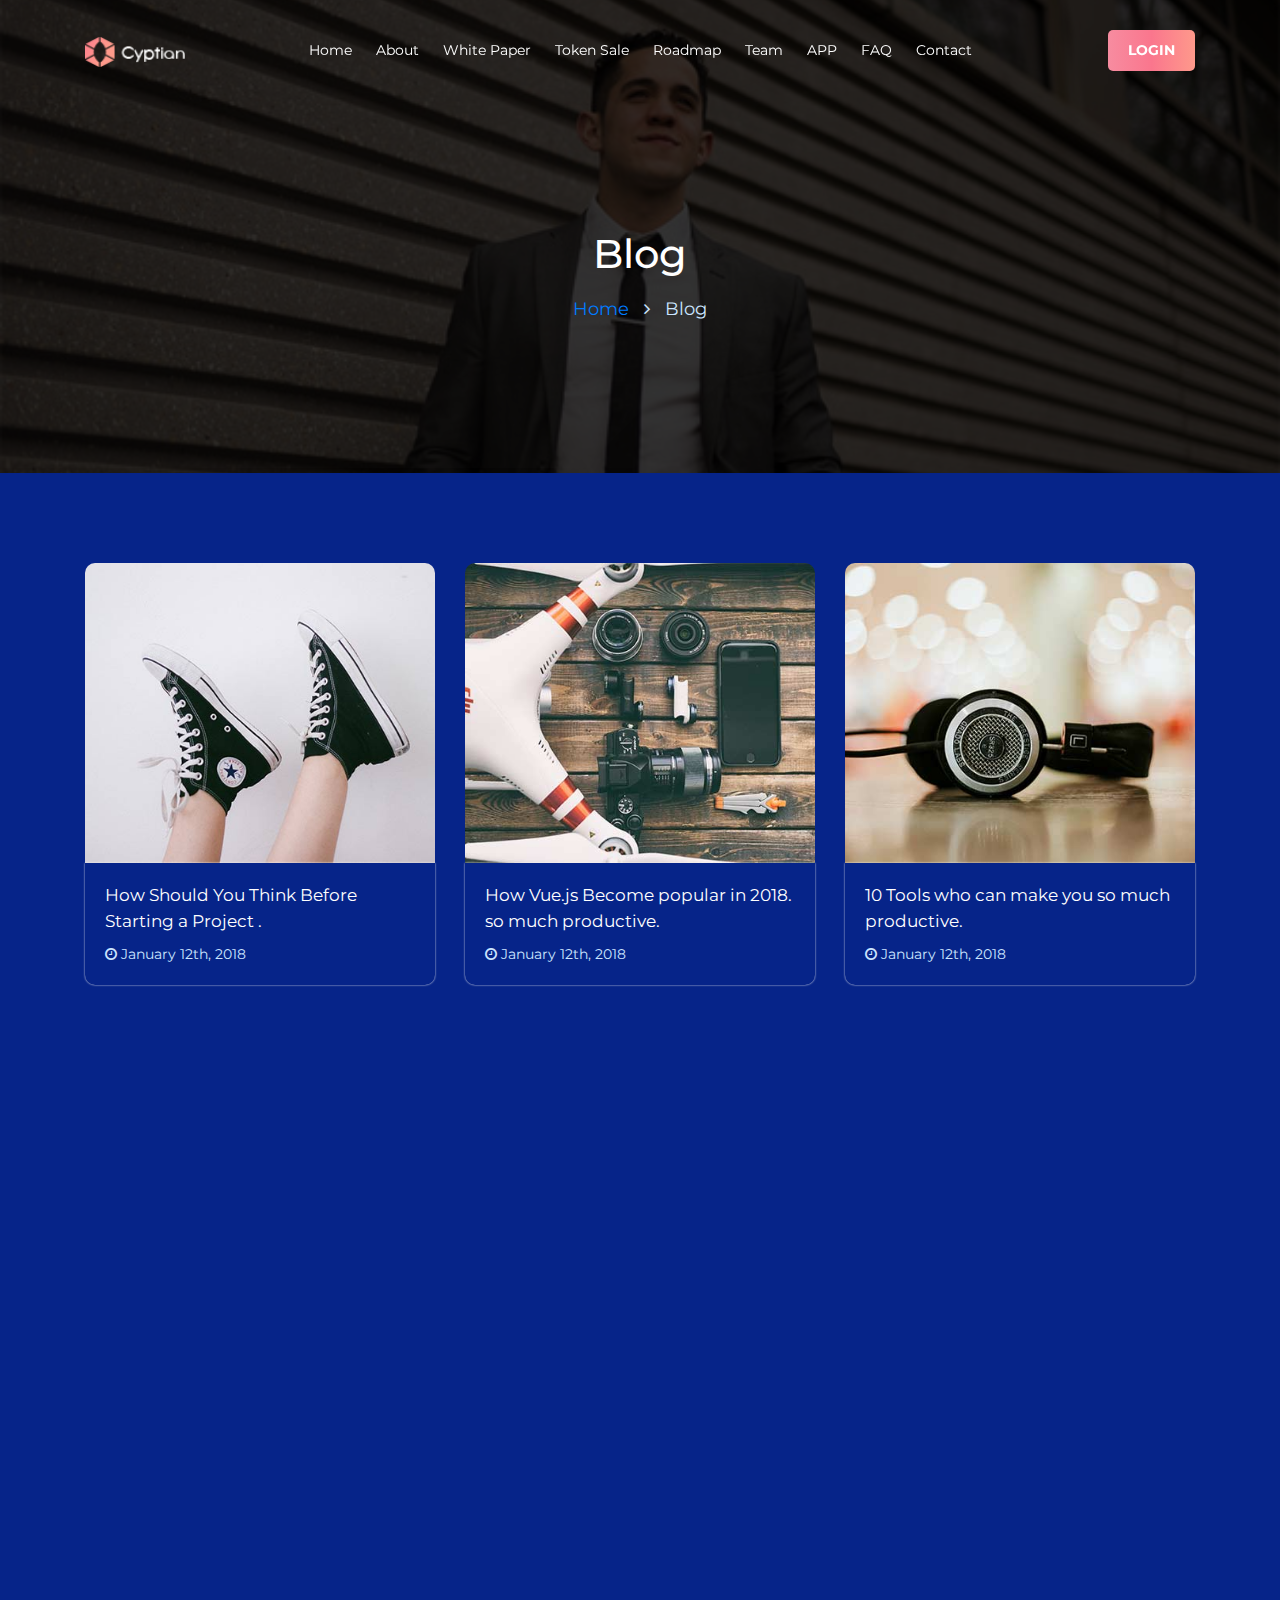
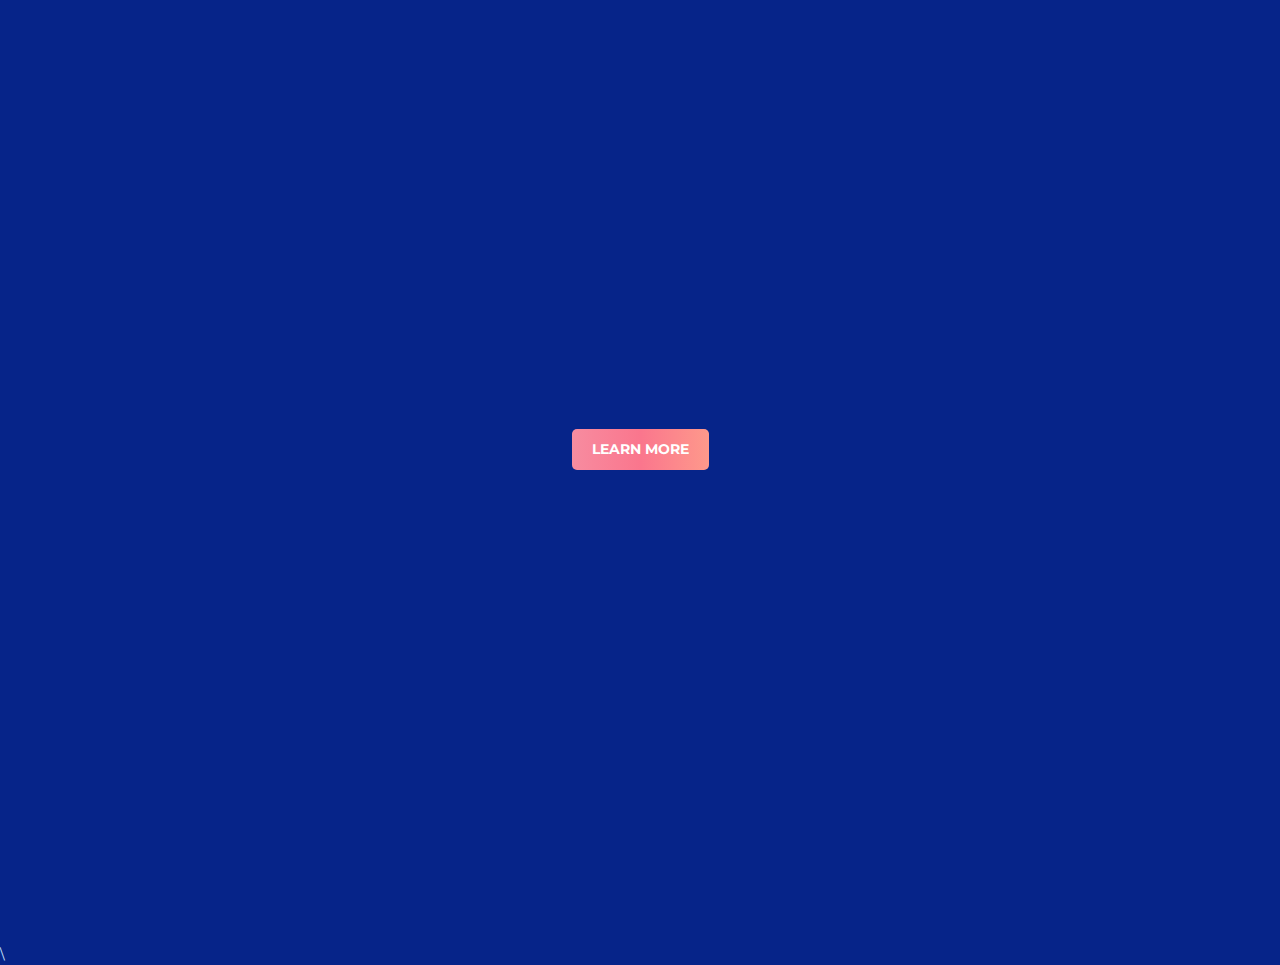
<file: blockchain website/blog.html>
<!doctype html>
<html lang="en">
  <head>
    <title>Cyptian</title>
    <!-- Required meta tags -->
    <meta charset="utf-8">
    <meta name="viewport" content="width=device-width, initial-scale=1, shrink-to-fit=no">

    <!-- carousel CSS -->
    <link rel="stylesheet" href="assets/css/owl.carousel.min.css">
    <!--header icon CSS -->
    <link rel="icon" href="assets/img/fabicon.png">
    <!-- animations CSS -->
    <link rel="stylesheet" href="assets/css/animate.min.css">
    <!-- font-awsome CSS -->
    <link rel="stylesheet" href="assets/css/font-awesome.min.css">
    <!-- Bootstrap CSS -->
    <link rel="stylesheet" href="assets/css/bootstrap.min.css">
    <!-- mobile menu CSS -->
    <link rel="stylesheet" href="assets/css/slicknav.min.css">
    <!--css animation-->
    <link rel="stylesheet" href="assets/css/animation.css">
    <!--css animation-->
    <link rel="stylesheet" href="assets/css/material-design-iconic-font.min.css">
    <!-- style CSS -->
    <link rel="stylesheet" href="style.css">
    <!-- responsive CSS -->
    <link rel="stylesheet" href="assets/css/responsive.css">
  </head>
  <body>
    <!--header area start-->
    <div class="header-area wow fadeInDown header-absolate" id="nav" data-0="position:fixed;" data-top-top="position:fixed;top:0;" data-edge-strategy="set">
        <div class="container">
            <div class="row">
                <div class="col-4 d-block d-lg-none">
                    <div class="mobile-menu"></div>
                </div>
                <div class="col-4 col-lg-2">
                    <div class="logo-area">
                        <a href="#"><img src="assets/img/logo-top.png" alt=""></a>
                    </div>
                </div>
                <div class="col-4 col-lg-8 d-none d-lg-block">
                    <div class="main-menu text-center">
                        <nav>
                            <ul id="slick-nav">
                                <li><a class="scroll" href="#home">home</a>
                                    <ul>
                                        <li><a href="index.html">Version 1</a></li>
                                        <li><a href="index2.html">Version 2</a></li>
                                        <li><a href="blog.html">blog</a></li>
                                        <li><a href="single-blog.html">single blog</a></li>
                                    </ul>
                                </li>
                                <li><a class="scroll" href="#about">About</a>
                                </li>
                                <li><a class="scroll" href="#Paper">White Paper</a></li>
                                <li><a class="scroll" href="#token">Token Sale</a></li>
                                <li><a class="scroll" href="#roadmap">Roadmap</a></li>
                                <li><a class="scroll" href="#team">Team</a></li>
                                <li><a class="scroll" href="#apps">APP</a></li>
                                <li><a class="scroll" href="#faq">FAQ</a></li>
                                <li><a class="scroll" href="#contact">Contact</a></li>
                            </ul>
                        </nav>
                    </div>
                </div>
                <div class="col-4 col-lg-2 text-right">
                    <a href="#" class="logibtn gradient-btn">login</a>
                </div>
                
            </div>
        </div>
    </div>
    <!--header area end-->

    <!--welcome area start-->
    <div class="welcome-area bv wow fadeInUp" id="home">
        <div class="container">
            <div class="row">
                <div class="col-12 text-center">
                    <div class="welcome-header">
                        <h1>blog</h1>
                        <div class="space-10"></div>
                        <a href="index2.html">home</a> <i class="fa fa-angle-right"></i> blog
                    </div>
                </div>
            </div>
        </div>
    </div>
    <!--welcome area end-->

    <!--blog area start-->
    <div class="blog-v wow fadeInUp section-padding" id="blog">
        <div class="container">
            <div class="row">
                <div class="col-12 col-lg-4">
                    <div class="single-blog wow fadeInUp">
                        <div class="single-blog-image blog-bg-1"></div>
                        <div class="single-blog-text">
                            <a href="single-blog.html">How Should You Think Before Starting a Project .</a>
                            <div class="space-10"></div>
                            <small> <i class="fa fa-clock-o"></i> January 12th, 2018</small>
                        </div>
                    </div>
                </div>
                <div class="col-12 col-lg-4">
                    <div class="single-blog wow fadeInUp">
                        <div class="single-blog-image blog-bg-2"></div>
                        <div class="single-blog-text">
                            <a href="single-blog.html">How Vue.js Become popular in 2018. so much productive. </a>
                            <div class="space-10"></div>
                            <small> <i class="fa fa-clock-o"></i> January 12th, 2018</small>
                        </div>
                    </div>
                </div>
                <div class="col-12 col-lg-4">
                    <div class="single-blog wow fadeInUp">
                        <div class="single-blog-image blog-bg-3"></div>
                        <div class="single-blog-text">
                            <a href="single-blog.html">10 Tools who can make you so much productive.</a>
                            <div class="space-10"></div>
                            <small> <i class="fa fa-clock-o"></i> January 12th, 2018</small>
                        </div>
                    </div>
                </div>
            </div>
            <div class="space-30"></div>
            <div class="row">
                <div class="col-12 col-lg-4">
                    <div class="single-blog wow fadeInUp">
                        <div class="single-blog-image blog-bg-4"></div>
                        <div class="single-blog-text">
                            <a href="single-blog.html">Tesla, Reporting Bigger Loss hard work much productive.</a>
                            <div class="space-10"></div>
                            <small> <i class="fa fa-clock-o"></i> January 12th, 2018</small>
                        </div>
                    </div>
                </div>
                <div class="col-12 col-lg-4">
                    <div class="single-blog wow fadeInUp">
                        <div class="single-blog-image blog-bg-5"></div>
                        <div class="single-blog-text">
                            <a href="single-blog.html">Daily Report: Removing Checks much productive. </a>
                            <div class="space-10"></div>
                            <small> <i class="fa fa-clock-o"></i> January 12th, 2018</small>
                        </div>
                    </div>
                </div>
                <div class="col-12 col-lg-4">
                    <div class="single-blog wow fadeInUp">
                        <div class="single-blog-image blog-bg-6"></div>
                        <div class="single-blog-text">
                            <a href="single-blog.html">Hubert L. Dreyfus, Philosopher of the
                            Limits </a>
                            <div class="space-10"></div>
                            <small> <i class="fa fa-clock-o"></i> January 12th, 2018</small>
                        </div>
                    </div>
                </div>
            </div>
            <div class="space-30"></div>
            <div class="row">
                <div class="col-12 col-lg-4">
                    <div class="single-blog wow fadeInUp">
                        <div class="single-blog-image blog-bg-7"></div>
                        <div class="single-blog-text">
                            <a href="single-blog.html">Microsoft Looks to Regain Lost Ground 
                            in the Classroom</a>
                            <div class="space-10"></div>
                            <small> <i class="fa fa-clock-o"></i> January 12th, 2018</small>
                        </div>
                    </div>
                </div>
                <div class="col-12 col-lg-4">
                    <div class="single-blog wow fadeInUp">
                        <div class="single-blog-image blog-bg-8"></div>
                        <div class="single-blog-text">
                            <a href="single-blog.html">Sent to Prison by a Software Program’s
                            Secret Algorithms </a>
                            <div class="space-10"></div>
                            <small> <i class="fa fa-clock-o"></i> January 12th, 2018</small>
                        </div>
                    </div>
                </div>
                <div class="col-12 col-lg-4">
                    <div class="single-blog wow fadeInUp">
                        <div class="single-blog-image blog-bg-9"></div>
                        <div class="single-blog-text">
                            <a href="single-blog.html">Amid Brick-and-Mortar Travails, a 
                            Tipping Point</a>
                            <div class="space-10"></div>
                            <small> <i class="fa fa-clock-o"></i> January 12th, 2018</small>
                        </div>
                    </div>
                </div>
            </div>
            <div class="space-50"></div>
            <div class="blog-blog-btn text-center">
                <a href="#" class="gradient-btn">learn  more</a>
            </div>
        </div>
    </div>
    <!--blog area end-->

    <!--footer area start-->
    <div class="footera-area section-padding wow fadeInDown">
        <div class="container">
            <div class="row">
                <div class="col-12 col-sm-6 col-lg-4">
                    <div class="single-footer">
                        <div class="logo-area footer">
                            <a href="#"><img src="assets/img/logo-top.png" alt=""></a>
                        </div>
                        <div class="space-20"></div>
                        <p>Swimming hundreds of feet beneath the ocean’s surface in many parts of the world are prolific architects called giant larvaceans. </p>
                        <div class="space-10"></div>
                        <p><!-- Link back to Colorlib can't be removed. Template is licensed under CC BY 3.0. -->
Copyright &copy;<script>document.write(new Date().getFullYear());</script> All rights reserved | This template is made with <i class="fa fa-heart-o" aria-hidden="true"></i> by <a href="https://colorlib.com" target="_blank">Colorlib</a>
<!-- Link back to Colorlib can't be removed. Template is licensed under CC BY 3.0. -->
</p>
                    </div>
                </div>
                <div class="col-12 col-sm-6 col-lg-2">
                    <div class="single-footer">
                        <ul>
                            <li><a href="#">About</a></li>
                            <li><a href="#">Token Sale</a></li>
                            <li><a href="#">Roadmap</a></li>
                            <li><a href="#">Contact</a></li>
                        </ul>
                    </div>
                </div>
                <div class="col-6 col-lg-2">
                    <div class="single-footer">
                        <ul>
                            <li><a href="#">White Paper</a></li>
                            <li><a href="#">Team</a></li>
                            <li><a href="#">APP</a></li>
                            <li><a href="#">FAQ</a></li>
                        </ul>
                    </div>
                </div>
                <div class="col-12 col-sm-6 col-lg-4">
                    <div class="single-footer">
                        <p>Subscribe to our Newsletter</p>
                        <div class="space-20"></div>
                        <div class="footer-form">
                            <form action="#">
                                <input type="email" placeholder="Email Address">
                                <a href="" class="gradient-btn subscribe">GO</a>
                            </form>
                        </div>
                    </div>
                </div>
            </div>
        </div>
    </div>
    <!--footer area end-->

    <!-- jquery 2.2.4 js-->
    <script src="assets/js/jquery-2.2.4.min.js"></script>
    <!-- popper js-->
    <script src="assets/js/popper.js"></script>
    <!-- carousel js-->
    <script src="assets/js/owl.carousel.min.js"></script>
    <!-- wow js-->
    <script src="assets/js/wow.min.js"></script>
    <!-- bootstrap js-->
    <script src="assets/js/bootstrap.min.js"></script>\
    <!--skroller js-->
    <script src="assets/js/skrollr.min.js"></script>
    <!--mobile menu js-->
    <script src="assets/js/jquery.slicknav.min.js"></script>
    <!--particle s-->
    <script src="assets/js/particles.min.js"></script>
    <!-- main js-->
    <script src="assets/js/main.js"></script>
  </body>
</html>
</file>
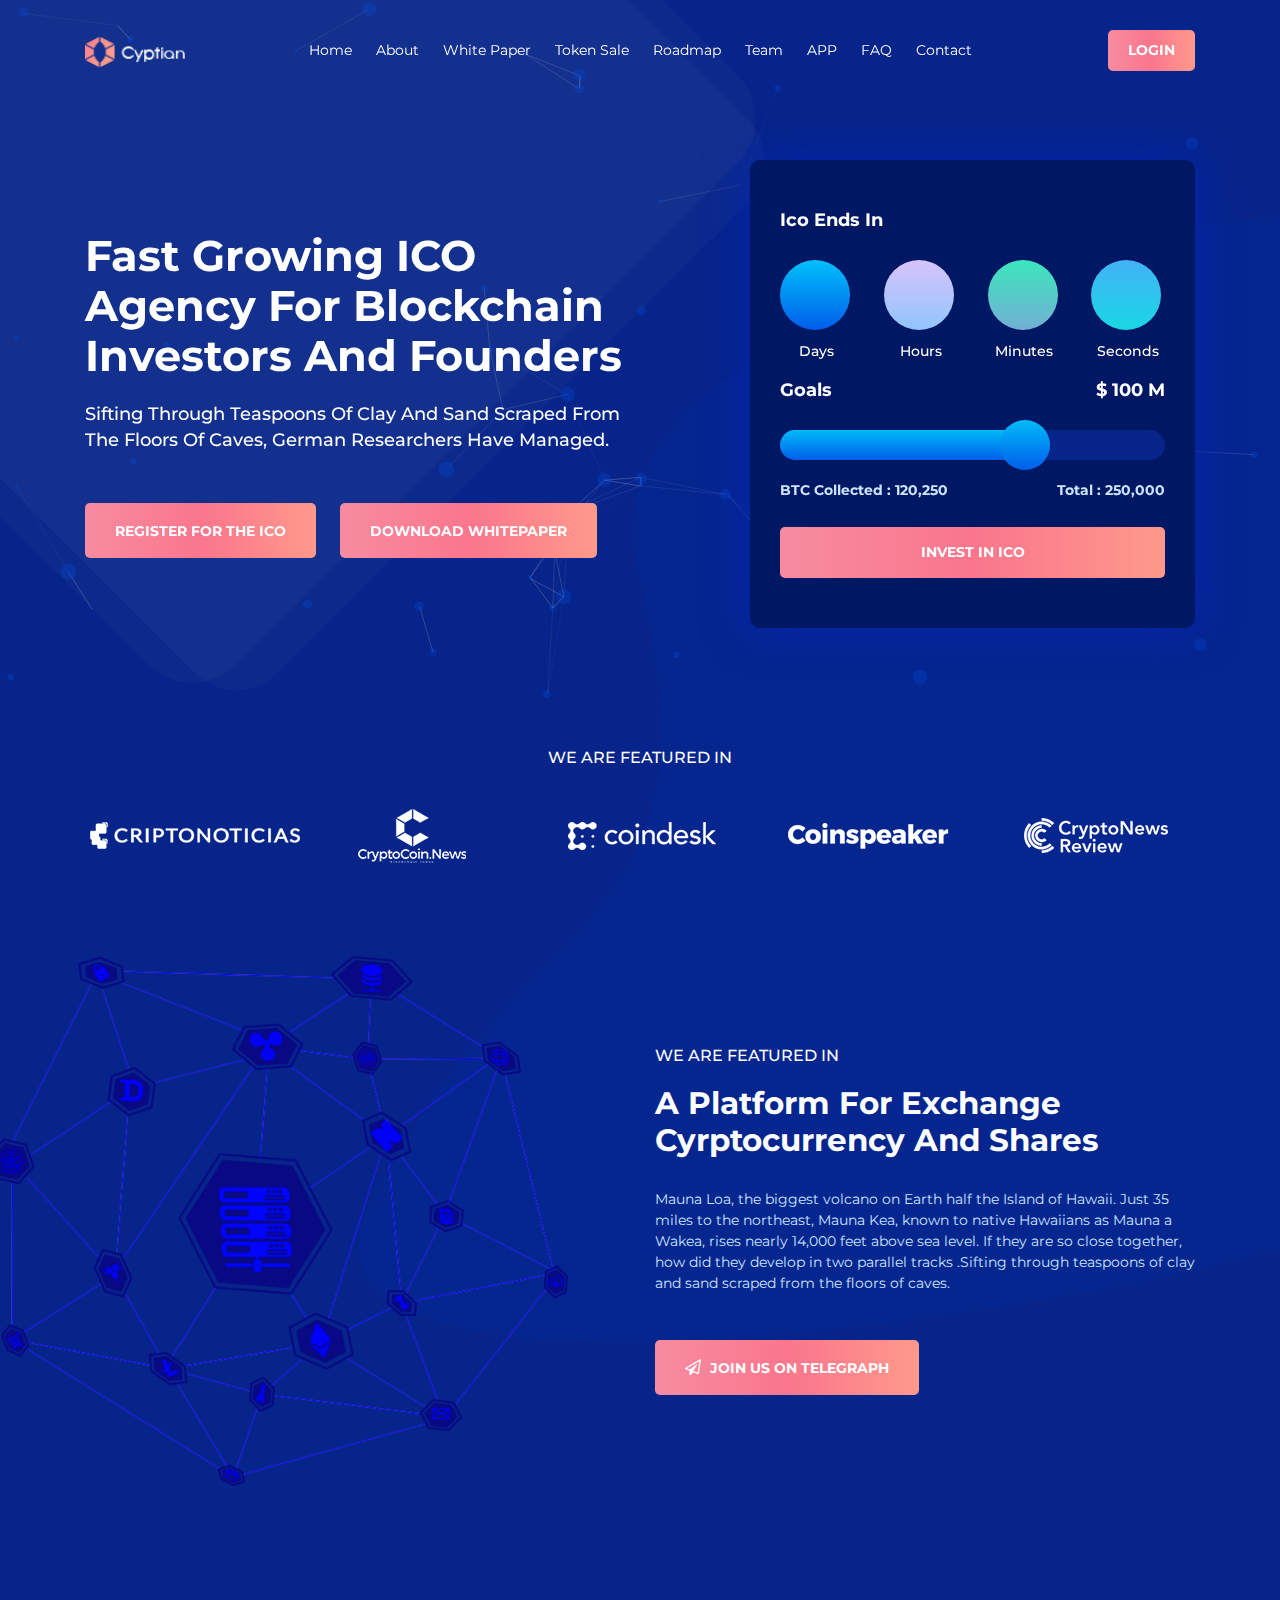
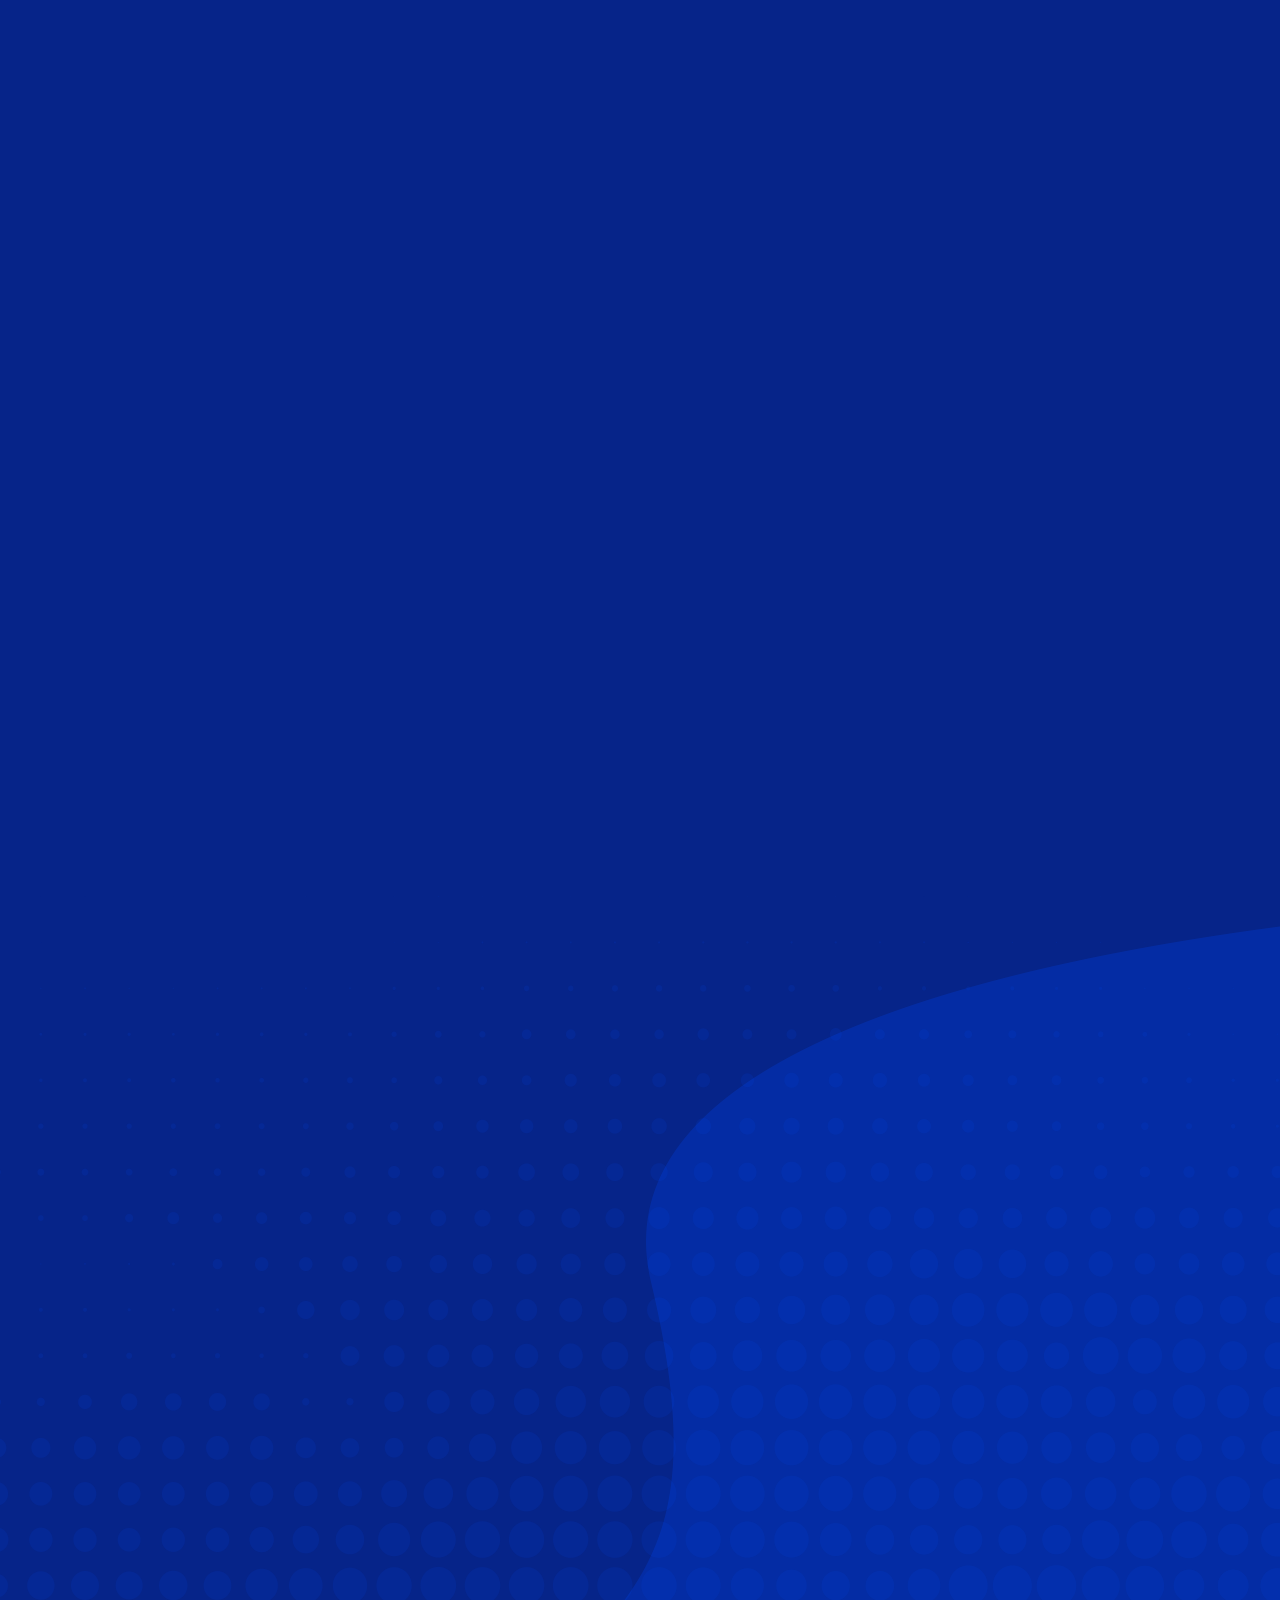
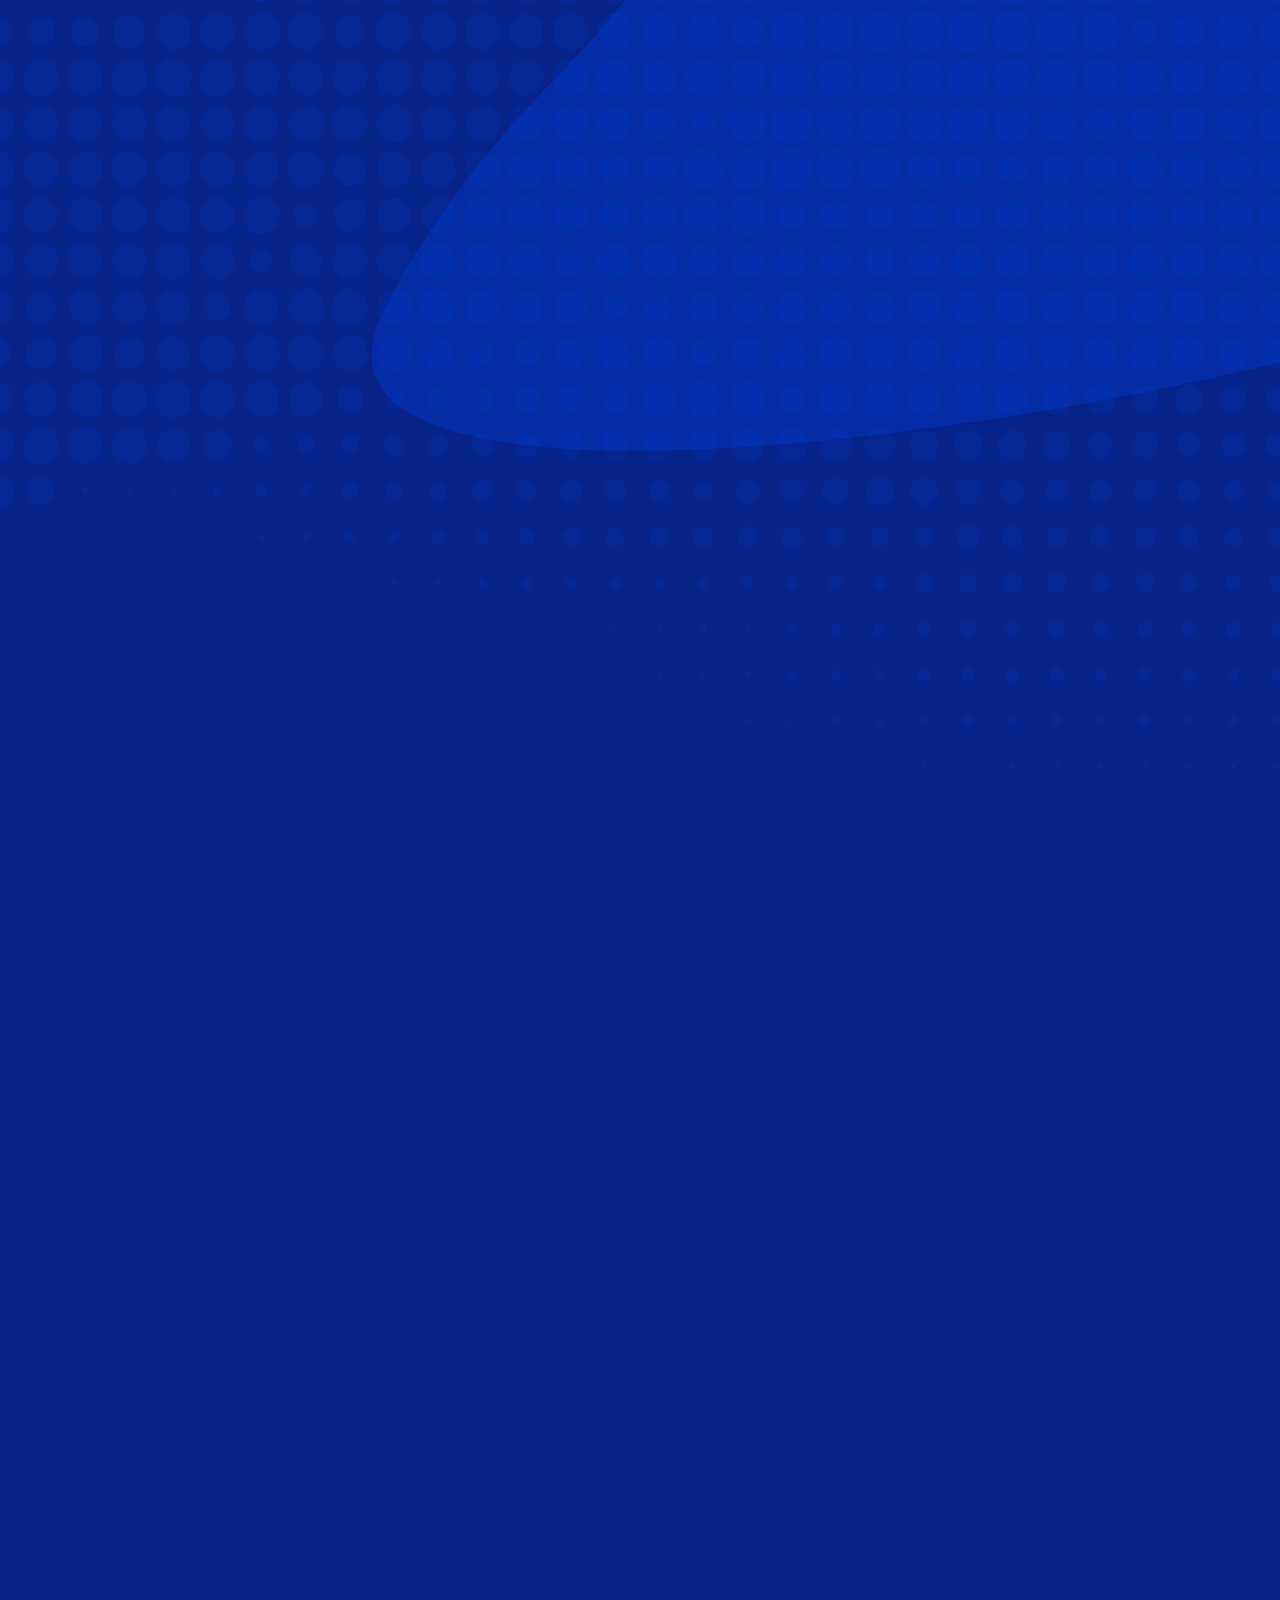
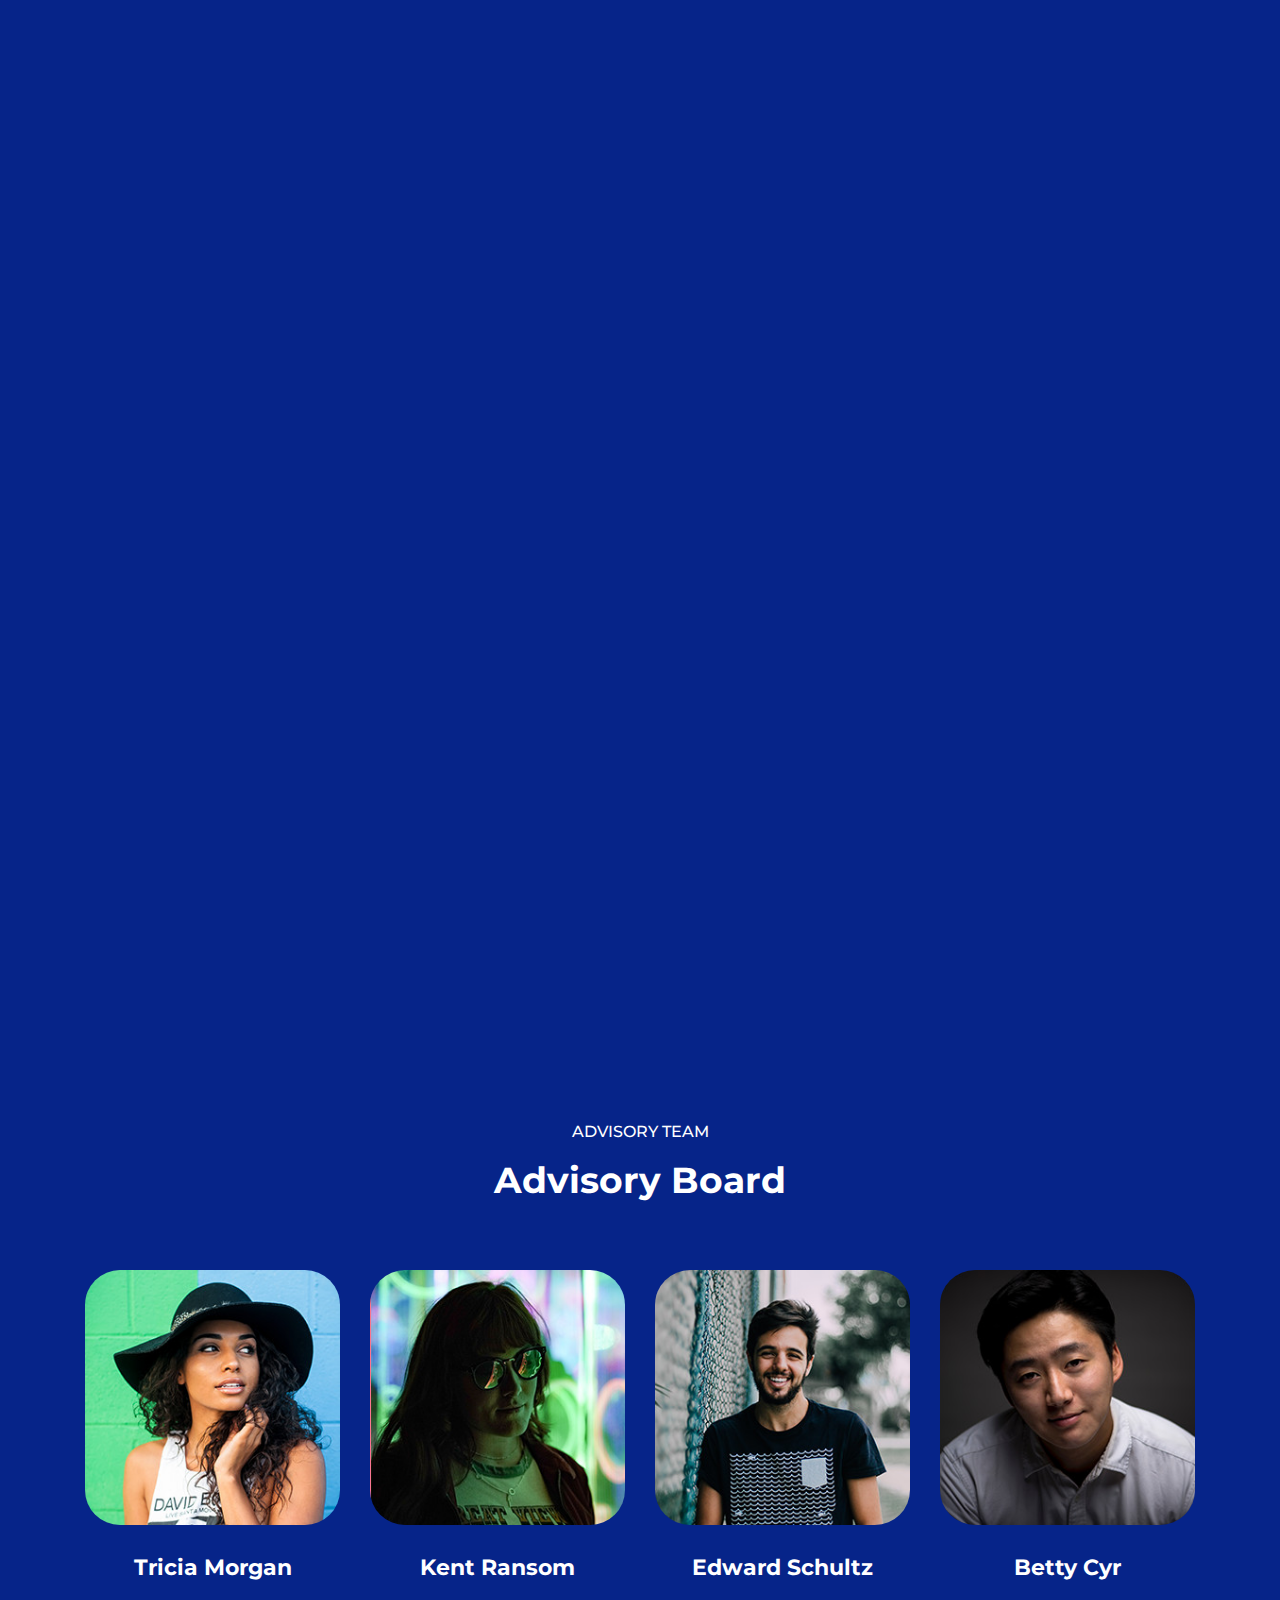
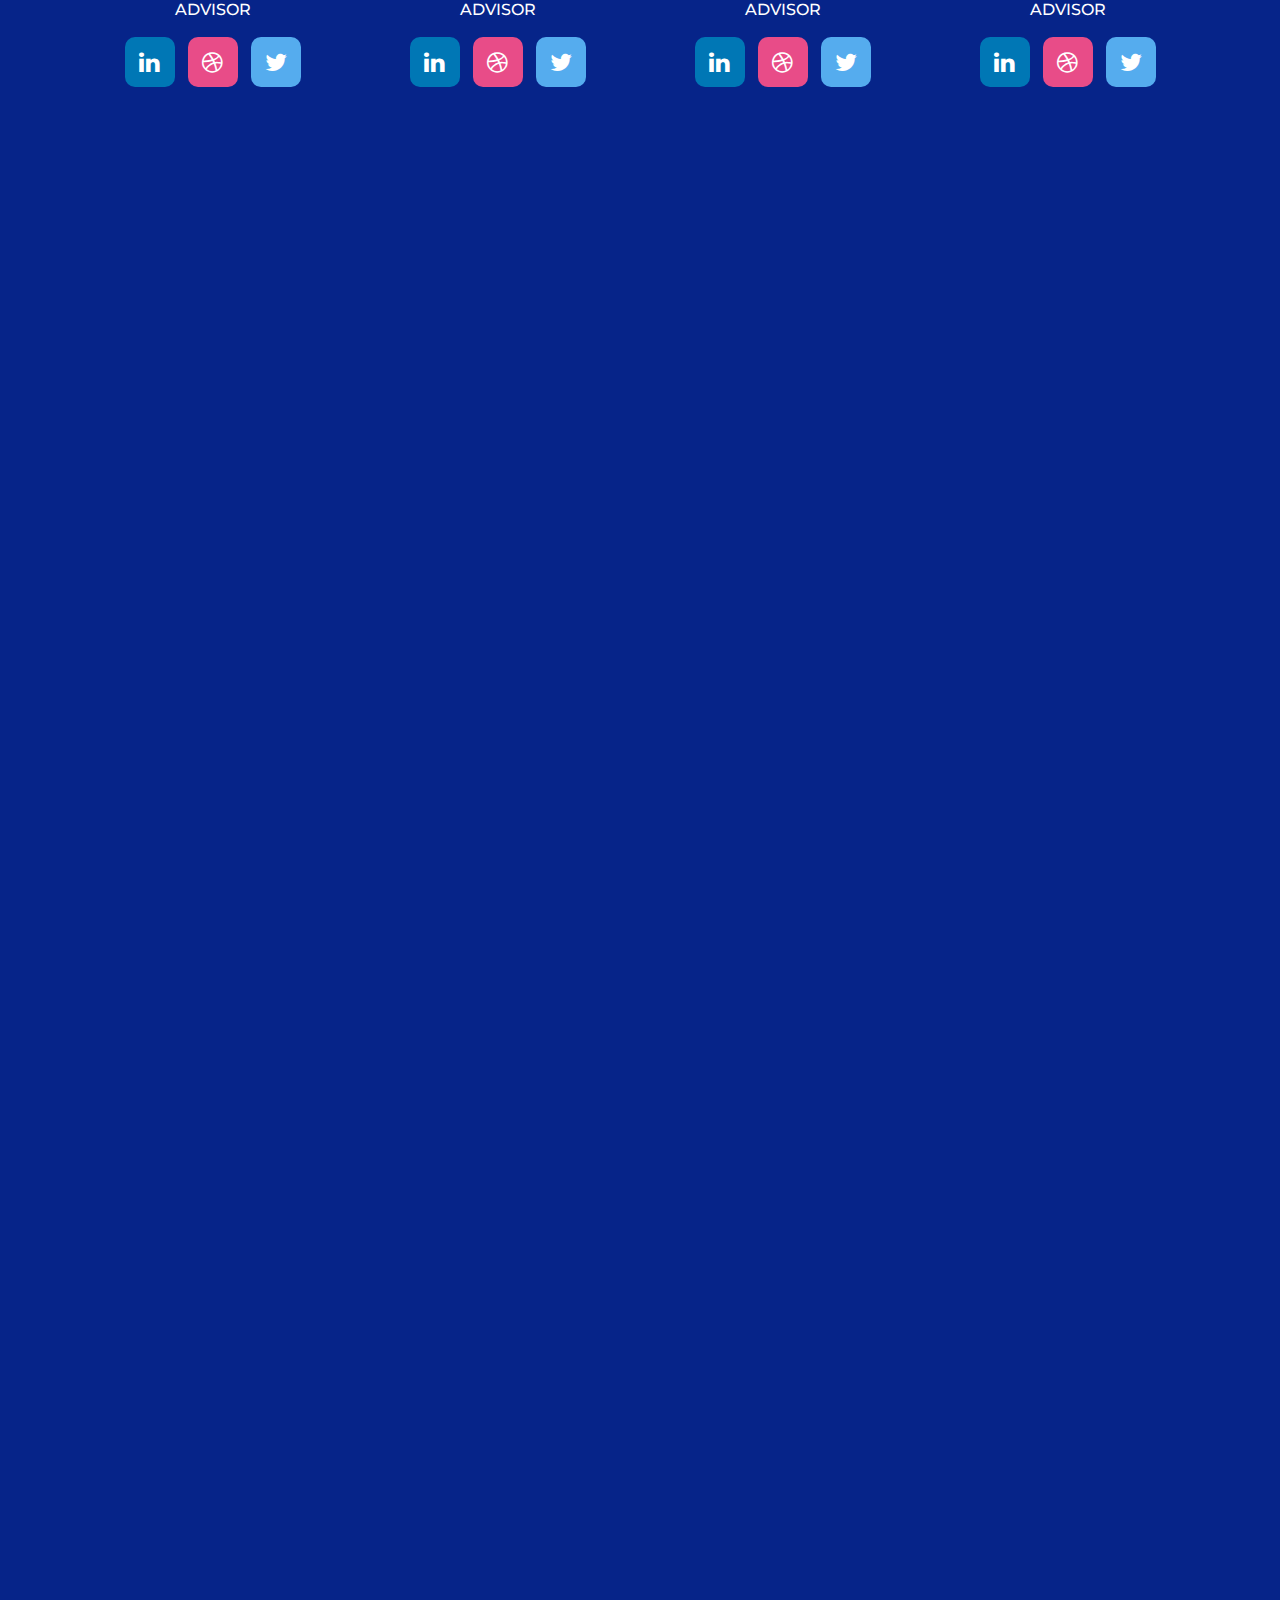
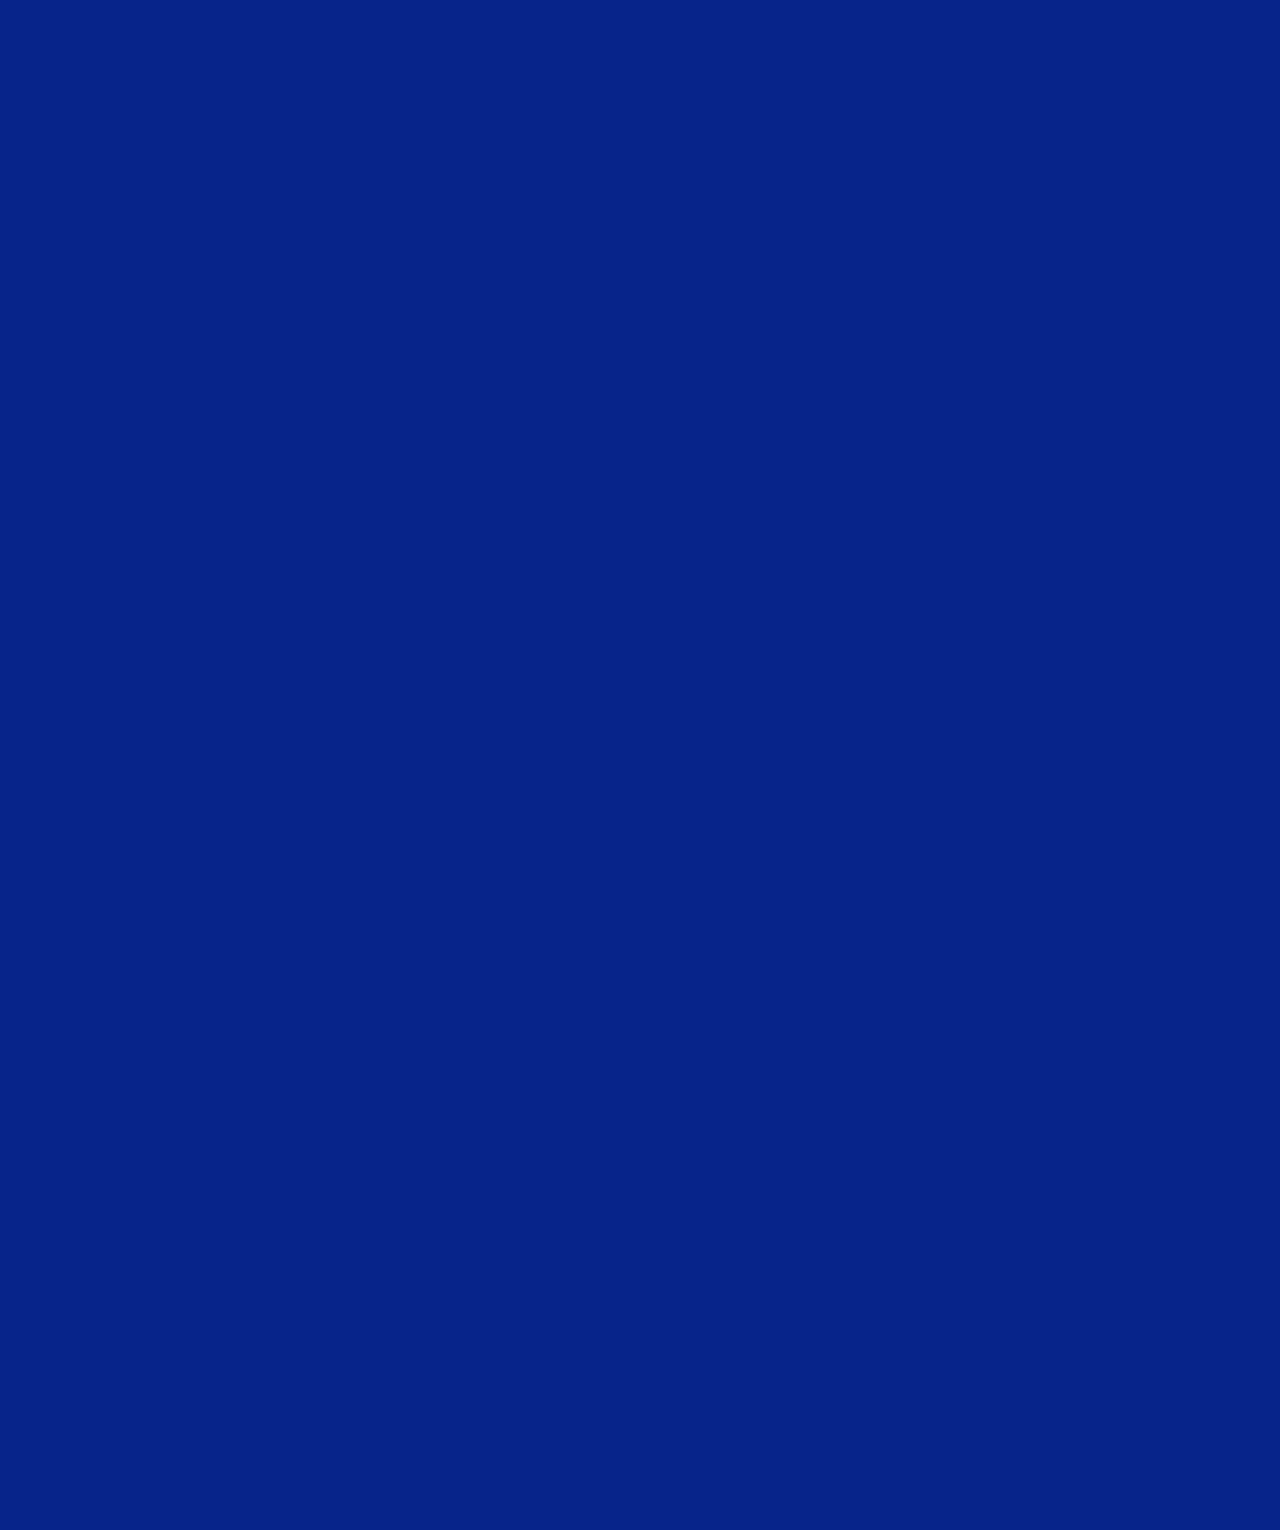
<file: blockchain website/index2.html>
<!doctype html>
<html lang="en">
  <head>
    <title>Cyptian</title>
    <!-- Required meta tags -->
    <meta charset="utf-8">
    <meta name="viewport" content="width=device-width, initial-scale=1, shrink-to-fit=no">

    <!-- carousel CSS -->
    <link rel="stylesheet" href="assets/css/owl.carousel.min.css">
    <!--header icon CSS -->
    <link rel="icon" href="assets/img/fabicon.png">
    <!-- animations CSS -->
    <link rel="stylesheet" href="assets/css/animate.min.css">
    <!-- font-awsome CSS -->
    <link rel="stylesheet" href="assets/css/font-awesome.min.css">
    <!-- Bootstrap CSS -->
    <link rel="stylesheet" href="assets/css/bootstrap.min.css">
    <!-- mobile menu CSS -->
    <link rel="stylesheet" href="assets/css/slicknav.min.css">
    <!--css animation-->
    <link rel="stylesheet" href="assets/css/animation.css">
    <!--css animation-->
    <link rel="stylesheet" href="assets/css/material-design-iconic-font.min.css">
    <!-- style CSS -->
    <link rel="stylesheet" href="style.css">
    <!-- responsive CSS -->
    <link rel="stylesheet" href="assets/css/responsive.css">
  </head>
  <body>
    <!--header area start-->
    <div class="header-area wow fadeInDown header-absolate" id="nav" data-0="position:fixed;" data-top-top="position:fixed;top:0;" data-edge-strategy="set">
        <div class="container">
            <div class="row">
                <div class="col-4 d-block d-lg-none">
                    <div class="mobile-menu"></div>
                </div>
                <div class="col-4 col-lg-2 ">
                    <div class="logo-area">
                        <a href="#"><img src="assets/img/logo-top.png" alt=""></a>
                    </div>
                </div>
                <div class="col-4 col-lg-8 d-none d-lg-block">
                    <div class="main-menu text-center">
                        <nav>
                            <ul id="slick-nav">
                                <li><a class="scroll" href="#home">home</a>
                                    <ul>
                                        <li><a href="index.html">Version 1</a></li>
                                        <li><a href="index2.html">Version 2</a></li>
                                        <li><a href="blog.html">blog</a></li>
                                        <li><a href="single-blog.html">single blog</a></li>
                                    </ul>
                                </li>
                                <li><a class="scroll" href="#about">About</a>
                                </li>
                                <li><a class="scroll" href="#Paper">White Paper</a></li>
                                <li><a class="scroll" href="#token">Token Sale</a></li>
                                <li><a class="scroll" href="#roadmap">Roadmap</a></li>
                                <li><a class="scroll" href="#team">Team</a></li>
                                <li><a class="scroll" href="#apps">APP</a></li>
                                <li><a class="scroll" href="#faq">FAQ</a></li>
                                <li><a class="scroll" href="#contact">Contact</a></li>
                            </ul>
                        </nav>
                    </div>
                </div>
                <div class="col-4 col-lg-2 text-right">
                    <a href="#" class="logibtn gradient-btn">login</a>
                </div>
                
            </div>
        </div>
    </div>
    <!--header area end-->
    
    <!--welcome area start-->
    <div class="welcome-area v2 wow fadeInUp" id="home">
        <div id="particles-js"></div>
        <div class="container">
            <div class="row">
                <div class="col-12 col-lg-6 align-self-center">
                    <div class="welcome-right">
                        <div class="welcome-text">
                             <h1>Fast Growing ICO 
                            Agency for Blockchain
                            Investors and Founders </h1>
                            <h4>Sifting through teaspoons of clay and sand scraped from the 
    floors of caves, German researchers have managed.</h4>
                        </div>
                        <div class="welcome-btn">
                            <a href="#" class="gradient-btn v2 mr-20">Register for the ICO</a>
                            <a href="#" class="gradient-btn v2">Download Whitepaper</a>
                        </div>
                    </div>
                </div>
                <div class="col-12 col-lg-5 offset-1">
                    <div class="v2 welcome-progress">
                        <h4>ico ends in</h4>
                        <div class="progress-time">
                            <div class="row">
                               <div class="col">
                                   <span id="days" class="timeOne"></span>
                                   <h5>days</h5>
                               </div>
                               <div class="col">
                                   <span id="hours" class="timeTwo"></span>
                                   <h5>hours</h5>
                               </div>
                               <div class="col">
                                   <span id="minutes" class="timeTrhee"></span>
                                    <h5>minutes</h5>
                               </div>
                               <div class="col">
                                   <span id="seconds" class="timeFour"></span>
                                   <h5>seconds</h5>
                               </div>
                           </div>
                        </div>
                        <div class="space-10"></div>
                        <div class="prgress-bar">
                            <div class="row">
                                <div class="col">
                                    <div class="single-prgress-w">
                                        <p>goals</p>
                                    </div>
                                </div>
                                <div class="col">
                                    <div class="single-prgress-w text-right">
                                        <p>$ 100 m</p>
                                    </div>
                                </div>
                            </div>
                            <div class="progress v2">
                                <div class="progress-bar" role="progressbar" aria-valuenow="70" aria-valuemin="0" aria-valuemax="100" style="width:70%">
                                  <span class="sr-only">70% Complete</span>
                                </div>
                            </div>
                            <div class="row">
                                <div class="col">
                                    <div class="single-prgress-b">
                                        <p>BTC Collected : 120,250</p>
                                    </div>
                                </div>
                                <div class="col">
                                    <div class="single-prgress-b text-right">
                                        <p>Total : 250,000</p>
                                    </div>
                                </div>
                            </div>
                        </div>
                        <div class="space-10"></div>
                        <a href="#" class="gradient-btn">Invest in ico</a>
                    </div>
                </div>
            </div>
        </div>
    </div>
    <!--welcome area end-->

    <!--about area start-->
    <div class="about-area wow fadeInUp v2" id="about">
        <div class="space-30"></div>
        <div class="container">
            <div class="row">
                <div class="col-12 text-center">
                    <div class="heading">
                        <h5>We are featured in</h5>
                    </div>
                    <div class="space-30"></div>
                </div>
            </div>
            <div class="row">
                <div class="col-lg-12">
                    <div class="logo-carousel owl-carousel text-center">
                        <div class="single-logo-wrapper">
                            <div class="single-item">
                                <img src="assets/img/c-logo-1.png" alt="">
                            </div>
                        </div>
                        <div class="single-logo-wrapper">
                            <div class="single-item">
                                <img src="assets/img/c-logo-2.png" alt="">
                            </div>
                        </div>
                        <div class="single-logo-wrapper">
                            <div class="single-item">
                                <img src="assets/img/c-logo-3.png" alt="">
                            </div>
                        </div>
                        <div class="single-logo-wrapper">
                            <div class="single-item">
                                <img src="assets/img/c-logo-4.png" alt="">
                            </div>
                        </div>
                        <div class="single-logo-wrapper">
                            <div class="single-item">
                                <img src="assets/img/c-logo-5.png" alt="">
                            </div>
                        </div>
                        <div class="single-logo-wrapper">
                            <div class="single-item">
                                <img src="assets/img/c-logo-3.png" alt="">
                            </div>
                        </div>
                        <div class="single-logo-wrapper">
                            <div class="single-item">
                                <img src="assets/img/c-logo-2.png" alt="">
                            </div>
                        </div>
                        <div class="single-logo-wrapper">
                            <div class="single-item">
                                <img src="assets/img/c-logo-5.png" alt="">
                            </div>
                        </div>
                    </div>
                </div>
            </div>
            <div class="space-90"></div>
            <div class="row">
                <div class="col-12 col-md-6">
                    <div class="about-mid-img">
                        <img src="assets/img/about-left.png" alt="">
                    </div>
                </div>
                <div class="col-12 col-md-6 align-self-center">
                    <div class="heading">
                        <h5>We are featured in</h5>
                    </div>
                    <div class="about-mid-text">
                        <h1>A Platform for Exchange 
                        Cyrptocurrency and shares</h1>
                        <div class="space-10"></div>
                        <p>Mauna Loa, the biggest volcano on Earth  half the Island of Hawaii. Just 35 miles to the northeast, Mauna Kea, known to native Hawaiians as Mauna a Wakea, rises nearly 14,000 feet above sea level.  If they are so close together, how did they develop in two parallel tracks .Sifting through teaspoons of clay and sand scraped from the floors of caves.</p>
                    </div>
                    <div class="space-30"></div>
                    <a href="#" class="gradient-btn v2 about-btn"> <i class="fa fa-send-o"></i> join us on telegraph</a>
                </div>
            </div>
        </div>
        <div class="space-90"></div>
    </div>
    <!--about area end-->

    <!--single about area start-->
    <div class="single-about-area wow fadeInUp">
        <div class="container">
            <div class="row">
                <div class="col-lg-4">
                    <a href="#" class="single-about">
                        <div class="single-about-img">
                            <img src="assets/img/about-icon-1.png" alt="">
                        </div>
                        <div class="single-about-text">
                            <h4>Exciting Opportunity</h4>
                            <p>The recording starts with the patter of a summer squall. Later, a drifting tone like that of a not quite tuned in radio station rises and for a while drowns</p>
                        </div>
                    </a>
                </div>
                <div class="col-lg-4">
                    <a href="#" class="single-about">
                        <div class="single-about-img">
                            <img src="assets/img/about-icon-2.png" alt="">
                        </div>
                        <div class="single-about-text">
                            <h4>Vetted ICO Marketplace</h4>
                            <p>The recording starts with the patter of a summer squall. Later, a drifting tone like that of a not quite tuned in radio station rises and for a while drowns</p>
                        </div>
                    </a>
                </div>
                <div class="col-lg-4">
                    <a href="#" class="single-about">
                        <div class="single-about-img">
                            <img src="assets/img/about-icon-3.png" alt="">
                        </div>
                        <div class="single-about-text">
                            <h4>Diverse Profit Ways</h4>
                            <p>The recording starts with the patter of a summer squall. Later, a drifting tone like that of a not quite tuned in radio station rises and for a while drowns</p>
                        </div>
                    </a>
                </div>
            </div>
        </div>
    </div>
    <!--single about area end-->

    <!--Documentation area start-->
    <div class="section-padding wow fadeInUp documentation-area" id="Paper">
        <div class="container">
            <div class="row">
                <div class="col-12 text-center">
                    <div class="heading">
                        <h5>Whitepaper</h5>
                        <div class="space-10"></div>
                        <h1>Download Documentation</h1>
                    </div>
                    <div class="space-60"></div>
                </div>
            </div>
            <div class="row text-center">
                <div class="col-6 col-lg">
                    <div class="single-document">
                        <div class="document-flag">
                            <img src="assets/img/flag-1.png" alt="">
                        </div>
                        <button class="single-document-text">
                            <span>English</span>
                        </button>
                    </div>
                </div>
                <div class="col-6 col-lg">
                    <div class="single-document">
                        <div class="document-flag">
                            <img src="assets/img/flag-2.png" alt="">
                        </div>
                        <button class="single-document-text">
                            <span>Spanish</span>
                        </button>
                    </div>
                </div>
                <div class="col-6 col-lg">
                    <div class="single-document">
                        <div class="document-flag">
                            <img src="assets/img/flag-3.png" alt="">
                        </div>
                        <button class="single-document-text">
                            <span>Russian</span>
                        </button>
                    </div>
                </div>
                <div class="col-6 col-lg">
                    <div class="single-document">
                        <div class="document-flag">
                            <img src="assets/img/flag-4.png" alt="">
                        </div>
                        <button class="single-document-text">
                            <span>Arabic</span>
                        </button>
                    </div>
                </div>
                <div class="col-6 col-lg">
                    <div class="single-document">
                        <div class="document-flag">
                            <img src="assets/img/flag-5.png" alt="">
                        </div>
                        <button class="single-document-text">
                            <span>Portuguese</span>
                        </button>
                    </div>
                </div>
            </div>
        </div>
    </div>
    <!--Documentation area end-->
    
    <!--distibution-bg start-->
    <div class="distibution-bg v2"> 
        <!---distibution area start-->
        <div class="distibution wow fadeInUp" id="token">
            <div class="container">
                <div class="row">
                    <div class="col-12 text-center">
                    <div class="heading">
                        <h5>Token Distribution</h5>
                        <div class="space-10"></div>
                        <h1>initial distibution</h1>
                    </div>
                    <div class="space-60"></div>
                </div>
                </div>
                <div class="row">
                    
                    <div class="col-6 text-right">
                        <div class="distibution-svg distibution-svg-1">
                            <img src="assets/img/token-top.png" alt="">
                        </div>
                    </div>
                    <div class="col-6">
                        <div class="distibution-d item-1">
                            <ul>
                                <li class="distibution-list-1"><span>15% </span>Build Up Team</li>
                                <li class="distibution-list-2"><span>50% </span>ICO Investors</li>
                                <li class="distibution-list-3"><span>25% </span>Branding & Marketing</li>
                                <li class="distibution-list-4"><span>10% </span>Bounty </li>
                            </ul>
                        </div>
                    </div>
                </div>
                <div class="space-90"></div>
                <div class="row">
                    <div class="col-12 text-center">
                    <div class="heading">
                        <h5>Sale breakdown</h5>
                        <div class="space-10"></div>
                        <h1>Token Sales Contribution</h1>
                    </div>
                    <div class="space-90"></div>
                </div>
                </div>
                <div class="row">
                    <div class="col-2 text-right">
                        <div class="distibution-d distibution-d-2">
                            <ul>
                                <li class="distibution-list-5"><span>40% </span>HR & Development</li>
                                <li class="distibution-list-6"><span>30% </span>Branding & Markting</li>
                                <li class="distibution-list-7"><span>20% </span>Posiblle Buyout</li>
                                <li class="distibution-list-8"><span>10% </span>Legal Advisory </li>
                            </ul>
                        </div>
                    </div>
                    <div class="col-10">
                        <div class="distibution-svg distibution-svg-2">
                            <img src="assets/img/token-bottom.png" alt="">
                        </div>
                    </div>
                </div>
            </div>
            <div class="space-90"></div>
        </div>
        <!---distibution area end-->
    </div>
    <!--distibution-bg end-->

    <!--roadmap area start-->
    <div class="roadmap-area section-padding wow fadeInUp" id="roadmap">
        <div class="container">
            <div class="row">
                <div class="col-12 text-center">
                    <div class="heading">
                        <h5>history Timeline</h5>
                        <div class="space-10"></div>
                        <h1>Development Roadmap</h1>
                    </div>
                    <div class="space-60 d-none d-sm-block"></div>
                </div>
            </div>
        </div>
        <div class="container">
            <div class="roadmap-carousel owl-carousel">
                <div class="roadmap-item">
                    <div class="single-roadmap text-center road-left">
                        <div class="single-roadmap-img">
                            <img src="assets/img/roadmap-1.png" alt="">
                        </div>
                        <div class="space-30"></div>
                        <div class="roadmap-text">
                            <p>01.03.2017</p>
                            <div class="space-10"></div>
                            <h5>Concept and whitepaper</h5>
                            <p>The recording starts with the patter of a summer squall. Later, a drifting tone like that of a in token.</p>
                        </div>
                    </div>
                </div>
                <div class="roadmap-item align-self-center">
                    <div class="single-roadmap road-right">
                        <div class="row">
                            <div class="col-5 align-self-center">
                                <div class="single-roadmap-img">
                                    <img src="assets/img/roadmap-2.png" alt="">
                                </div>
                            </div>
                            <div class="col-7">
                                <div class="roadmap-text">
                                    <p>21.06 .2017</p>
                                    <h5>Recruitment of Our team</h5>
                                    <p>The recording starts with the patter of a summer squall. Later, a drifting tone like that of a in token.</p>
                                </div>
                            </div>
                        </div>
                    </div>
                </div>
                <div class="roadmap-item">
                    <div class="single-roadmap text-center road-left">
                        <div class="single-roadmap-img">
                            <img src="assets/img/roadmap-4.png" alt="">
                        </div>
                        <div class="space-30"></div>
                        <div class="roadmap-text">
                            <p>31.08.2017</p>
                            <div class="space-10"></div>
                            <h5>Core Development</h5>
                            <p>The recording starts with the patter of a summer squall. Later, a drifting tone like that of a in token.</p>
                        </div>
                    </div>
                </div>
                <div class="roadmap-item align-self-center">
                    <div class="single-roadmap road-right">
                        <div class="row">
                            <div class="col-5 align-self-center">
                                <div class="single-roadmap-img">
                                    <img src="assets/img/roadmap-5.png" alt="">
                                </div>
                        
                            </div>
                            <div class="col-7">
                                <div class="roadmap-text">
                                    <p>31.11.2017</p>
                                    <h5>Main Development</h5>
                                    <p>The recording starts with the patter of a summer squall. Later, a drifting tone like that of a in token.</p>
                                </div>
                            </div>
                        </div>
                    </div>
                </div>
                <div class="roadmap-item">
                    <div class="single-roadmap text-center road-left">
                        <div class="single-roadmap-img">
                            <img src="assets/img/roadmap-4.png" alt="">
                        </div>
                        <div class="space-30"></div>
                        <div class="roadmap-text">
                            <p>31.08.2017</p>
                            <div class="space-10"></div>
                            <h5>Core Development</h5>
                            <p>The recording starts with the patter of a summer squall. Later, a drifting tone like that of a in token.</p>
                        </div>
                    </div>
                </div>
                <div class="roadmap-item align-self-center">
                    <div class="single-roadmap road-right">
                        <div class="row">
                            <div class="col-5 align-self-center">
                                <div class="single-roadmap-img">
                                    <img src="assets/img/roadmap-5.png" alt="">
                                </div>
                        
                            </div>
                            <div class="col-7">
                                <div class="roadmap-text">
                                    <p>31.11.2017</p>
                                    <h5>Main Development</h5>
                                    <p>The recording starts with the patter of a summer squall. Later, a drifting tone like that of a in token.</p>
                                </div>
                            </div>
                        </div>
                    </div>
                </div>
            </div>
        </div>
    </div>
    <!--roadmap area end-->

    <!--team-bg-->
    <div class="team-bg">
        <!--team area start-->
        <div class="team-area wow fadeInUp section-padding" id="team">
            <div class="container">
                <div class="row">
                    <div class="col-12 text-center">
                        <div class="heading">
                            <h5>core team</h5>
                            <div class="space-10"></div>
                            <h1>Our Superman</h1>
                        </div>
                        <div class="space-60"></div>
                    </div>
                </div>
                <div class="row text-center">
                    <div class="col-12 col-md-6 col-lg-3">
                        <div class="single-team">
                            <div class="single-team-img">
                                <img src="assets/img/superman-1.jpg" alt="">
                            </div>
                            <div class="space-30"></div>
                            <div class="single-team-content">
                                <h3>William Delisle</h3>
                                <div class="space-10"></div>
                                <h6>FOUNDER & CEO</h6>
                            </div>
                            <div class="space-10"></div>
                            <div class="single-team-social">
                                <ul>
                                    <li><a class="ico-1" href="#"><i class="fa fa-linkedin"></i></a></li>
                                    <li><a class="ico-2" href="#"><i class="fa fa-dribbble"></i></a></li>
                                    <li><a class="ico-3" href="#"><i class="fa fa-twitter "></i></a></li>
                                </ul>
                            </div>
                        </div>
                    </div>
                    <div class="col-12 col-md-6 col-lg-3">
                        <div class="single-team">
                            <div class="single-team-img">
                                <img src="assets/img/superman-2.jpg" alt="">
                            </div>
                            <div class="space-30"></div>
                            <div class="single-team-content">
                                <h3>Julius Book</h3>
                                <div class="space-10"></div>
                                <h6>SOFTWARE ENGINEER</h6>
                            </div>
                            <div class="space-10"></div>
                            <div class="single-team-social">
                                <ul>
                                    <li><a class="ico-1" href="#"><i class="fa fa-linkedin"></i></a></li>
                                    <li><a class="ico-2" href="#"><i class="fa fa-dribbble"></i></a></li>
                                    <li><a class="ico-3" href="#"><i class="fa fa-twitter "></i></a></li>
                                </ul>
                            </div>
                        </div>
                    </div>
                    <div class="col-12 col-md-6 col-lg-3">
                        <div class="single-team">
                            <div class="single-team-img">
                                <img src="assets/img/superman-6.jpg" alt="">
                            </div>
                            <div class="space-30"></div>
                            <div class="single-team-content">
                                <h3>Jessica Blair</h3>
                                <div class="space-10"></div>
                                <h6>MARKETING ANALYST</h6>
                            </div>
                            <div class="space-10"></div>
                            <div class="single-team-social">
                                <ul>
                                    <li><a class="ico-1" href="#"><i class="fa fa-linkedin"></i></a></li>
                                    <li><a class="ico-2" href="#"><i class="fa fa-dribbble"></i></a></li>
                                    <li><a class="ico-3" href="#"><i class="fa fa-twitter "></i></a></li>
                                </ul>
                            </div>
                        </div>
                    </div>
                    <div class="col-12 col-md-6 col-lg-3">
                        <div class="single-team">
                            <div class="single-team-img">
                                <img src="assets/img/superman-7.jpg" alt="">
                            </div>
                            <div class="space-30"></div>
                            <div class="single-team-content">
                                <h3>Nancy Burns</h3>
                                <div class="space-10"></div>
                                <h6>Head of Design</h6>
                            </div>
                            <div class="space-10"></div>
                            <div class="single-team-social">
                                <ul>
                                    <li><a class="ico-1" href="#"><i class="fa fa-linkedin"></i></a></li>
                                    <li><a class="ico-2" href="#"><i class="fa fa-dribbble"></i></a></li>
                                    <li><a class="ico-3" href="#"><i class="fa fa-twitter "></i></a></li>
                                </ul>
                            </div>
                        </div>
                    </div>
                </div>
            </div>
        </div>
        <div class="team-area team small">
            <div class="container">
                <div class="row">
                    <div class="col-12 text-center">
                        <div class="heading">
                            <h5>Advisory  team</h5>
                            <div class="space-10"></div>
                            <h1>Advisory Board</h1>
                        </div>
                        <div class="space-60"></div>
                    </div>
                </div>
                <div class="row text-center">
                    <div class="col-12 col-md-6 col-lg-3">
                        <div class="single-team">
                            <div class="single-team-img">
                                <img src="assets/img/superman-4.jpg" alt="">
                            </div>
                            <div class="space-30"></div>
                            <div class="single-team-content">
                                <h3>Tricia Morgan</h3>
                                <div class="space-10"></div>
                                <h6>ADVISOR</h6>
                            </div>
                            <div class="space-10"></div>
                            <div class="single-team-social">
                                <ul>
                                    <li><a class="ico-1" href="#"><i class="fa fa-linkedin"></i></a></li>
                                    <li><a class="ico-2" href="#"><i class="fa fa-dribbble"></i></a></li>
                                    <li><a class="ico-3" href="#"><i class="fa fa-twitter "></i></a></li>
                                </ul>
                            </div>
                        </div>
                    </div>
                    <div class="col-12 col-md-6 col-lg-3">
                        <div class="single-team">
                            <div class="single-team-img">
                                <img src="assets/img/superman-5.jpg" alt="">
                            </div>
                            <div class="space-30"></div>
                            <div class="single-team-content">
                                <h3>Kent Ransom</h3>
                                <div class="space-10"></div>
                                <h6>ADVISOR</h6>
                            </div>
                            <div class="space-10"></div>
                            <div class="single-team-social">
                                <ul>
                                    <li><a class="ico-1" href="#"><i class="fa fa-linkedin"></i></a></li>
                                    <li><a class="ico-2" href="#"><i class="fa fa-dribbble"></i></a></li>
                                    <li><a class="ico-3" href="#"><i class="fa fa-twitter "></i></a></li>
                                </ul>
                            </div>
                        </div>
                    </div>
                    <div class="col-12 col-md-6 col-lg-3">
                        <div class="single-team">
                            <div class="single-team-img">
                                <img src="assets/img/superman-6.jpg" alt="">
                            </div>
                            <div class="space-30"></div>
                            <div class="single-team-content">
                                <h3>Edward Schultz</h3>
                                <div class="space-10"></div>
                                <h6>ADVISOR</h6>
                            </div>
                            <div class="space-10"></div>
                            <div class="single-team-social">
                                <ul>
                                    <li><a class="ico-1" href="#"><i class="fa fa-linkedin"></i></a></li>
                                    <li><a class="ico-2" href="#"><i class="fa fa-dribbble"></i></a></li>
                                    <li><a class="ico-3" href="#"><i class="fa fa-twitter "></i></a></li>
                                </ul>
                            </div>
                        </div>
                    </div>
                    <div class="col-12 col-md-6 col-lg-3">
                        <div class="single-team">
                            <div class="single-team-img">
                                <img src="assets/img/superman-7.jpg" alt="">
                            </div>
                            <div class="space-30"></div>
                            <div class="single-team-content">
                                <h3>Betty Cyr</h3>
                                <div class="space-10"></div>
                                <h6>ADVISOR</h6>
                            </div>
                            <div class="space-10"></div>
                            <div class="single-team-social">
                                <ul>
                                    <li><a class="ico-1" href="#"><i class="fa fa-linkedin"></i></a></li>
                                    <li><a class="ico-2" href="#"><i class="fa fa-dribbble"></i></a></li>
                                    <li><a class="ico-3" href="#"><i class="fa fa-twitter "></i></a></li>
                                </ul>
                            </div>
                        </div>
                    </div>
                </div>
            </div>
            <div class="space-30"></div>
        </div>
        <!--team area end-->

        <!--apps area start-->
        <div class="apps-area section-padding wow fadeInUp" id="apps">
            <div class="container">
                <div class="row">
                    <div class="col-12 col-lg-5 offset-1 align-self-center">
                        <div class="heading">
                            <h5>Advisory  team</h5>
                            <h1>Advisory Board</h1>
                            <div class="space-20"></div>
                            <p>Swimming hundreds of feet beneath the ocean’s surface in many parts of the world are prolific architects called giant larvaceans. These zooplankton are not particularly giant themselves  but every day, they construct one or more spacious houses that can exceed . </p>
                            <p>The recording starts with the patter of a summer squall. Later, a drifting tone like that of a not-quite-tuned-in radio station rises and for a while drowns out the patter.</p>
                        </div>
                        <div class="space-30"></div>
                        <a href="#" class="gradient-btn apps-btn"> <i class="zmdi zmdi-google-play"></i>Google Playstore</a>

                        <a href="#" class="gradient-btn apps-btn apps-btn-2"> <i class="zmdi zmdi-apple"></i>Apple Appstore</a>
                    </div>
                    <div class="col-12 col-lg-5 offset-1">
                        <div class="apps-img">
                            <img src="assets/img/Mobile.png" alt="">
                        </div>
                    </div>
                </div>
            </div>
        </div>
        <!--apps area end-->

        <!--faq area start-->
        <div class="faq-area wow fadeInUp v2" id="faq">
            <div class="container">
                <div class="row">
                    <div class="col-12 text-center">
                    <div class="heading">
                        <h5>faq</h5>
                        <div class="space-10"></div>
                        <h1>Frequently Asked Questions </h1>
                    </div>
                    <div class="space-60"></div>
                </div>
                </div>
                <div class="row">
                    <div class="col-12 text-center">
                        <div class="faq-list">
                            <ul class="nav nav-pills" id="pills-tab">
                                <li><a class="active" data-toggle="pill" href="#one">General Questions</a></li>
                                <li><a data-toggle="pill" href="#two">ico</a></li>
                                <li><a data-toggle="pill" href="#three">token</a></li>
                                <li><a data-toggle="pill" href="#four">Cryptocurrency</a></li>
                            </ul>
                        </div>
                    </div>
                </div>
                <div class="space-50"></div>
            </div>
                <div class="tab-content">
                    <div class="tab-pane fade show active" id="one" role="tabpanel">
                        <div class="container">
                            <div class="row">
                                <div class="col-12 col-md-10 offset-1">
                                    <div class="faq-collups">
                                        <div id="accordion">
                                            <div class="card">
                                                <div class="card-header">
                                                    <h5 class="mb-0">
                                                    <button class="btn btn-link" data-toggle="collapse" data-target="#collapse1" aria-expanded="true">
                                                    How to trade cryptocurrencies ?
                                                    </button>
                                                    </h5>
                                                </div>

                                                <div id="collapse1" class="collapse show" data-parent="#accordion">
                                                <div class="card-body">
                                                <p>A putrid, nicotine-shaded mist loomed over Beijing on Thursday after a massive sandstorm slammed into the Chinese capital bringing the latest airpocalypse to this smog-choked city. Dozens of flights were reportedly cancelled at Beijing’s airport, the world’s second busiest, and authorities urged residents to stay indoors after levels of PM10, a tiny inhalable particle linked to a variety of lung complaints.</p>
                                                </div>
                                                </div>
                                            </div>
                                            <div class="card">
                                                <div class="card-header">
                                                    <h5 class="mb-0">
                                                    <button class="btn btn-link" data-toggle="collapse" data-target="#collapse2" aria-expanded="false">
                                                    The risks of investing in ICO ?
                                                    </button>
                                                    </h5>
                                                </div>

                                                <div id="collapse2" class="collapse" data-parent="#accordion">
                                                <div class="card-body">
                                                <p>A putrid, nicotine-shaded mist loomed over Beijing on Thursday after a massive sandstorm slammed into the Chinese capital bringing the latest airpocalypse to this smog-choked city. Dozens of flights were reportedly cancelled at Beijing’s airport, the world’s second busiest, and authorities urged residents to stay indoors after levels of PM10, a tiny inhalable particle linked to a variety of lung complaints.</p>
                                                </div>
                                                </div>
                                            </div>
                                            <div class="card">
                                                <div class="card-header">
                                                    <h5 class="mb-0">
                                                    <button class="btn btn-link" data-toggle="collapse" data-target="#collapse3" aria-expanded="false">
                                                    How to run an ICO ? Why should you invest ?
                                                    </button>
                                                    </h5>
                                                </div>

                                                <div id="collapse3" class="collapse" data-parent="#accordion">
                                                <div class="card-body">
                                                <p>A putrid, nicotine-shaded mist loomed over Beijing on Thursday after a massive sandstorm slammed into the Chinese capital bringing the latest airpocalypse to this smog-choked city. Dozens of flights were reportedly cancelled at Beijing’s airport, the world’s second busiest, and authorities urged residents to stay indoors after levels of PM10, a tiny inhalable particle linked to a variety of lung complaints.</p>
                                                </div>
                                                </div>
                                            </div>
                                            <div class="card">
                                                <div class="card-header">
                                                    <h5 class="mb-0">
                                                    <button class="btn btn-link" data-toggle="collapse" data-target="#collapse4" aria-expanded="false">
                                                    If you could have any kind of pet, what would you choose?
                                                    </button>
                                                    </h5>
                                                </div>

                                                <div id="collapse4" class="collapse" data-parent="#accordion">
                                                <div class="card-body">
                                                <p>A putrid, nicotine-shaded mist loomed over Beijing on Thursday after a massive sandstorm slammed into the Chinese capital bringing the latest airpocalypse to this smog-choked city. Dozens of flights were reportedly cancelled at Beijing’s airport, the world’s second busiest, and authorities urged residents to stay indoors after levels of PM10, a tiny inhalable particle linked to a variety of lung complaints.</p>
                                                </div>
                                                </div>
                                            </div>
                                        </div>
                                    </div>
                                </div>
                            </div>
                        </div>
                    </div>
                    <div class="tab-pane fade" id="two" role="tabpanel">
                        <div class="container">
                            <div class="row">
                                <div class="col-10 offset-1">
                                    <div class="faq-collups">
                                        <div id="parrent2">
                                            <div class="card">
                                                <div class="card-header">
                                                    <h5 class="mb-0">
                                                    <button class="btn btn-link" data-toggle="collapse" data-target="#collapse5" aria-expanded="true">
                                                    How to trade cryptocurrencies ?
                                                    </button>
                                                    </h5>
                                                </div>

                                                <div id="collapse5" class="collapse show" data-parent="#parrent2">
                                                <div class="card-body">
                                                <p>A putrid, nicotine-shaded mist loomed over Beijing on Thursday after a massive sandstorm slammed into the Chinese capital bringing the latest airpocalypse to this smog-choked city. Dozens of flights were reportedly cancelled at Beijing’s airport, the world’s second busiest, and authorities urged residents to stay indoors after levels of PM10, a tiny inhalable particle linked to a variety of lung complaints.</p>
                                                </div>
                                                </div>
                                            </div>
                                            <div class="card">
                                                <div class="card-header">
                                                    <h5 class="mb-0">
                                                    <button class="btn btn-link" data-toggle="collapse" data-target="#collapse6" aria-expanded="false">
                                                    The risks of investing in ICO ?
                                                    </button>
                                                    </h5>
                                                </div>

                                                <div id="collapse6" class="collapse" data-parent="#parrent2">
                                                <div class="card-body">
                                                <p>A putrid, nicotine-shaded mist loomed over Beijing on Thursday after a massive sandstorm slammed into the Chinese capital bringing the latest airpocalypse to this smog-choked city. Dozens of flights were reportedly cancelled at Beijing’s airport, the world’s second busiest, and authorities urged residents to stay indoors after levels of PM10, a tiny inhalable particle linked to a variety of lung complaints.</p>
                                                </div>
                                                </div>
                                            </div>
                                            <div class="card">
                                                <div class="card-header">
                                                    <h5 class="mb-0">
                                                    <button class="btn btn-link" data-toggle="collapse" data-target="#collapse7" aria-expanded="false">
                                                    How to run an ICO ? Why should you invest ?
                                                    </button>
                                                    </h5>
                                                </div>

                                                <div id="collapse7" class="collapse" data-parent="#parrent2">
                                                <div class="card-body">
                                                <p>A putrid, nicotine-shaded mist loomed over Beijing on Thursday after a massive sandstorm slammed into the Chinese capital bringing the latest airpocalypse to this smog-choked city. Dozens of flights were reportedly cancelled at Beijing’s airport, the world’s second busiest, and authorities urged residents to stay indoors after levels of PM10, a tiny inhalable particle linked to a variety of lung complaints.</p>
                                                </div>
                                                </div>
                                            </div>
                                            <div class="card">
                                                <div class="card-header">
                                                    <h5 class="mb-0">
                                                    <button class="btn btn-link" data-toggle="collapse" data-target="#collapse8" aria-expanded="false">
                                                    If you could have any kind of pet, what would you choose?
                                                    </button>
                                                    </h5>
                                                </div>

                                                <div id="collapse8" class="collapse" data-parent="#parrent2">
                                                <div class="card-body">
                                                <p>A putrid, nicotine-shaded mist loomed over Beijing on Thursday after a massive sandstorm slammed into the Chinese capital bringing the latest airpocalypse to this smog-choked city. Dozens of flights were reportedly cancelled at Beijing’s airport, the world’s second busiest, and authorities urged residents to stay indoors after levels of PM10, a tiny inhalable particle linked to a variety of lung complaints.</p>
                                                </div>
                                                </div>
                                            </div>
                                        </div>
                                    </div>
                                </div>
                            </div>
                        </div>
                    </div>
                    <div class="tab-pane fade" id="three" role="tabpanel">
                        <div class="container">
                            <div class="row">
                                <div class="col-10 offset-1">
                                    <div class="faq-collups">
                                        <div id="parrent3">
                                            <div class="card">
                                                <div class="card-header">
                                                    <h5 class="mb-0">
                                                    <button class="btn btn-link" data-toggle="collapse" data-target="#collapse9" aria-expanded="true">
                                                    How to trade cryptocurrencies ?
                                                    </button>
                                                    </h5>
                                                </div>

                                                <div id="collapse9" class="collapse show" data-parent="#parrent3">
                                                <div class="card-body">
                                                <p>A putrid, nicotine-shaded mist loomed over Beijing on Thursday after a massive sandstorm slammed into the Chinese capital bringing the latest airpocalypse to this smog-choked city. Dozens of flights were reportedly cancelled at Beijing’s airport, the world’s second busiest, and authorities urged residents to stay indoors after levels of PM10, a tiny inhalable particle linked to a variety of lung complaints.</p>
                                                </div>
                                                </div>
                                            </div>
                                            <div class="card">
                                                <div class="card-header">
                                                    <h5 class="mb-0">
                                                    <button class="btn btn-link" data-toggle="collapse" data-target="#collapse10" aria-expanded="false">
                                                    The risks of investing in ICO ?
                                                    </button>
                                                    </h5>
                                                </div>

                                                <div id="collapse10" class="collapse" data-parent="#parrent3">
                                                <div class="card-body">
                                                <p>A putrid, nicotine-shaded mist loomed over Beijing on Thursday after a massive sandstorm slammed into the Chinese capital bringing the latest airpocalypse to this smog-choked city. Dozens of flights were reportedly cancelled at Beijing’s airport, the world’s second busiest, and authorities urged residents to stay indoors after levels of PM10, a tiny inhalable particle linked to a variety of lung complaints.</p>
                                                </div>
                                                </div>
                                            </div>
                                            <div class="card">
                                                <div class="card-header">
                                                    <h5 class="mb-0">
                                                    <button class="btn btn-link" data-toggle="collapse" data-target="#collapse11" aria-expanded="false">
                                                    How to run an ICO ? Why should you invest ?
                                                    </button>
                                                    </h5>
                                                </div>

                                                <div id="collapse11" class="collapse" data-parent="#parrent3">
                                                <div class="card-body">
                                                <p>A putrid, nicotine-shaded mist loomed over Beijing on Thursday after a massive sandstorm slammed into the Chinese capital bringing the latest airpocalypse to this smog-choked city. Dozens of flights were reportedly cancelled at Beijing’s airport, the world’s second busiest, and authorities urged residents to stay indoors after levels of PM10, a tiny inhalable particle linked to a variety of lung complaints.</p>
                                                </div>
                                                </div>
                                            </div>
                                            <div class="card">
                                                <div class="card-header">
                                                    <h5 class="mb-0">
                                                    <button class="btn btn-link" data-toggle="collapse" data-target="#collapse12" aria-expanded="false">
                                                    If you could have any kind of pet, what would you choose?
                                                    </button>
                                                    </h5>
                                                </div>

                                                <div id="collapse12" class="collapse" data-parent="#parrent3">
                                                <div class="card-body">
                                                <p>A putrid, nicotine-shaded mist loomed over Beijing on Thursday after a massive sandstorm slammed into the Chinese capital bringing the latest airpocalypse to this smog-choked city. Dozens of flights were reportedly cancelled at Beijing’s airport, the world’s second busiest, and authorities urged residents to stay indoors after levels of PM10, a tiny inhalable particle linked to a variety of lung complaints.</p>
                                                </div>
                                                </div>
                                            </div>
                                        </div>
                                    </div>
                                </div>
                            </div>
                        </div>
                    </div>
                    <div class="tab-pane fade" id="four" role="tabpanel">
                        <div class="container">
                            <div class="row">
                                <div class="col-10 offset-1">
                                    <div class="faq-collups">
                                        <div id="parrent4">
                                            <div class="card">
                                                <div class="card-header">
                                                    <h5 class="mb-0">
                                                    <button class="btn btn-link" data-toggle="collapse" data-target="#collapse13" aria-expanded="true">
                                                    How to trade cryptocurrencies ?
                                                    </button>
                                                    </h5>
                                                </div>

                                                <div id="collapse13" class="collapse show"  data-parent="#parrent4">
                                                <div class="card-body">
                                                <p>A putrid, nicotine-shaded mist loomed over Beijing on Thursday after a massive sandstorm slammed into the Chinese capital bringing the latest airpocalypse to this smog-choked city. Dozens of flights were reportedly cancelled at Beijing’s airport, the world’s second busiest, and authorities urged residents to stay indoors after levels of PM10, a tiny inhalable particle linked to a variety of lung complaints.</p>
                                                </div>
                                                </div>
                                            </div>
                                            <div class="card">
                                                <div class="card-header">
                                                    <h5 class="mb-0">
                                                    <button class="btn btn-link" data-toggle="collapse" data-target="#collapse14" aria-expanded="false">
                                                    The risks of investing in ICO ?
                                                    </button>
                                                    </h5>
                                                </div>

                                                <div id="collapse14" class="collapse" data-parent="#parrent4">
                                                <div class="card-body">
                                                <p>A putrid, nicotine-shaded mist loomed over Beijing on Thursday after a massive sandstorm slammed into the Chinese capital bringing the latest airpocalypse to this smog-choked city. Dozens of flights were reportedly cancelled at Beijing’s airport, the world’s second busiest, and authorities urged residents to stay indoors after levels of PM10, a tiny inhalable particle linked to a variety of lung complaints.</p>
                                                </div>
                                                </div>
                                            </div>
                                            <div class="card">
                                                <div class="card-header">
                                                    <h5 class="mb-0">
                                                    <button class="btn btn-link" data-toggle="collapse" data-target="#collapse15" aria-expanded="false">
                                                    How to run an ICO ? Why should you invest ?
                                                    </button>
                                                    </h5>
                                                </div>

                                                <div id="collapse15" class="collapse" data-parent="#parrent4">
                                                <div class="card-body">
                                                <p>A putrid, nicotine-shaded mist loomed over Beijing on Thursday after a massive sandstorm slammed into the Chinese capital bringing the latest airpocalypse to this smog-choked city. Dozens of flights were reportedly cancelled at Beijing’s airport, the world’s second busiest, and authorities urged residents to stay indoors after levels of PM10, a tiny inhalable particle linked to a variety of lung complaints.</p>
                                                </div>
                                                </div>
                                            </div>
                                            <div class="card">
                                                <div class="card-header">
                                                    <h5 class="mb-0">
                                                    <button class="btn btn-link" data-toggle="collapse" data-target="#collapse16" aria-expanded="false">
                                                    If you could have any kind of pet, what would you choose?
                                                    </button>
                                                    </h5>
                                                </div>

                                                <div id="collapse16" class="collapse" data-parent="#parrent4">
                                                <div class="card-body">
                                                <p>A putrid, nicotine-shaded mist loomed over Beijing on Thursday after a massive sandstorm slammed into the Chinese capital bringing the latest airpocalypse to this smog-choked city. Dozens of flights were reportedly cancelled at Beijing’s airport, the world’s second busiest, and authorities urged residents to stay indoors after levels of PM10, a tiny inhalable particle linked to a variety of lung complaints.</p>
                                                </div>
                                                </div>
                                            </div>
                                        </div>
                                    </div>
                                </div>
                            </div>
                        </div>
                    </div>
                </div>
            <div class="space-90"></div>
        </div>
        <!--faq area end-->
    </div>
    <!--team bg area end-->

    <!--community area start-->
    <div class="community-area v2 wow fadeInUp section-padding" id="contact">
        <div class="container">
            <div class="row">
                <div class="col-12 text-center">
                    <div class="heading">
                        <h5>contact</h5>
                        <div class="space-10"></div>
                        <h1>Drop Your Message</h1>
                    </div>
                    <div class="space-60"></div>
                </div>
            </div>
            <div class="row">
                <div class="col-lg-5 offset-2">
                    <div class="contact-form">
                        <form action="#">
                            <input type="text" placeholder="your name">
                            <div class="space-20"></div>
                            <input type="email" placeholder="your email">
                            <div class="space-20"></div>
                            <textarea name="text" id="message" cols="30" placeholder="Write your message" rows="5"></textarea>
                        </form>
                        <div class="space-20"></div>
                        <a href="#" class="gradient-btn v2">Send message</a>
                    </div>
                </div>
                <div class="col-lg-5">
                    <div class="contact-details">
                        <div class="single-details">
                            <small>For general enquires</small>
                            <div class="space-10"></div>
                            <a href="#">info@cyptian.com</a>
                        </div>
                        <div class="space-30"></div>
                        <div class="single-details">
                            <small>For general enquires</small>
                            <div class="space-10"></div>
                            <a href="#">info@cyptian.com</a>
                        </div>
                        <div class="space-30"></div>
                        <div class="single-details">
                            <small>anything else? just call us</small>
                            <div class="space-10"></div>
                            <a href="#">22588 268 2563 584</a>
                        </div>
                    </div>
                </div>
            </div>
            <div class="space-90"></div>
            <div class="row">
                <div class="col-12 text-center">
                    <div class="heading">
                        <h1>Join our community</h1>
                    </div>
                    <div class="space-60"></div>
                </div>
            </div>
            <div class="row">
                <div class="col-12">
                    <div class="single-community text-center">
                        <ul>
                            <li>
                            <a class="google-plus" href="#"><i class="fa fa-google-plus"></i></a> </li>
                            <li><a class="linkedin" href="#"><i class="fa fa-linkedin"></i></a></li>
                            <li><a class="dribbble" href="#"><i class="fa fa-dribbble"></i></a></li>
                            <li><a class="github" href="#"><i class="fa fa-github"></i></a></li>
                            <li><a class="behance" href="#"><i class="fa fa-behance"></i></a></li>
                            <li><a class="youtube" href="#"><i class="fa fa-youtube"></i></a></li>
                            <li><a class="twitter" href="#"><i class="fa fa-twitter"></i></a></li>
                            <li><a class="flickr" href="#"><i class="fa fa-flickr"></i></a></li>
                        </ul>
                    </div>
                </div>
            </div>
        </div>
        <div class="space-90"></div>
        
        <!--footer area start-->
        <div class="footera-area wow fadeInDown">
            <div class="container">
                <div class="row">
                    <div class="col-12 col-sm-6 col-lg-4">
                        <div class="single-footer">
                            <div class="logo-area footer">
                                <a href="#"><img src="assets/img/logo-top.png" alt=""></a>
                            </div>
                            <div class="space-20"></div>
                            <p>Swimming hundreds of feet beneath the ocean’s surface in many parts of the world are prolific architects called giant larvaceans. </p>
                            <div class="space-10"></div>
                            <p><!-- Link back to Colorlib can't be removed. Template is licensed under CC BY 3.0. -->
Copyright &copy;<script>document.write(new Date().getFullYear());</script> All rights reserved | This template is made with <i class="fa fa-heart-o" aria-hidden="true"></i> by <a href="https://colorlib.com" target="_blank">Colorlib</a>
<!-- Link back to Colorlib can't be removed. Template is licensed under CC BY 3.0. -->
</p>
                        </div>
                    </div>
                    <div class="col-12 col-sm-6 col-lg-2">
                        <div class="single-footer">
                            <ul>
                                <li><a href="#">About</a></li>
                                <li><a href="#">Token Sale</a></li>
                                <li><a href="#">Roadmap</a></li>
                                <li><a href="#">Contact</a></li>
                            </ul>
                        </div>
                    </div>
                    <div class="col-6 col-lg-2">
                        <div class="single-footer">
                            <ul>
                                <li><a href="#">White Paper</a></li>
                                <li><a href="#">Team</a></li>
                                <li><a href="#">APP</a></li>
                                <li><a href="#">FAQ</a></li>
                            </ul>
                        </div>
                    </div>
                    <div class="col-12 col-sm-6 col-lg-4">
                        <div class="single-footer">
                            <p>Subscribe to our Newsletter</p>
                            <div class="space-20"></div>
                            <div class="footer-form v2">
                                <form action="#">
                                    <input type="email" placeholder="Email Address">
                                    <a href="" class="gradient-btn subscribe">GO</a>
                                </form>
                            </div>
                        </div>
                    </div>
                </div>
            </div>
        </div>
        <!--footer area end-->
    </div>
    <!--community area end-->

    <!-- jquery 2.2.4 js-->
    <script src="assets/js/jquery-2.2.4.min.js"></script>
    <!-- popper js-->
    <script src="assets/js/popper.js"></script>
    <!-- carousel js-->
    <script src="assets/js/owl.carousel.min.js"></script>
    <!-- wow js-->
    <script src="assets/js/wow.min.js"></script>
    <!-- bootstrap js-->
    <script src="assets/js/bootstrap.min.js"></script>
    <!--skroller js-->
    <script src="assets/js/skrollr.min.js"></script>
    <!--mobile menu js-->
    <script src="assets/js/jquery.slicknav.min.js"></script>
    <!--particle s-->
    <script src="assets/js/particles.min.js"></script>
    <!-- main js-->
    <script src="assets/js/main.js"></script>

  </body>
</html>
</file>
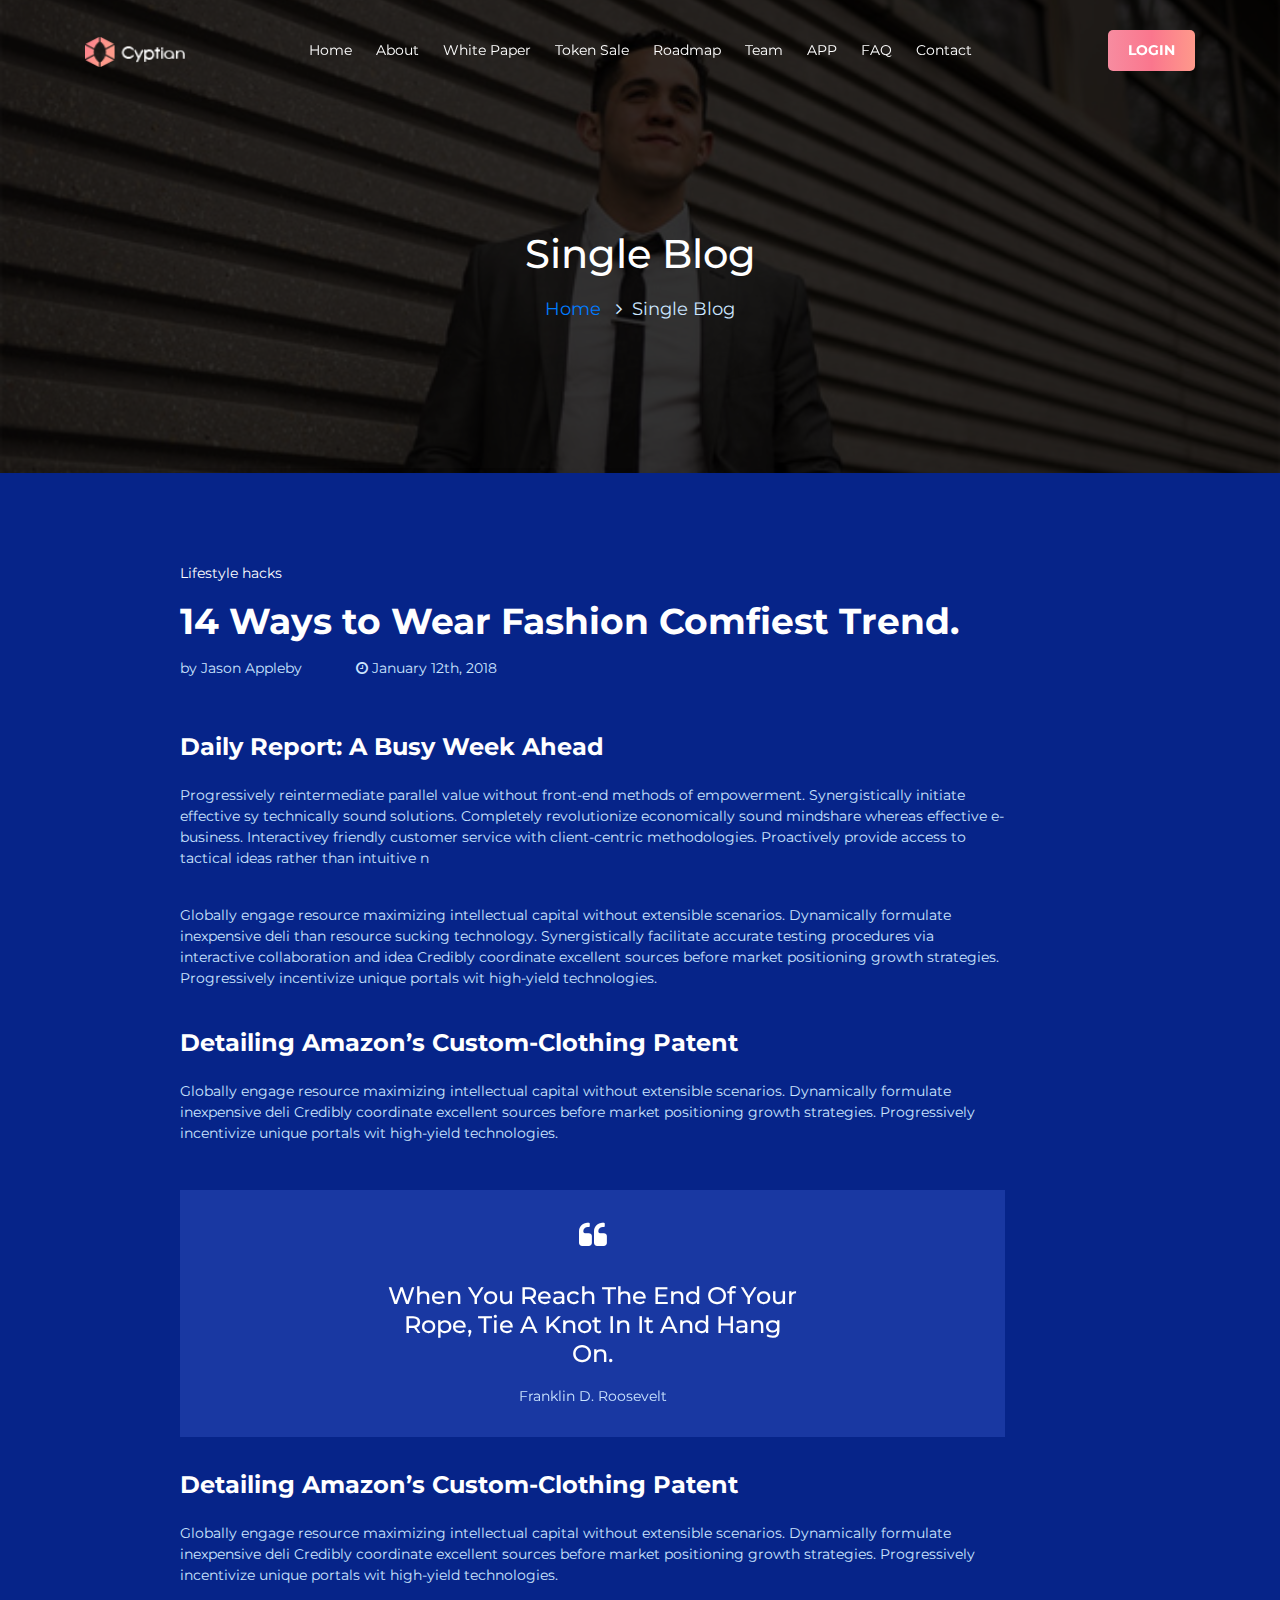
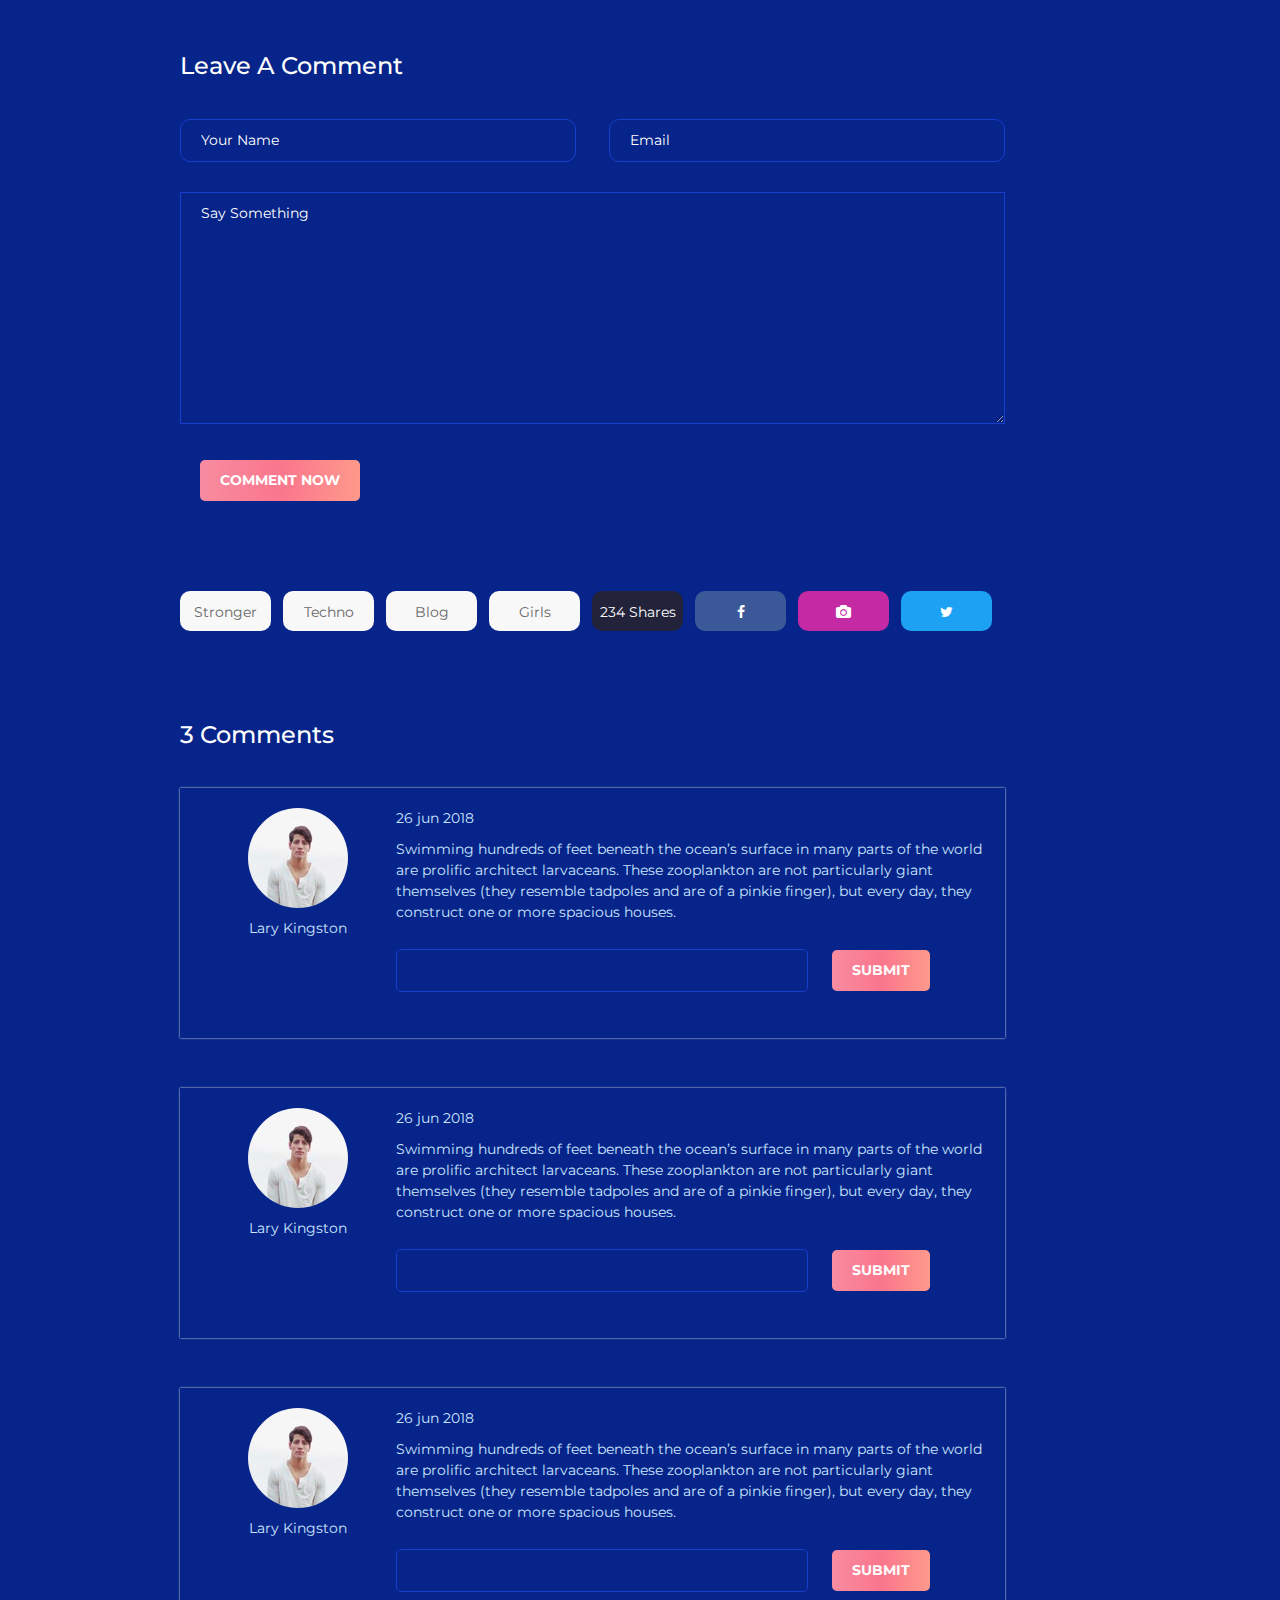
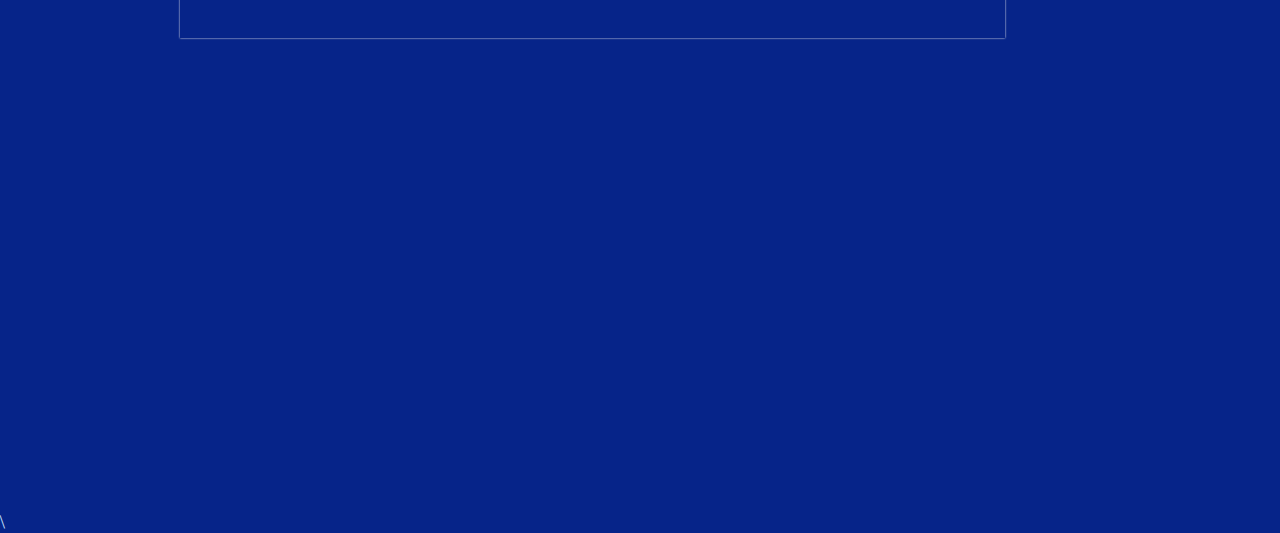
<file: blockchain website/single-blog.html>
<!doctype html>
<html lang="en">
  <head>
    <title>Cyptian</title>
    <!-- Required meta tags -->
    <meta charset="utf-8">
    <meta name="viewport" content="width=device-width, initial-scale=1, shrink-to-fit=no">

    <!-- carousel CSS -->
    <link rel="stylesheet" href="assets/css/owl.carousel.min.css">
    <!--header icon CSS -->
    <link rel="icon" href="assets/img/fabicon.png">
    <!-- animations CSS -->
    <link rel="stylesheet" href="assets/css/animate.min.css">
    <!-- font-awsome CSS -->
    <link rel="stylesheet" href="assets/css/font-awesome.min.css">
    <!-- Bootstrap CSS -->
    <link rel="stylesheet" href="assets/css/bootstrap.min.css">
    <!-- mobile menu CSS -->
    <link rel="stylesheet" href="assets/css/slicknav.min.css">
    <!--css animation-->
    <link rel="stylesheet" href="assets/css/animation.css">
    <!--css animation-->
    <link rel="stylesheet" href="assets/css/material-design-iconic-font.min.css">
    <!-- style CSS -->
    <link rel="stylesheet" href="style.css">
    <!-- responsive CSS -->
    <link rel="stylesheet" href="assets/css/responsive.css">
  </head>
  <body>
    <!--header area start-->
    <div class="header-area wow fadeInDown header-absolate" id="nav" data-0="position:fixed;" data-top-top="position:fixed;top:0;" data-edge-strategy="set">
        <div class="container">
            <div class="row">
                <div class="col-4 d-block d-lg-none">
                    <div class="mobile-menu"></div>
                </div>
                <div class="col-4 col-lg-2">
                    <div class="logo-area">
                        <a href="#"><img src="assets/img/logo-top.png" alt=""></a>
                    </div>
                </div>
                <div class="col-4 col-lg-8 d-none d-lg-block">
                    <div class="main-menu text-center">
                        <nav>
                            <ul id="slick-nav">
                                <li><a class="scroll" href="#home">home</a>
                                    <ul>
                                        <li><a href="index.html">Version 1</a></li>
                                        <li><a href="index2.html">Version 2</a></li>
                                        <li><a href="blog.html">blog</a></li>
                                        <li><a href="single-blog.html">single blog</a></li>
                                    </ul>
                                </li>
                                <li><a class="scroll" href="#about">About</a>
                                </li>
                                <li><a class="scroll" href="#Paper">White Paper</a></li>
                                <li><a class="scroll" href="#token">Token Sale</a></li>
                                <li><a class="scroll" href="#roadmap">Roadmap</a></li>
                                <li><a class="scroll" href="#team">Team</a></li>
                                <li><a class="scroll" href="#apps">APP</a></li>
                                <li><a class="scroll" href="#faq">FAQ</a></li>
                                <li><a class="scroll" href="#contact">Contact</a></li>
                            </ul>
                        </nav>
                    </div>
                </div>
                <div class="col-4 col-lg-2 text-right">
                    <a href="#" class="logibtn gradient-btn">login</a>
                </div>
                
            </div>
        </div>
    </div>
    <!--header area end-->

    <!--welcome area start-->
    <div class="welcome-area bv wow fadeInUp" id="home">
        <div class="container">
            <div class="row">
                <div class="col-12 text-center">
                    <div class="welcome-header">
                        <h1>single blog</h1>
                        <div class="space-10"></div>
                        <a href="index2.html">home</a> <i class="fa fa-angle-right"></i>single blog
                    </div>
                </div>
            </div>
        </div>
    </div>
    <!--welcome area end-->

    <!--single blog area start-->
        <div class="single-blog-area section-padding">
            <div class="container">
                <div class="row">
                    <div class="col-12 col-lg-9 offset-1">
                        <a href="#" class="single-blog-top">Lifestyle hacks</a>
                        <div class="space-10"></div>
                        <a href="#" class="single-blog-h1">14 Ways to Wear Fashion Comfiest Trend.</a>
                        <div class="space-10"></div>
                        <small>by Jason Appleby <span><i class="fa fa-clock-o"></i> January 12th, 2018</span></small>
                        <div class="space-50"></div>
                        <a href="#" class="single-blog-h4">Daily Report: A Busy Week Ahead</a>
                        <div class="space-20"></div>
                        <p>Progressively reintermediate parallel value without front-end methods of empowerment. Synergistically initiate effective sy
                        technically sound solutions. Completely revolutionize economically sound mindshare whereas effective e-business. Interactivey
                        friendly customer service with client-centric methodologies. Proactively provide access to tactical ideas rather than intuitive n
                        </p>
                        <div class="space-20"></div>
                        <p>
                        Globally engage resource maximizing intellectual capital without extensible scenarios. Dynamically formulate inexpensive deli
                         than resource sucking technology. Synergistically facilitate accurate testing procedures via interactive collaboration and idea
                        Credibly coordinate excellent sources before market positioning growth strategies. Progressively incentivize unique portals wit
                        high-yield technologies.</p>
                        <div class="space-20"></div>
                        <a href="#" class="single-blog-h4">Detailing Amazon’s Custom-Clothing Patent</a>
                        <div class="space-20"></div>
                        <p>
                        Globally engage resource maximizing intellectual capital without extensible scenarios. Dynamically formulate inexpensive deli
                        Credibly coordinate excellent sources before market positioning growth strategies. Progressively incentivize unique portals wit
                        high-yield technologies.</p>
                        <div class="space-30"></div>
                        <div class="quite-area owl-carousel">
                            <div class="quite-text">
                                <i class="fa fa-quote-left"></i>
                                <div class="space-30"></div>
                                <h4>When you reach the end of your rope, 
                                tie a knot in it and hang on.
                                </h4>
                                <div class="space-10"></div>
                                <small>Franklin D. Roosevelt</small>
                            </div>
                            <div class="quite-text">
                                <i class="fa fa-quote-left"></i>
                                <div class="space-30"></div>
                                <h4>When you reach the end of your rope, 
                                tie a knot in it and hang on.
                                </h4>
                                <div class="space-10"></div>
                                <small>Franklin D. Roosevelt</small>
                            </div>
                        </div>
                        <div class="space-30"></div>
                        <a href="#" class="single-blog-h4">Detailing Amazon’s Custom-Clothing Patent</a>
                        <div class="space-20"></div>
                        <p>
                        Globally engage resource maximizing intellectual capital without extensible scenarios. Dynamically formulate inexpensive deli
                        Credibly coordinate excellent sources before market positioning growth strategies. Progressively incentivize unique portals wit
                        high-yield technologies.</p>
                        <div class="space-50"></div>
       
                        <div class="single-blog-contact">
                            <h4>leave a comment</h4>
                            <div class="space-30"></div>
                            <form action="#">
                                <input type="text" placeholder="your name">
                                <input type="email" placeholder="email">
                                <div class="space-30"></div>
                                <textarea name="" id="" cols="30" rows="10" placeholder="say something"></textarea>
                            </form>
                            <div class="space-30"></div>
                            <a href="#" class="gradient-btn">comment now</a>
                        </div>
                    </div>
                </div>
                <div class="row section-padding">
                    <div class="col-12 col-lg-9 offset-1">
                        <div class="single-blog-social">
                            <ul>
                                <li><a href="#">Stronger</a></li>
                                <li><a href="#">Techno</a></li>
                                <li><a href="#">blog</a></li>
                                <li><a href="#">girls</a></li>
                                <li><a href="#" class="blog-234">234 Shares</a></li>
                                <li><a href="#" class="facebook-b"><i class="fa fa-facebook"></i></a></li>
                                <li><a href="#" class="camera-b"><i class="fa fa-camera"></i></a></li>
                                <li><a href="#" class="twitter-b"><i class="fa fa-twitter"></i></a></li>
                            </ul>
                        </div>
                    </div>
                </div>
                <div class="row">
                    <div class="col-12 col-lg-9 offset-1">
                        <div class="blog-comment">
                            <h4>3 comments</h4>
                            <div class="space-30"></div>
                            <div class="single-comment">
                                <div class="comment-img">
                                    <img src="assets/img/carousel-2.jpg" alt="">
                                    <div class="space-10"></div>
                                    <p>Lary Kingston</p>
                                </div>
                                <div class="comment-text-form">
                                    <small>26 jun 2018</small>
                                    <div class="space-10"></div>
                                    <p>Swimming hundreds of feet beneath the ocean’s surface in many parts of the world are prolific architect
                                    larvaceans. These zooplankton are not particularly giant themselves (they resemble tadpoles and are 
                                    of a pinkie finger), but every day, they construct one or more spacious houses.</p>
                                    <div class="space-10"></div>
                                    <form action="#">
                                        <input type="text">
                                        <a href="#" class="gradient-btn">submit</a>
                                    </form>
                                </div>
                            </div>
                        </div>
                        <div class="space-50"></div>
                        <div class="blog-comment">
                            <div class="single-comment">
                                <div class="comment-img">
                                    <img src="assets/img/carousel-2.jpg" alt="">
                                    <div class="space-10"></div>
                                    <p>Lary Kingston</p>
                                </div>
                                <div class="comment-text-form">
                                    <small>26 jun 2018</small>
                                    <div class="space-10"></div>
                                    <p>Swimming hundreds of feet beneath the ocean’s surface in many parts of the world are prolific architect
                                    larvaceans. These zooplankton are not particularly giant themselves (they resemble tadpoles and are 
                                    of a pinkie finger), but every day, they construct one or more spacious houses.</p>
                                    <div class="space-10"></div>
                                    <form action="#">
                                        <input type="text">
                                        <a href="#" class="gradient-btn">submit</a>
                                    </form>
                                </div>
                            </div>
                        </div>
                        <div class="space-50"></div>
                        <div class="blog-comment">
                            <div class="single-comment">
                                <div class="comment-img">
                                    <img src="assets/img/carousel-2.jpg" alt="">
                                    <div class="space-10"></div>
                                    <p>Lary Kingston</p>
                                </div>
                                <div class="comment-text-form">
                                    <small>26 jun 2018</small>
                                    <div class="space-10"></div>
                                    <p>Swimming hundreds of feet beneath the ocean’s surface in many parts of the world are prolific architect
                                    larvaceans. These zooplankton are not particularly giant themselves (they resemble tadpoles and are 
                                    of a pinkie finger), but every day, they construct one or more spacious houses.</p>
                                    <div class="space-10"></div>
                                    <form action="#">
                                        <input type="text">
                                        <a href="#" class="gradient-btn">submit</a>
                                    </form>
                                </div>
                            </div>
                        </div>
                    </div>
                </div>
            </div>
        </div>
        <!--single blog area end-->

    <!--footer area start-->
    <div class="footera-area section-padding wow fadeInDown">
        <div class="container">
            <div class="row">
                <div class="col-12 col-sm-6 col-lg-4">
                    <div class="single-footer">
                        <div class="logo-area footer">
                            <a href="#"><img src="assets/img/logo-top.png" alt=""></a>
                        </div>
                        <div class="space-20"></div>
                        <p>Swimming hundreds of feet beneath the ocean’s surface in many parts of the world are prolific architects called giant larvaceans. </p>
                        <div class="space-10"></div>
                        <p><!-- Link back to Colorlib can't be removed. Template is licensed under CC BY 3.0. -->
Copyright &copy;<script>document.write(new Date().getFullYear());</script> All rights reserved | This template is made with <i class="fa fa-heart-o" aria-hidden="true"></i> by <a href="https://colorlib.com" target="_blank">Colorlib</a>
<!-- Link back to Colorlib can't be removed. Template is licensed under CC BY 3.0. -->
</p>
                    </div>
                </div>
                <div class="col-12 col-sm-6 col-lg-2">
                    <div class="single-footer">
                        <ul>
                            <li><a href="#">About</a></li>
                            <li><a href="#">Token Sale</a></li>
                            <li><a href="#">Roadmap</a></li>
                            <li><a href="#">Contact</a></li>
                        </ul>
                    </div>
                </div>
                <div class="col-6 col-lg-2">
                    <div class="single-footer">
                        <ul>
                            <li><a href="#">White Paper</a></li>
                            <li><a href="#">Team</a></li>
                            <li><a href="#">APP</a></li>
                            <li><a href="#">FAQ</a></li>
                        </ul>
                    </div>
                </div>
                <div class="col-12 col-sm-6 col-lg-4">
                    <div class="single-footer">
                        <p>Subscribe to our Newsletter</p>
                        <div class="space-20"></div>
                        <div class="footer-form">
                            <form action="#">
                                <input type="email" placeholder="Email Address">
                                <a href="" class="gradient-btn subscribe">GO</a>
                            </form>
                        </div>
                    </div>
                </div>
            </div>
        </div>
    </div>
    <!--footer area end-->

    <!-- jquery 2.2.4 js-->
    <script src="assets/js/jquery-2.2.4.min.js"></script>
    <!-- popper js-->
    <script src="assets/js/popper.js"></script>
    <!-- carousel js-->
    <script src="assets/js/owl.carousel.min.js"></script>
    <!-- wow js-->
    <script src="assets/js/wow.min.js"></script>
    <!-- bootstrap js-->
    <script src="assets/js/bootstrap.min.js"></script>\
    <!--skroller js-->
    <script src="assets/js/skrollr.min.js"></script>
    <!--mobile menu js-->
    <script src="assets/js/jquery.slicknav.min.js"></script>
    <!--particle s-->
    <script src="assets/js/particles.min.js"></script>
    <!-- main js-->
    <script src="assets/js/main.js"></script>
  </body>
</html>
</file>
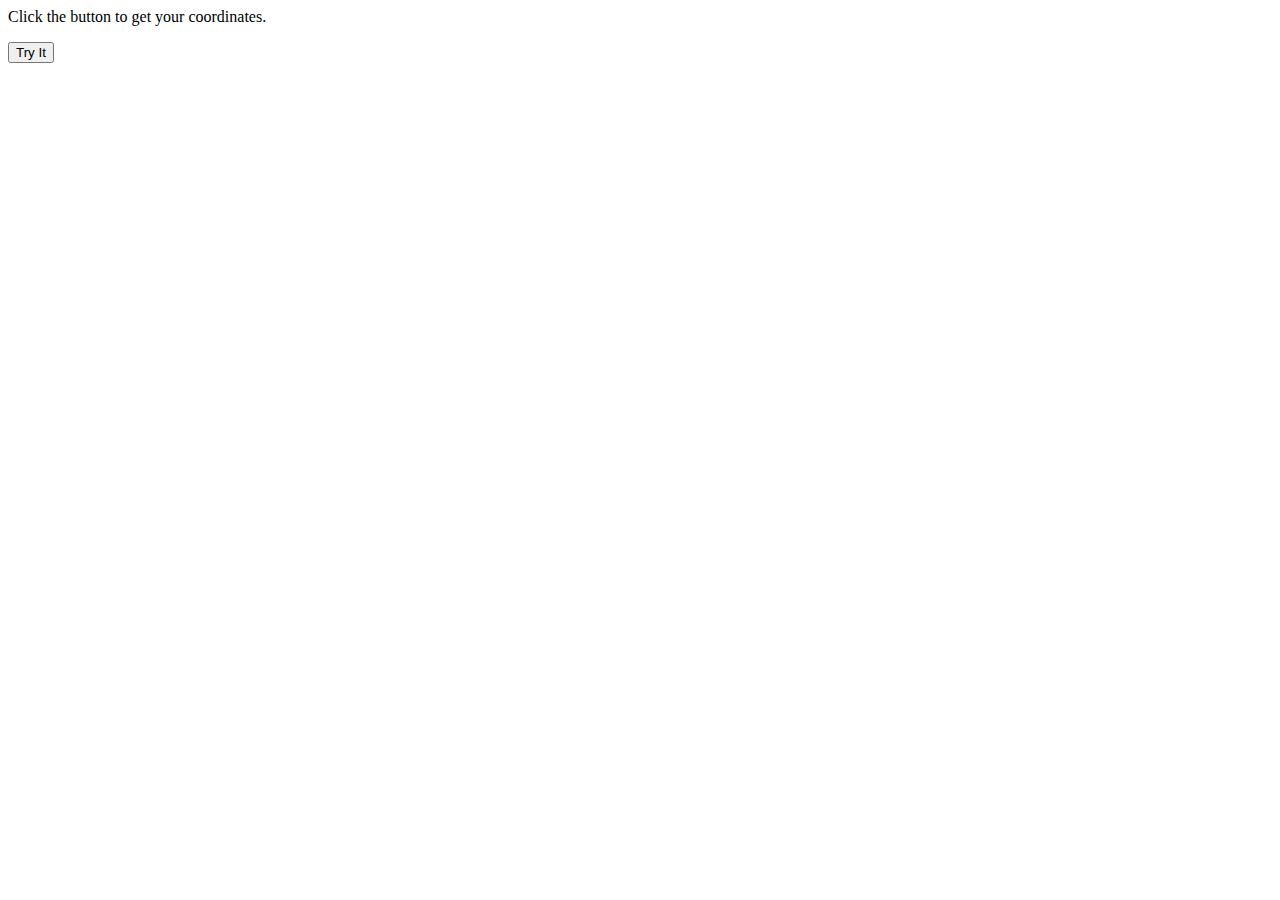
<file: templates/geolocator.html>
<html>
    <p>Click the button to get your coordinates.</p>


    <button onclick="getLocation()">Try It</button>

    <p id="demo"></p>
    
    <script>
    var x = document.getElementById("demo");
    
    function getLocation() {
        if (navigator.geolocation) {
            navigator.geolocation.getCurrentPosition(showPosition);
        } else { 
            x.innerHTML = "Geolocation is not supported by this browser.";
        }
    }
    
    function showPosition(position) {
        x.innerHTML = position.coords.latitude + "," + position.coords.longitude;
        return $.ajax({
          type: "POST",
          contentType: "application/json;charset=utf-8",
          url: "/poslistener",
          traditional: "true",
          data: JSON.stringify({'latitude': position.coords.latitude, 'longitude': position.coords.longitude}),
          dataType: "json"
          });
    }
    </script>
    <script
    src="https://code.jquery.com/jquery-3.3.1.min.js"
    integrity="sha256-FgpCb/KJQlLNfOu91ta32o/NMZxltwRo8QtmkMRdAu8="
    crossorigin="anonymous"></script>
</html>
</file>
<file: blockchain website/style.css>
/*
name:Cryptian, Bitcoin and Cryptocurrency HTML5 Landing Page;
author:uivision;
version:1.0.0;

css list:
===========================
1:base css
===========================
1:header css
===========================
2:welcome css
===========================
3:about css
===========================
4:ico area css
===========================
5:Documentation area css
===========================
6:roadmap area css
===========================
7:team area css
===========================
8:faq area css
===========================
9:team bg area css
===========================
10:distibution area css
===========================
10:apps area css
===========================
11:community area cs
===========================
12:footer area css
===========================
13:mobile menu css
===========================
>homePage version 2 css
----------------------------
        --welcome area v2 css
        -------------------
        --faq v2 area css
        ------------------
        --community v2 area css
        -----------------------
    
==========================
14:blog page css
==========================
15:single-blog page css
==========================
16:comman css

*/

/*===================
     base css
=====================*/

@import url('https://fonts.googleapis.com/css?family=Montserrat:300,300i,400,400i,500,500i,600,600i,700,800');

body{
	background: #062489;
	font-family: 'Montserrat', sans-serif;
	font-size: 14px;
	color: #cbe5ff;
  overflow-x: hidden;

}

h1,
h2,
h3,
h4,
h5,
h6
{
	color: #fff;
	font-family: 'Montserrat', sans-serif;
	text-transform: capitalize;
}

ul{
  margin: 0;
  padding: 0;
  list-style: none;
}

a, a:hover{
  text-decoration: none;
}

input:focus, button:focus, textarea:focus {
  outline: none
}

input, textarea{
  color: #fff;
  text-transform: capitalize;
}

a.gradient-btn:hover:after, 
a.gradient-btn:after,
.single-details a,  
.single-details a:hover, 
.about-area.v2::after, 
.slicknav_nav a:hover, 
.slicknav_nav .slicknav_row, .slicknav_nav a, 
.single-footer li a, 
.single-footer li a:hover,  
.single-community i, 
.single-community i:hover, 
.gradient-btn.apps-btn.apps-btn-2, 
.gradient-btn.apps-btn.apps-btn-2:hover, 
.faq-area .owl-nav div, 
.faq-area .owl-nav div:hover, 
.readmore-btn, 
.readmore-btn i, 
.readmore-btn:hover, 
.single-team-social li a:hover, 
.single-team-social li a:hover i, 
 .single-team-social a i, 
.single-team-social li a, 
.roadmap-area .owl-nav div,   
.roadmap-area .owl-nav div:hover,  
.single-document:hover, 
.single-document:hover .single-document-text span, 
.document-flag img, 
.single-ico a:hover, 
.ico-heading h1 a, 
.ico-heading h1 a:hover, 
.main-menu li ul, 
.header-area, 
.main-menu li:hover ul,  
.main-menu li ul li a:hover, 
a.single-about:hover, 
.header-area.header-absolate.skrollable.skrollable-after,
a.single-about, 
.main-menu li ul li a
 {
  -webkit-transition: all .3s;
  -o-transition: all .3s;
  transition: all .3s;
}

/*===================
     header css
=====================*/

.logo-area img {
  width: 100px;
  margin-top: 7px;
  height: 30px;
}

.header-area {
  padding-top: 30px;
  z-index: 9999999;
  position: relative;
  width: 100%;
}

.header-area.header-absolate.skrollable.skrollable-after {
  padding-top: 15px;
  background: #000D47;
  padding-bottom: 15px;
}

.main-menu li {
  display: inline-block;
  position: relative;
  z-index: 2;
}

.main-menu li.active a{
  color: #FB9A8C;
}

.main-menu li a {
  display: block;
  padding: 10px;
  font-size: 14px;
  color: #fff;
  text-transform: capitalize;
}

.main-menu li ul {
  position: absolute;
  left: 0;
  top: 70px;
  z-index: 999;
  background: #001763;
  border-radius: 5px;
  visibility: hidden;;
  opacity: 1;
}

.main-menu li ul li a {
  width: 150px;
  padding: 10px;
  text-align: left;
  display: block;
  border-radius: 5px;
}

.main-menu li ul li a:hover {
  background: #062489;
  padding-left: 15px;
}

.main-menu li:hover ul {
  opacity: 1;
  visibility: visible;
  top: 52px;
  left: 0;
}

.main-menu li.active ul li a {
  color: #fff;
}

/*===================
     welcome css
=====================*/

#particles-js {
  position: absolute;
  left: 0;
  top: 0;
  width: 100%;
  height: 100%;
}
.welcome-area{
	position: relative;
	z-index: 999999;
  padding-top: 80px;
}

.welcome-text h4 {
  font-size: 18px;
  margin-top: 20px;
  margin-bottom: 50px;
  line-height: 26px;
}

.welcome-text h1 {
  font-size: 43px;
  font-weight: 700;
  line-height: 50px;
}

.welcome-btn {
  margin-right: 10px;
}

.welcome-area::before {
  position: absolute;
  width: 100%;
  height: 161%;
  content: "";
  background: url(assets/img/Group1.png) no-repeat;
  background: ;
  top: -62%;
  left: -29%;
  z-index: -1;
}

.gradient-btn.v2 {
  height: 55px;
  line-height: 36px;
  padding-left: 30px;
  padding-right: 30px;
}

/*===================
     about css
=====================*/

.about-area {
  position: relative;
  z-index: 2;
}

.about-area::after {
  position: absolute;
  content: "";
  height: 140%;
  width: 100%;
  right: -38%;
  bottom: -60%;
  background: url(assets/img/about-bg.png) no-repeat;
  -webkit-transform: rotate(14deg);
  z-index: -1;
}

.single-about-area {
  z-index: 2;
  position: relative;
}

.single-logo-wrapper {
  display: table;
  height: 60px;
  width: 100%;
}

.single-item {
  display: table-cell;
  height: 100%;
  width: 100%;
  vertical-align: middle;
}

.owl-carousel .owl-item .single-item img {
  width: auto;
  display: inline-block;
}

.about-mid-text h1 {
  font-size: 31px;
  text-transform: capitalize;
  font-weight: 700;
  margin: 20px 0;
}

.about-mid-img {
  position: relative;
  left: -18%;
  margin-right: 30px;
  width: 580px;
}

.gradient-btn.about-btn i{
  padding-right: 5px;
  font-size: 16px;
}

.single-about-img img {
  width: 162px;
  height: 110px;
}

.single-about-text h4 {
  font-size: 22px;
  text-transform: capitalize;
  margin: 20px 0;
}

a.single-about {
  color: #cbe5ff;
  display: block;
  padding: 50px 25px;
  background: #1938a2;
  text-align: center;
  -webkit-transform: translateY(0px);
  -ms-transform: translateY(0px);
  transform: translateY(0px);
}

a.single-about:hover {
  background: #122e91;
  -webkit-transform: translateY(-5px);
  -ms-transform: translateY(-5px);
  transform: translateY(-5px);
}

/*===================
ico area css
======================*/

.ico-area {
  background: #031b69;
}


.ico-heading h1 {
  font-size: 36px;
  text-transform: capitalize;
  font-weight: 700;
}

.ico-heading h1 a {
  color: #f9748f;
  text-transform: uppercase;
}

.ico-heading h1 a:hover {
  color: #F6D266;
}

.ico-area h5 {
  font-size: 18px;
  margin-bottom: 10px;
}

.single-ico a {
  color: #f9748f;
  padding-right: 10px;
  font-size: 18px;
}
.single-ico h1 {
  font-size: 36px;
  font-weight: 700;
}

.single-ico h5 {
  font-size: 18px;
}

.single-ico a:hover {
  color: #F6D266;
}

.progress {
  height: 60px;
  border-radius: 50px;
  margin-top: 50px;
  background: #004cff;
  overflow: unset;
}

.progress-d-top {
  position: absolute;
  top: -33%;
  left: 38%;
  width: 0;
  height: 0;
  border-left: 10px solid transparent;
  border-right: 10px solid transparent;
  border-bottom: 20px solid #004cff;
}
.progress-bar.progress-bar-success {
  background: -webkit-linear-gradient(left,#f6d365,#fda085);
  position: relative;
  z-index: 2;
  border-radius: 50px 0px 0 50px;
}

.progress-details {
  position: absolute;
  right: -4%;
  top: 135%;
  height: 45px;
  width: 70px;
  background: #004cff;
  line-height: 47px;
  border-radius: 5px;
  font-weight: 700;
  animation: upDown 2s infinite;
  text-align: center;
}

.ico-area {
  position: relative;
  z-index: 2;
  overflow: hidden;
}

.ico-area:before {
  position: absolute;
  content: "";
  background: url(assets/img/liveShape-bg.svg) no-repeat;
  height: 100%;
  width: 100%;
  left: -30%;
  bottom: -41%;
}

.ico-area:after {
  position: absolute;
  content: "";
  height: 100%;
  width: 100%;
  right: -82%;
  top: -40%;
  background: url(assets/img/liveShape-bg.svg) no-repeat;
  z-index: -1;
}

#days, #minutes, #hours, #seconds {
  font-size: 36px;
  font-weight: 700;
  color: #fff;
}

.custom-progressBar{
  position: relative;
  z-index: 2;
}

.custom-progressBar::before {
  position: absolute;
  content: "\f107";
  font-family: FontAwesome;
  left: 5%;
  bottom: -61%;
  font-size: 30px;
  width: 50px;
  animation: upDown 2s infinite;
  color: red;
  font-weight: 700;
}
.custom-progressBar::after {
  position: absolute;
  content: "\f106";
  font-family: FontAwesome;
  right: 5%;
  bottom: -61%;
  color: red;
  font-size: 30px;
  font-weight: 700;
  animation: upDown 2s infinite;

}

.single-cup {
  margin-left: 6%;
  margin-top: 6%;
}

.single-cup p {
  font-size: 16px;
  text-transform: capitalize;
}

.single-cup.right {
  margin-left: 0;
  margin-right: 6%;
}

/*===================
Documentation area css
======================*/

.single-document-text span {
  font-size: 18px;
  font-weight: 700;
  color: #fff;
}

.heading h1 {
  font-size: 36px;
  font-weight: 700;
}

.single-document:hover .document-flag img {
  -webkit-transform: rotate(5deg);
  -ms-transform: rotate(5deg);
  transform: rotate(5deg);
}

.single-document:hover .single-document-text span {
  color: #FB9A8C;
}

button.single-document-text {
  background: none;
  border: none;
  cursor: pointer;
}

/*===================
roadmap area css
======================*/

.roadmap-area{
	background: #031b69;
  overflow: hidden;
}

.single-roadmap-img img {
  width: 120px;
  height: 120px;
}

.roadmap-text h5 {
  font-size: 18px;
  font-weight: 700;
}

.single-roadmap.road-right .col-5, .single-roadmap.road-right .col-7 {
  padding: 0;
}

.single-roadmap {
  padding: 20px 15px;
}

.single-roadmap.road-left {
  position: relative;
  z-index: 2;
  padding-left: 24%;
}

.single-roadmap.road-left::before {
  position: absolute;
  content: "";
  height: 66.5%;
  width: 1px;
  background: #004cff;
  bottom: 10.5%;
  left: 1%;
  z-index: -1;
}

.single-roadmap.road-left::after {
  position: absolute;
  content: "";
  height: 1px;
  width: 120%;
  background: #004cff;
  top: 23%;
  right: -21%;
  z-index: -1;
}

.single-roadmap.road-right {
  position: relative;
  z-index: 2;
  padding-top: 29%;
  padding-left: 0;
  padding-right: 0;
}

.single-roadmap.road-right::before {
  position: absolute;
  content: "";
  height: 74.5%;
  width: 1px;
  background: #004cff;
  bottom: 0;
  left: 12.5%;
  z-index: -1;
}

.single-roadmap.road-right::after {
  position: absolute;
  content: "";
  height: 1px;
  width: 97.5%;
  background: #004cff;
  bottom: 0;
  right: -10%;
  z-index: -1;
}

.owl-carousel .owl-item .single-roadmap-img img {
  width: auto;
  display: inline-block;
}

.roadmap-area .owl-nav div {
  position: absolute;
  right: 0;
  font-size: 20px;
  color: #fff;
}

.roadmap-area .owl-nav .owl-prev {
  left: auto;
  right: 5%;
}

.roadmap-area .owl-nav div:hover{
  color: #fa758e;
}

.roadmap-area .owl-carousel .owl-stage-outer {
  overflow: visible;
}

/*===================
team area css
======================*/

.single-team-img img {
  border-radius: 35px;
}

.single-team-content h3 {
  font-size: 22px;
  font-weight: 700;
}

.single-team-social li {
  display: inline-block;
}

.single-team-social li a {
  color: #fff;
  font-size: 24px;
  width: 50px;
  height: 50px;
  display: block;
  line-height: 50px;
  background: red;
  margin: 0 5px;
  border-radius: 10px;
  border: 1px solid transparent;
}

.single-team-social li a:hover i {
  padding-left: 10px;
}

.single-team-social li a:hover {
  border-color: #fff;
  background: none !important;
}

.single-team-social li a.ico-1 {
  background: #0077b5;
}

.single-team-social li a.ico-2 {
  background: #E84C88;
}

.single-team-social li a.ico-3 {
  background: #55acee;
}

/*===================
faq area css
======================*/

.faq-list .nav {
  display: -ms-flexbox;
  display: flex;
  -ms-flex-wrap: wrap;
  flex-wrap: wrap;
  padding-left: 0;
  margin-bottom: 0;
  list-style: none;
  display: inline-block;
}

.faq-list li {
  display: inline-block;
}

.faq-list ul li a.active {
  color: #fa758e;
}

.faq-list ul li a {
  display: block;
  margin: 0 10px;
  font-size: 16px;
  text-transform: capitalize;
  color: #fff;
}

.single-faq {
  padding: 35px 20px;
  background: #143dc7;
}

.readmore-btn {
  display: inline-block;
  color: #fa758e;
  text-transform: capitalize;
  font-size: 16px;
}

.readmore-btn i {
  font-size: 19px;
  margin-right: 5px;
}
.readmore-btn:hover {
  color: #fff;
}

.readmore-btn:hover i{
  margin-right: 10px;
}

.faq-area .owl-nav div {
  position: absolute;
  left: auto;
  right: 2%;
  bottom: -16%;
  font-size: 20px;
}

.faq-area .owl-nav .owl-prev {
  right: 5%;
}

.faq-area .owl-nav div:hover{
  color: #fa758e;
}

.single-faq h4 {
  font-size: 22px;
  font-weight: 600;
}

/*===================
team bg area css
======================*/

.team-bg {
  position: relative;
  z-index: 2;
}

.team-bg::after {
  position: absolute;
  content: "";
  height: 100%;
  width: 100%;
  left: 0;
  top: 0;
  background: url(assets/img/bg.png);
      background-attachment: scroll;
  z-index: -1;
  background-attachment: fixed;
}

/*===================
distibution area css
======================*/

.distibution-svg img {
  width: 700px;
}

.distibution-svg.distibution-svg-1 img {
  width: 400px;
}

.distibution-bg {
  position: relative;
  z-index: 2;
  overflow: hidden;
}

.distibution-bg:before {
  position: absolute;
  content: "";
  height: 100%;
  width: 100%;
  top: 0;
  background: url(assets/img/initial-bg.png) no-repeat;
  right: 0;
  left: 0;
  margin: 0 auto;
  z-index: -1;
}

.distibution-bg:after {
  content: "";
  height: 100%;
  width: 100%;
  position: absolute;
  bottom: -33%;
  right: -32%;
  background: url(assets/img/documentaion-bg.png) no-repeat;
  z-index: -1;
}

.distibution-d li {
  font-size: 18px;
  color: #fff;
}

.distibution-d li span {
  font-size: 36px;
  font-weight: 700;
}


.distibution-list-1 {
  padding-top: 10%;
}

.distibution-list-2 {
  padding-top: 13%;
}

.distibution-list-3 {
  padding-top: 4%;
}

.distibution-list-4 {
  padding-top: 13%;
}

.distibution-svg.distibution-svg-2 {
  position: relative;
  z-index: 2;
}

.distibution-d.distibution-d-2 {
  position: absolute;
  left: 93%;
  width: 575px;
  z-index: 999999999;
}

.distibution-list-5 {
  padding-top: 3%;
  padding-right: 2%;
}

.distibution-list-6 {
  padding-top: 27%;
  padding-right: 16%;
}

.distibution-list-7 {
  padding-top: 25%;
  padding-right: 40%;
}

.distibution-list-8 {
  padding-top: 26%;
  padding-right: 58%;
}

/*===================
apps area css
======================*/

.gradient-btn.apps-btn {
  padding: 25px;
}

.gradient-btn.apps-btn i{
  font-size: 20px;
  padding-right: 10px;
}

.gradient-btn.apps-btn {
  padding: 20px 30px;
  text-transform: capitalize;
}

.gradient-btn.apps-btn.apps-btn-2{
  margin-left: 10px;
  background: transparent;
  border: 2px solid #1452e2;
}

.apps-area p{
  font-size: 16px;
  color: #fff;
}

.apps-img img {
  width: 400px;
}

/*===================
community area css
======================*/

.community-area {
  position: relative;
  z-index: 2;
  background: #031b69;
  overflow:hidden;
}

.community-area:before {
  position: absolute;
  content: "";
  height: 100%;
  width: 100%;
  bottom: -40%;
  left: -24%;
  background: url(assets/img/liveShape-bg.svg) no-repeat;
  z-index: -1;
}

.community-area:after {
  content: "";
  position: absolute;
  width: 100%;
  height: 100%;
  top: -31%;
  right: -84%;
  z-index: -1;
  background: url(assets/img/liveShape-bg.svg) no-repeat;
}

.single-community i {
  display: block;
  width: 80px;
  height: 80px;
  color: #fff;
  font-size: 24px;
  background: red;
  text-align: center;
  line-height: 80px;
  margin: 10px;
  float: right;
  border-radius: 50%;
  border: 1px solid transparent;
}

.single-community i:hover{
  background: transparent !important;
  border-color: #fff;
  font-size: 20px;
}

.single-community.mid-social i {
  float: left;
  height: 100px;
  width: 100px;
  line-height: 100px;
  font-size: 30px;
}

.single-community.mid-social i:hover {
  font-size: 25px;
}

.single-community.big-social i:hover{
  font-size: 30px;
}

.single-community.big-social i {
  float: left;
  height: 120px;
  width: 120px;
  line-height: 120px;
  font-size: 40px;
}

.single-community a.google-plus i {
  background: #EA4335;
}

.single-community a.linkedin i {
  background: #0e76a8;
}

.single-community a.dribbble i {
  background: #E84C88;
}

.single-community a.github i {
  background: #171515;
}

.single-community a.behance i {
  background: #B4B4B4;
}

.single-community a.youtube i {
  background: #ff0000;
}

.single-community a.twitter i {
  background: #1da1f2;
}

.single-community a.flickr i {
  background: #F93FA2;
}

/*===================
footer area css
======================*/

.single-footer .logo-area img {
  width: 90px;
}

.single-footer li a {
  color: #fff;
  display: inline-block;
  margin-bottom: 10px;
}

.single-footer input {
  background: none;
  border: none;
  width: 78%;
  padding: 10px;
}

.single-footer .footer-form{
  background: #031b69;
  border-radius: 5px;
}


.footer-form a {
  float: right;
  width: 20%;
}
.single-footer li a:hover {
  padding-left: 5px;
  color: #FB9A8C;
}

/*===================
mobile menu css
======================*/


.slicknav_btn.slicknav_collapsed {
  margin: 0;
  padding: 0;
  background: none;
  width: 100%;
}

.slicknav_icon {
  margin: 0;
}

.slicknav_menu {
  background: none;
}

.slicknav_btn.slicknav_open {
  background: none;
  margin: 0;
  padding: 0;
  width: 100%;
}

.slicknav_nav {
  background: #000D47;
  width: 200px;
  position: absolute;
  left: auto;
  right: auto;
  top: 50px;
  -webkit-border-radius: 6px;
  -moz-border-radius: 6px;
  border-radius: 6px;
}

.slicknav_menu .slicknav_menutxt {
  display: none;
}

.slicknav_nav .slicknav_row, .slicknav_nav a {
  padding: 10px 20px;
  margin: 0;
}

.slicknav_nav a:hover {
  -webkit-border-radius: 6px;
  -moz-border-radius: 6px;
  border-radius: 6px;
  background: #004AFF;
  color: #fff;
  padding-left: 25px;
}

.slicknav_nav .slicknav_row:hover {
  background: #004AFF;
}
.slicknav_nav .slicknav_item a, .slicknav_nav .slicknav_parent-link a {
  text-transform: capitalize;
}

/*==========================================================================
homePage version 2 css
===========================================================================*/

/*===================
welcome area v2 css
======================*/

.welcome-area.v2 {
  padding: 90px 0;
      padding-top: 90px;
  padding-top: 160px;
}

.v2.welcome-progress {
  background: #001763;
  padding: 50px 30px;
  border-radius: 10px;
  box-shadow: 0 0 45px #0324af;
}

.progress.v2 {
  margin: 10px 0;
  height: 30px;
  background: #062489;
}

.v2.welcome-progress a.gradient-btn {
  width: 100%;
  padding: 15px 0px;
}

.progress.v2 .progress-bar {
  border-radius: 50px;
  background: -webkit-linear-gradient(top,#00bbf9,#005eea);
  position: relative;
  z-index: 2;
}

.progress.v2 .progress-bar:after {
  position: absolute;
  content: "";
  height: 50px;
  width: 50px;
  background: -webkit-linear-gradient(top,#00bbf9,#005eea);
  right: 0;
  border-radius: 50px;
}

.v2.welcome-progress h4 {
  font-size: 18px;
  font-weight: 700;
  margin-bottom: 15px;
}
.single-prgress-w p {
  font-size: 18px;
  font-weight: 700;
  color: #fff;
  text-transform: capitalize;
}

.single-prgress-b p {
  font-weight: 700;
  margin-top: 10px;

}

.v2.welcome-progress .progress-time h5 {
  font-size: 14px;
  text-align: center;
}

.v2.welcome-progress #days, .v2.welcome-progress #minutes, .v2.welcome-progress #hours, .v2.welcome-progress #seconds {
  font-size: 30px;
  margin: 13px 0;
  display: block;
  height: 70px;
  width: 70px;
  border-radius: 50px;
  line-height: 70px;
  text-align: center;
}

.v2.welcome-progress #days{
  background: -webkit-linear-gradient(#00c0fa, #005dea);
  background: -o-linear-gradient(#00c0fa, #005dea);
  background: linear-gradient(#00c0fa, #005dea);
}

.v2.welcome-progress #minutes{
  background: -webkit-linear-gradient(#3ce6bc, #72afd3);
  background: -o-linear-gradient(#3ce6bc, #72afd3);
  background: linear-gradient(#3ce6bc, #72afd3);
}

.v2.welcome-progress #hours{
  background: -webkit-linear-gradient(#d8c3fc, #91c5fc);
  background: -o-linear-gradient(#d8c3fc, #91c5fc);
  background: linear-gradient(#d8c3fc, #91c5fc);
}

.v2.welcome-progress #seconds{
  background: -webkit-linear-gradient(#43b2f5, #19d7e4);
  background: -o-linear-gradient(#43b2f5, #19d7e4);
  background: linear-gradient(#43b2f5, #19d7e4);
}

/*===================
token area v2 css
======================*/

.about-area.v2::after {
  right: -28%;
  bottom: 22%;
  -webkit-transform: rotate(0deg);
  -ms-transform: rotate(0deg);
  transform: rotate(0deg);
}

/*===================
distibution area v2 css
======================*/

.distibution-bg.v2::after {
  bottom: 0%;
  right: -29%;
}


/*===================
faq v2 area css
======================*/

.faq-area.v2 .card-header:first-child {
  border-radius: none !important;
  border-radius: none;
  background: #031b6f;
  padding: 5px;
    padding-left: 5px;
  padding-left: 30px;
}

.faq-area.v2 .card {
  border: none;
  background: #143dc7;
  margin-bottom: 20px;
}

.faq-area.v2 .btn.btn-link {
  color: #fff;
  font-weight: 400;
  font-size: 18px;
  text-decoration: none;
  display: block;
  width: 100%;
  text-align: left;
  cursor: pointer;
}

.btn.btn-link{
  position: relative;
  z-index: 2;
}

.btn.btn-link::after {
  position: absolute;
  left: -3%;
  content: "+";
  height: 100%;
  width: 30px;
  text-align: center;
  top: 0;
  line-height: 35px;
  animation: upDown 2s infinite;
  font-size: 20px;
}

[aria-expanded="true"].btn.btn-link::after {
  content: "-";
}

/*===================
community v2 area css
======================*/

.community-area.v2 .single-community li{
  display: inline-block;
}

.contact-form input, .contact-form textarea {
  width: 100%;
  background: none;
  border: 1px solid #163fcb;
  padding: 15px;
  text-transform: capitalize;
  border-radius: 5px;
}

.single-details small {
  font-size: 12px;
  text-transform: uppercase;
  color: #fff;
}

.single-details a{
  font-size: 24px;
  text-transform: capitalize;
  color: #fff;
}

.single-details a:hover {
  color: #FE978B;
  padding-left: 10px;
}

.community-area.v2::after {
  top: -14%;
  right: -73%;
}

.community-area.v2::before {
  bottom: -63%;
  left: -17%;
}

.single-footer .footer-form.v2{
  background: #062489;
}
/*==========================
blog page css
==========================*/
.welcome-header{
  padding: 150px 0;
  font-size: 18px;
  text-transform: capitalize;
  
}
.welcome-header a{
  -webkit-transition: all .3s;
  -o-transition: all 3s;
  transition: all .3s;
}
.welcome-header a:hover{
  color: #fff;
  -webkit-transition: all .3s;
  -o-transition: all 3s;
  transition: all .3s;
}
.welcome-header i {
  padding: 0 10px;
}
.welcome-area.bv{
  background: url(assets/img/about-shap.jpg) no-repeat;
  background-size: cover;
  background-position: center;
  position: relative;
  z-index: 2;
}
.welcome-area.bv:after{
  position: absolute;
  height: 100%;
  width: 100%;
  content: "";
  background: #000;
  opacity: .8;
  left: 0;
  top: 0;
  z-index: -1;
}
.single-blog-image {
  background: ;
  background-position: center !important;
  background-size: cover !important;
  height: 300px;
  border-radius: 10px 10px 0 0;

}
.blog-bg-1 {
  background: url(assets/img/blog-blog-1.jpg);
}
.blog-bg-2 {
  background: url(assets/img/blog-blog-2.jpg);
}
.blog-bg-3 {
  background: url(assets/img/blog-blog-3.jpg);
}
.blog-bg-4 {
  background: url(assets/img/blog-blog-4.jpg);
}
.blog-bg-5 {
  background: url(assets/img/blog-blog-5.jpg);
}
.blog-bg-6 {
  background: url(assets/img/blog-blog-6.jpg);
}
.blog-bg-7 {
  background: url(assets/img/blog-blog-7.jpg);
}
.blog-bg-8 {
  background: url(assets/img/blog-blog-8.jpg);
}
.blog-bg-9 {
  background: url(assets/img/blog-blog-4.jpg);
}

.single-blog-text a {
  color: #fff;
  font-size: 17px;
  -webkit-transition: all .3s;
  -o-transition: all 3s;
  transition: all .3s;
}
.single-blog-text a:hover {
  color: #F78A89;
  -webkit-transition: all .3s;
  -o-transition: all 3s;
  transition: all .3s;
}
.single-blog-text {
  padding: 20px;
  margin-bottom: 30px;
  box-shadow: 0 0 2px #f2f2f2;
  border-radius: 0 0 10px 10px;
}
.single-blog{
  border-radius: 10px;
}

/*==========================
single-blog page css
==========================*/

a.single-blog-top:hover {
  color: #f38417;
}
.single-blog-h1 {
  font-size: 36px;

}
.single-blog-h4{
  font-size: 24px;
}

.single-blog-h1, .single-blog-h4{
  color: #fff;
  font-weight: 700;
}
.quite-area {
  background: #1938a2;
  padding: 30px 0;
}
.quite-text {
  width: 50%;
  margin: 0 auto;
  text-align: center;
}
.quite-text i {
  font-size: 30px;
  color: #fff;
}

.single-blog-social li {
  display: inline-block;
}
.single-blog-social li a {
  display: block;
  color: #676767;
  background: #f8f8f8;
  font-size: ;
  text-transform: capitalize;
  height: 40px;
  width: 91px;
  text-align: center;
  line-height: 40px;
  margin-right: 8px;
  border-radius: 10px;
  border: 1px solid transparent;
  -webkit-transition: all .3s;
  -o-transition: all 3s;
  transition: all .3s;
}
.single-blog-social li a:hover{
  border-color: #f8f8f8;
  background: transparent;
  -webkit-transition: all .3s;
  -o-transition: all 3s;
  transition: all .3s;
}
.single-blog-social a.blog-234 {
  background: #22233b;
  color: #fff;
}
.single-blog-social a.blog-234:hover {
  background: #fff;
  color: #22233b;
}
.single-blog-social a.facebook-b {
  background: #3B5998;
  color: #fff;
}
.single-blog-social a.facebook-b:hover {
  background: transparent;
  color: #3B5998;
}
.single-blog-social a.camera-b {
  background: #c32aa3;
  color: #fff;
}
.single-blog-social a.camera-b:hover {
  background: transparent;
  color: #c32aa3;
}
.single-blog-social a.twitter-b {
  background: #1da1f2;
  color: #fff;
}
.single-blog-social a.twitter-b:hover {
  background: transparent;
  color: #1da1f2;
}

.comment-img {
  width: 25%;
  text-align: center;
  float: left;
}

.comment-img img{
  height: 100px;
  width: 100px;
  border-radius: 50%;
}
.comment-text-form {
  width: 75%;
  float: left;
}
.comment-text-form input {
  width: 70%;
  border: none;
  padding: 10px 20px;
  border-radius: 5px;
  background: #062489;
  color: #fff;
  border: 1px solid #163fcb;
}

.comment-text-form a.custom-btn {
  width: 25%;
  text-align: center;
  float: right;
}
.single-comment {
  height: 250px;
  padding: 20px;
  box-shadow: 0 0 2px #f2f2f2;
}
.single-blog-area a.gradient-btn {
  margin-left: 20px;
}
.single-blog-area a{
  color: #fff;
  -webkit-transition: all .3s;
  -o-transition: all 3s;
  transition: all .3s;
}
.single-blog-area a:hover{
  color: #787877;
  -webkit-transition: all .3s;
  -o-transition: all 3s;
  transition: all .3s;
}

.single-blog-contact input {
  width: 48%;
  border-radius: 10px;
}

.single-blog-contact input:nth-child(2) {
  margin-left: 20px;
  float: right;
}

.single-blog-contact input, 
.single-blog-contact textarea{
  border: 1px solid #163fcb;
  padding: 10px;
  padding-left: 20px;
  text-transform: capitalize;
  color: #fff;
  background:#062489;
}

.single-blog-contact textarea{
  width: 100%;
}

.single-blog-area small span {
  padding-left: 50px;
}

small{
  font-size: 14px;
}


/*===================
comman css
======================*/

.section-padding{
  padding: 90px 0;
}

.space-10{
  height: 10px;
}

.space-20{
  height: 20px;
}

.space-30{
  height: 30px;
}

.space-40{
  height: 40px;
}
.space-50{
  height: 50px;
}

.space-60{
  height: 60px;
}

.space-70{
  height: 70px;
}

.space-80{
  height: 80px;
}

.space-90{
  height: 90px;
}

.space-100{
  height: 100px;
}

.mr-20{
  margin-right:20px;
}

a.gradient-btn {
  display: inline-block;
  color: #fff;
  text-transform: uppercase;
  font-weight: 700;
  background: -webkit-linear-gradient(right,#fe998b,#fa768d,#f78ca0);
  padding: 10px 20px;
  border-radius: 5px;
  position: relative;
  z-index: 2;
  text-align: center;
    
}

a.gradient-btn:after {
  position: absolute;
  left: 0;
  top: 0;
  content: "";
  background: -webkit-linear-gradient(right,#072487,#fa768d,#fe998b);
  height: 100%;
  width: 100%;
  z-index: -1;
  border-radius: 5px;
  opacity: 0;

}

a.gradient-btn:hover:after{
  opacity: 1;
}

.heading h5 {
  font-size: 16px;
  text-transform: uppercase;
}

.about-mid-img img, 
.document-flag img, 
.single-team-img img,
.welcome-img img{
  height: 100%;
  width: 100%;
}

::-webkit-input-placeholder{color:#fff}
:-ms-input-placeholder{color:#fff}
::-ms-input-placeholder{color:#fff}
::placeholder{color:#fff}

/*===================================== end =================================*/
</file>
<file: blockchain website/assets/css/responsive.css>
/*Name:ICOCyption html5 tamplate*/


/*
================+/+/+/+/+/+/+/+/+/=================
                    medium
================+/+/+/+/+/+/+/+/+/=================
*/

@media only screen and (min-width: 992px) and (max-width: 1200px) {

    .gradient-btn.apps-btn i {
        font-size: 12px;
        padding-right: 5px;
    }
    .main-menu li a {
        font-size: 11px;
    }
    .welcome-text h1 {
        font-size: 24px;
    }
    a.gradient-btn {
        font-size: 10px;
    }
    .about-mid-text h1 {
        font-size: 24px;
    }
    .ico-heading h1 {
        font-size: 28px;
    }
    .progress {
        height: 40px;
    }
    .heading h1 {
        font-size: 24px;
    }
    .single-team-social li a {
        font-size: 22px;
        width: 45px;
        height: 45px;
        line-height: 45px;
        margin: 0 5px;
    }
    .logo-area img {
        width: 90px;
        height: 25px;
    }
    .custom-progressBar::before {
        bottom: -80%;
        font-size: 24px;
    }
    .custom-progressBar::after {
        bottom: -80%;
        font-size: 24px;
    }
    .about-mid-img {
        width: 500px;
    }
    .v2.welcome-progress #days, .v2.welcome-progress #minutes, .v2.welcome-progress #hours, .v2.welcome-progress #seconds {
        font-size: 20px;
        margin: 13px 0;
        display: block;
        height: 50px;
        width: 50px;
        border-radius: 50px;
        line-height: 50px;
        text-align: center;
    }
    .distibution-list-1 {
        padding-top: 12%;
    }
    .distibution-list-2 {
        padding-top: 16%;
    }
    .distibution-list-3 {
        padding-top: 4%;
    }
    .distibution-list-4 {
        padding-top: 16%;
    }
    .single-roadmap.road-left::before {
        height: 69%;
    }
    .single-roadmap.road-left::after {
        width: 125%;
        top: 20.5%;
        right: -26%;
    }
    .single-roadmap.road-right::before {
        height: 91.5%;
        bottom: -19%;
        left: 15%;
    }
    .single-roadmap.road-right::after {
        width: 96.5%;
        bottom: -19%;
        right: -11.7%;
    }
    a.gradient-btn {
        padding: 13px;
    }
    .single-blog-social li a {
        margin-bottom: 20px;
    }
}

/*
================+/+/+/+/+/+/+/+/+/=================
                     tab
================+/+/+/+/+/+/+/+/+/=================
*/

@media only screen and (min-width: 768px) and (max-width: 991px) {

    a.single-about {
        width: 400px;
        margin: 0 auto;
    }
    .welcome-right {
        text-align: center;
        padding: 50px 0;
    }
    .slicknav_menu {
        padding-top: 15px;
    }
    .distibution-list-1 {
        padding-top: 20%;
    }
    .distibution-list-2 {
        padding-top: 31%;
    }
    .distibution-list-3 {
        padding-top: 11%;
    }
    .distibution-list-4 {
        padding-top: 29%;
    }
    .distibution-list-5 {
        padding-top: 0%;
        padding-right: 38%;
    }
    .distibution-list-6 {
        padding-top: 14%;
        padding-right: 46%;
    }
    .distibution-list-7 {
        padding-top: 13%;
        padding-right: 59%;
    }
    .distibution-list-8 {
        padding-top: 13%;
        padding-right: 70%;
    }
    .distibution-d.item-1 {
        padding-left: 50px;
    }
}

/*
================+/+/+/+/+/+/+/+/+/=================
                    Mobile menu
================+/+/+/+/+/+/+/+/+/=================
*/

@media only screen and (max-width: 991px) {
    
    .welcome-text h1 {
        font-size: 22px;
        font-weight: 700;
        line-height: 30px;
    }
    .welcome-text h4 {
        font-size: 13px;
    }
    .gradient-btn.v2 {
        margin-bottom: 20px;
    }
    .gradient-btn.welcome-btn {
        margin-bottom: 10px;
    }
    .abour-area {
        text-align: center;
    }
    a.single-about {
        margin-bottom: 30px;
    }
    .single-document {
        margin-bottom: 30px;
    }
    .single-team {
    	margin-bottom: 50px;
    }
    .apps-area {
        text-align: center;
    }
    .apps-area .heading {
        margin: 50px 0;
    }
    body {
        overflow-x: hidden;
    }
    .welcome-area::before {
        display: none;
    }
    .about-mid-img {
        width: 400px;
    }
    .about-mid-text h1 {
        font-size: 22px;
    }
    .custom-progressBar::before, 
    .custom-progressBar::after {
        font-size: 24px;
    }
    .single-cup {
        margin-top: 8%;
    }
    .progress-details {
        right: -6%;
    }
    .progress {
        height: 50px;
    }
    .heading h1 {
        font-size: 28px;
    }
    .single-team-content h3 {
        font-size: 20px;
    }
    .single-team-content h6 {
        font-size: 12px;
    }
    .ico-heading h1 {
        font-size: 24px;
    }
    .welcome-area.v2 .offset-1{
        margin: 0;
    }
    .v2.welcome-progress {
        width: 440px;
        margin: 0 auto;
            margin-top: 0px;
        margin-top: 40px;
    }
    .demoOne-details, .demo-details.demoTwo {
        width: 330px;
        margin: 0 auto;
    }
    .contact-details {
        text-align: center;
        margin-top: 60px;
    }
    .community-area.v2 .single-community i {
        width: 60px;
        height: 60px;
        font-size: 18px;
        line-height: 60px;
    }
    .distibution-d li span {
        font-size: 28px;
        font-weight: 700;
    }
    .distibution-d li {
        font-size: 12px;
        color: #fff;
    }
    .distibution-svg img {
        width: 400px;
    }
    .single-roadmap.road-left::before {
        height: 68.5%;
        bottom: 11%;
        left: 1%;
    }
    .single-roadmap.road-left::after {
        width: 121.5%;
        top: 20.5%;
        right: -22.5%;
    }
    .single-roadmap.road-right::before {
        height: 87.8%;
        bottom: -14%;
        left: 13.2%;
    }
    .single-roadmap.road-right::after {
        width: 96.5%;
        bottom: -14%;
        right: -10%;
    }
    .gradient-btn.apps-btn i {
        font-size: 12px;
        padding-right: 5px;
    }
    .gradient-btn.apps-btn{
        font-size: 12px;
        margin-bottom: 40px;
    }
    .apps-img img {
        width: 300px;
    }
    .apps-area .offset-1 {
        margin-left: 0;
    }
    .welcome-img {
        width: 100%;
    }
    .logo-area {
        text-align: center;
    }
    .community-area.v2 .offset-2{
        margin: 0;
    }
    .logo-area.footer {
        text-align: unset;
    }
    .apps-area.section-padding{
        padding-top: 0;
    }
    .single-blog-social li a {
        margin-bottom: 20px;
    }
    .single-blog-area.section-padding{
        padding-bottom: 0;
    }
}



/*
================+/+/+/+/+/+/+/+/+/=================
                    Mobile
================+/+/+/+/+/+/+/+/+/=================
*/

@media only screen and (min-width: 0px) and (max-width: 767px) {

    .heading h1 {
        font-size: 18px;
    }
    .logo-area img {
        width: 80px;
        height: 25px;
    }
    a.gradient-btn {
        font-size: 6px;
    }
    .welcome-text h1 {
        font-size: 14px;
        line-height: 20px;
    }
    .welcome-text h4 {
        font-size: 12px;
        margin-top: 20px;
        margin-bottom: 25px;
        line-height: 16px;
    }
    .about-mid-text h1 {
        font-size: 16px;
    }
    .gradient-btn.about-btn i {
        font-size: 8px;
    }
    .single-team {
        margin-bottom: 40px;
    }
    .progress {
        height: 30px;
    }
    .about-mid-img {
        position: relative;
        left: 0;
        margin-right: 0;
        margin-bottom: 40px;
    }
    .about-area {
        text-align: center;
    }
    .readmore-btn {
        font-size: 13px;
    }
    .readmore-btn i {
        font-size: 13px;
        padding-right: 0;
    }
    a.single-about {
        width: 100%;
        margin: 0 auto;
            margin-bottom: 40px;
        padding: 20px;
    }
    .single-about-img img {
        width: 110px;
        height: 70px;
    }
    .single-about-text h4 {
        font-size: 14px;
    }
    a.single-about {
        font-size: 11px;
    }
    .welcome-text h1 {
        font-size: 18px;
        line-height: 22px;
    }
    a.gradient-btn {
        font-size: 6px;
        padding: 10px 5px;
    }
    .about-mid-img {
        width: 260px;
        top: -17%;
        margin: auto;
            margin-bottom: auto;
        margin-bottom: 30px;
    }
    #days, 
    #minutes, 
    #hours, 
    #seconds {
        font-size: 28px;
    }
    .single-ico h5 {
        font-size: 10px;
    }
    .custom-progressBar::before, .custom-progressBar::after {
        font-size: 16px;
        bottom: -65%;
    }
    .single-cup p {
        font-size: 12px;
    }
    .progress-details {
        top: 150%;
        line-height: 33px;
        height: 30px;
    }
    .faq-list ul li a {
        font-size: 10px;
        margin: 0 5px;
    }
    .single-faq h4, .faq-area .owl-nav div  {
        font-size: 13px;
    }
    .single-faq p{
        font-size: 12px;
    }
    .faq-area .owl-nav .owl-prev {
        right: 10%;
    }
    .faq-area .owl-nav .owl-prev:hover {
        right: 11%;
    }
    .single-community.big-social i {
        height: 90px;
        width: 90px;
        line-height: 90px;
        font-size: 30px;
    }
    .single-community.big-social i:hover {
        font-size: 25px;
    }
    .single-community.mid-social i {
        height: 70px;
        width: 70px;
        line-height: 70px;
        font-size: 25px;
    }
    .single-community.mid-social i:hover {
        font-size: 20px;
    }
    .single-community a.flickr i {
        background: #F93FA2;
    }
    .single-community i:hover {
        background: transparent !important;
        border-color: #fff;
        font-size: 20px;
        transition: all .3s;
    }
    .single-community i {
        width: 50px;
        height: 50px;
        font-size: 20px;
        line-height: 50px;
    }
    .single-community i:hover {
        font-size: 16px;
    }
    .community-area::before {
        width: 150%;
    }
    .ico-area::before {
        width: 150%;
    }
    .ico-heading h1 {
        font-size: 22px;
    }
    .single-details a {
        font-size: 18px;
    }
    .welcome-area .offset-1{
        margin: 0;
    }
    .contact-form input, .contact-form textarea {
        padding: 10px;
    }
    .distibution-d li span {
        font-size: 16px;
    }
    .distibution-d li{
        font-size: 9px;
    }
    .distibution-d.item-1 {
        padding-left: 24%;
    }
    .distibution-list-1 {
        padding-top: 23%;
    }
    .distibution-list-2 {
        padding-top: 29%;
    }
    .distibution-list-3 {
        padding-top: 10%;
    }
    .distibution-list-4 {
        padding-top: 26%;
    }
    .distibution-list-5 {
        padding-top: 1%;
        padding-right: 56%;
    }
    .distibution-list-6 {
        padding-top: 7%;
        padding-right: 60%;
    }
    .distibution-list-7 {
        padding-top: 8%;
        padding-right: 69%;
    }
    .distibution-list-8 {
        padding-top: 8%;
        padding-right: 75%;
    }
    .single-roadmap.road-left::before, 
    .single-roadmap.road-left::after, 
    .single-roadmap.road-right::before, 
    .single-roadmap.road-right::after {
    display: none;
    }
    .owl-carousel .owl-item .single-roadmap-img img {
        width: 100px;
        height: 100px;
    }
    .single-roadmap.road-left {
        padding-left: 0;
    }
    .roadmap-area .owl-nav div {
        font-size: 14px;
    }
    .roadmap-item {
        padding: 30px;
    }

    .heading h5 {
        font-size: 13px;
        text-transform: uppercase;
    }
    .apps-area p {
        font-size: 10px;
    }
    .gradient-btn.v2 {
        height: 30px;
        line-height: 30px;
        margin-bottom: 10px;
        padding: 0 15px;
    }
    .apps-img img {
        width: 200px;
    }
    .welcome-right {
        text-align: center;
        padding: 50px 0;
    }
    .single-footer li a {
        font-size: 14px;
    }
    .single-cup {
        margin-top: 15%;
    }
    .progress-details {
        right: -16%;
    }
    .roadmap-text {
        font-size: 12px;
    }
    .roadmap-text h5{
        font-size: 14px;
    }
    .welcome-area.v2 {
        padding-top: 100px;
    }
    .faq-area .col-12.offset-1, .community-area .col-lg-5.offset-2{
        margin: 0;
    }
    .gradient-btn.apps-btn.apps-btn-2 {
        margin-left: 0;
    }
    .gradient-btn.subscribe {
        padding: 13px;
        font-size: 10px;
    }
    .v2.welcome-progress {
        width: 100%;
    }
    .v2.welcome-progress h4 {
        font-size: 14px;
    }
    .v2.welcome-progress .progress-time h5 {
        font-size: 10px;
        text-align: unset;
    }
    .v2.welcome-progress #days, 
    .v2.welcome-progress #minutes, 
    .v2.welcome-progress #hours, 
    .v2.welcome-progress #seconds {
        font-size: 16px;
        height: 40px;
        width: 40px;
        line-height: 42px;
        margin-bottom: 10px;
    }
    .single-prgress-w p {
        font-size: 12px;
    }
    .progress.v2 {
        height: 20px;
    }
    .progress.v2 .progress-bar::after {
        height: 40px;
        width: 40px;
    }
    .single-prgress-b p {
        font-size: 11px;
    }
    .faq-area.v2 .container{
        max-width: 100%;
        padding: 0;
    }
    .progress-time .col {
        padding: 0;
    }
    .apps-area {
        padding-top: 0;
    }
    .faq-area .col-12 {
        padding: 0;
    }
    .distibution-svg.distibution-svg-1 img {
        width: 160px;
        height: 260px;
    }
    .distibution-svg img {
        width: 230px;
    }
    .distibution-d.distibution-d-2 {
        position: absolute;
        left: -30%;
        width: 575px;
        z-index: 999999999;
    }
    .faq-area.v2 .btn.btn-link {
        font-size: 12px;
    }
    .btn.btn-link::after {
        left: -5%;
        top: -12%;
    }
    .card-body p {
        font-size: 12px;
    }
    .single-blog-area .offset-1{
        margin: 0;
    }
    .quite-text h4{
        font-size: 14px;
    }
    .single-blog-social {
        text-align: center;
    }
    
    .single-blog-contact input:nth-child(2) {
        margin-left:0;
    }
    
    .comment-text-form a.gradient-btn {
        font-size: 8px;
        padding: 16px 12px;
    }
    .comment-text-form input {
        width: 62%;
        padding: 9px;
    }

    .comment-text-form {
        text-align: center;
    }

    .comment-img {
        width: 100%;
    }
    .single-comment {
        height: 500px;
    }
    .blog-comment p{
        font-size: 14px;
    }
    .comment-text-form {
        width: 100%;
    }
    .single-blog-contact input {
        width: 100%;
        margin-bottom: 20px;
    }
}

/*
================+/+/+/+/+/+/+/+/+/=================
                    wid device
================+/+/+/+/+/+/+/+/+/=================
*/

@media only screen and (min-width: 480px) and (max-width: 767px) {

    .single-footer input {
        width:70%;
    }
    a.gradient-btn {
        padding: 10px 20px;
        font-size: 10px;
    }
    .faq-area .owl-nav .owl-prev {
        right: 7%;
    }
    .faq-area .owl-nav .owl-prev:hover {
        right: 8%;
    }
    .single-ico h5 {
        font-size: 13px;
    }
    .v2.welcome-progress {
        width:100%;
        margin:0 auto;
    }
    a.single-about {
        width: 100%;
        font-size: 14px;
        padding: 40px 60px;
    }
    .single-about-text h4 {
        font-size: 18px;
    }
    .welcome-text h1 {
        font-size: 24px;
        line-height: 36px;
    }
    .welcome-text h4 {
        font-size: 13px;
        margin-bottom: 35px;
        line-height: 20px;
    }
    .logo-area img {
        width: 90px;
        height: 30px;
    }
    .slicknav_menu {
        padding-top: 8px;
    }
    .gradient-btn.v2 {
        height: 40px;
        line-height: 40px;
    }
    .about-mid-img {
        width: 100%;
        top: 0%;
        margin-bottom: 80px;
    }
    .heading h5 {
        font-size: 16px;
    }
    .heading h1 {
        font-size: 20px;
    }
    .about-mid-text h1 {
        font-size: 20px;
    }
    .gradient-btn.about-btn i {
        font-size: 13px;
    }
    .single-about-img img {
        width: 130px;
        height: 90px;
    }
    .single-team {
        width: 350px;
        margin: 0 auto;
        margin-bottom: 40px;
    }
    .apps-area p {
        font-size: 15px;
    }
    .apps-img img {
        width: 400px;
        margin-top: 50px;
    }
    .faq-list ul li a {
        font-size: 14px;
        margin: 0 10px
    }
    a.gradient-btn {
        padding: 10px;
    }
    .gradient-btn.apps-btn.apps-btn-2 {
        margin-left: 10px;
    }
    .v2.welcome-progress #days, .v2.welcome-progress #minutes, .v2.welcome-progress #hours, .v2.welcome-progress #seconds {
        margin: 0 auto;
        font-size: 30px;
        display: block;
        height: 70px;
        width: 70px;
        border-radius: 50px;
        line-height: 70px;
        text-align: center;

    }
    .v2.welcome-progress .progress-time h5 {
        font-size: 14px;
        text-align: center;
        margin-top: 10px;
    }
    .distibution-svg.distibution-svg-1 img {
        width: 300px;
        height: 310px;
    }
    .distibution-svg img {
        width: 400px;
    }
    .distibution-d.distibution-d-2 {
        left: 93%;
    }
    .distibution-d li {
        font-size: 12px;
    }
    .distibution-list-5 {
        padding-top: 1%;
        padding-right: 47%;
    }
    .distibution-list-6 {
        padding-top: 17%;
        padding-right: 54%;
    }
    .distibution-list-7 {
        padding-top: 16%;
        padding-right: 68%;
    }
    .distibution-list-8 {
        padding-top: 17%;
        padding-right: 78%;
    }
    .btn.btn-link::after {
        left: -2%;
    }
    .progress-details {
        right: -9%;
    }
    .gradient-btn.apps-btn.apps-btn-2 {
        margin-left: 10px;
    }
    .single-comment {
        height: 400px;
    }
}

/*=========================================================================
                                The end
==========================================================================*/
</file>
<file: blockchain website/assets/css/animation.css>
/*! * Animate.css - Copyright (c) 2017 Daniel Eden */
.animated{animation-duration:1s;animation-fill-mode:both}.animated.infinite{animation-iteration-count:infinite}.animated.hinge{animation-duration:2s}.animated.bounceIn,.animated.bounceOut,.animated.flipOutX,.animated.flipOutY{animation-duration:.75s}@keyframes bounce{20%,53%,80%,from,to{animation-timing-function:cubic-bezier(.215,.61,.355,1);transform:translate3d(0,0,0)}40%,43%{animation-timing-function:cubic-bezier(.755,.050,.855,.060);transform:translate3d(0,-30px,0)}70%{animation-timing-function:cubic-bezier(.755,.050,.855,.060);transform:translate3d(0,-15px,0)}90%{transform:translate3d(0,-4px,0)}}.bounce{animation-name:bounce;transform-origin:center bottom}@keyframes flash{50%,from,to{opacity:1}25%,75%{opacity:0}}.flash{animation-name:flash}@keyframes pulse{from,to{transform:scale3d(1,1,1)}50%{transform:scale3d(1.05,1.05,1.05)}}.pulse{animation-name:pulse}@keyframes rubberBand{from,to{transform:scale3d(1,1,1)}30%{transform:scale3d(1.25,.75,1)}40%{transform:scale3d(.75,1.25,1)}50%{transform:scale3d(1.15,.85,1)}65%{transform:scale3d(.95,1.05,1)}75%{transform:scale3d(1.05,.95,1)}}.rubberBand{animation-name:rubberBand}@keyframes shake{from,to{transform:translate3d(0,0,0)}10%,30%,50%,70%,90%{transform:translate3d(-10px,0,0)}20%,40%,60%,80%{transform:translate3d(10px,0,0)}}.shake{animation-name:shake}@keyframes headShake{0%{transform:translateX(0)}6.5%{transform:translateX(-6px) rotateY(-9deg)}18.5%{transform:translateX(5px) rotateY(7deg)}31.5%{transform:translateX(-3px) rotateY(-5deg)}43.5%{transform:translateX(2px) rotateY(3deg)}50%{transform:translateX(0)}}.headShake{animation-timing-function:ease-in-out;animation-name:headShake}@keyframes swing{20%{transform:rotate3d(0,0,1,15deg)}40%{transform:rotate3d(0,0,1,-10deg)}60%{transform:rotate3d(0,0,1,5deg)}80%{transform:rotate3d(0,0,1,-5deg)}to{transform:rotate3d(0,0,1,0deg)}}.swing{transform-origin:top center;animation-name:swing}@keyframes tada{from,to{transform:scale3d(1,1,1)}10%,20%{transform:scale3d(.9,.9,.9) rotate3d(0,0,1,-3deg)}30%,50%,70%,90%{transform:scale3d(1.1,1.1,1.1) rotate3d(0,0,1,3deg)}40%,60%,80%{transform:scale3d(1.1,1.1,1.1) rotate3d(0,0,1,-3deg)}}.tada{animation-name:tada}@keyframes wobble{from,to{transform:none}15%{transform:translate3d(-25%,0,0) rotate3d(0,0,1,-5deg)}30%{transform:translate3d(20%,0,0) rotate3d(0,0,1,3deg)}45%{transform:translate3d(-15%,0,0) rotate3d(0,0,1,-3deg)}60%{transform:translate3d(10%,0,0) rotate3d(0,0,1,2deg)}75%{transform:translate3d(-5%,0,0) rotate3d(0,0,1,-1deg)}}.wobble{animation-name:wobble}@keyframes jello{11.1%,from,to{transform:none}22.2%{transform:skewX(-12.5deg) skewY(-12.5deg)}33.3%{transform:skewX(6.25deg) skewY(6.25deg)}44.4%{transform:skewX(-3.125deg) skewY(-3.125deg)}55.5%{transform:skewX(1.5625deg) skewY(1.5625deg)}66.6%{transform:skewX(-.78125deg) skewY(-.78125deg)}77.7%{transform:skewX(.390625deg) skewY(.390625deg)}88.8%{transform:skewX(-.1953125deg) skewY(-.1953125deg)}}.jello{animation-name:jello;transform-origin:center}@keyframes bounceIn{20%,40%,60%,80%,from,to{animation-timing-function:cubic-bezier(.215,.61,.355,1)}0%{opacity:0;transform:scale3d(.3,.3,.3)}20%{transform:scale3d(1.1,1.1,1.1)}40%{transform:scale3d(.9,.9,.9)}60%{opacity:1;transform:scale3d(1.03,1.03,1.03)}80%{transform:scale3d(.97,.97,.97)}to{opacity:1;transform:scale3d(1,1,1)}}.bounceIn{animation-name:bounceIn}@keyframes bounceInDown{60%,75%,90%,from,to{animation-timing-function:cubic-bezier(.215,.61,.355,1)}0%{opacity:0;transform:translate3d(0,-3000px,0)}60%{opacity:1;transform:translate3d(0,25px,0)}75%{transform:translate3d(0,-10px,0)}90%{transform:translate3d(0,5px,0)}to{transform:none}}.bounceInDown{animation-name:bounceInDown}@keyframes bounceInLeft{60%,75%,90%,from,to{animation-timing-function:cubic-bezier(.215,.61,.355,1)}0%{opacity:0;transform:translate3d(-3000px,0,0)}60%{opacity:1;transform:translate3d(25px,0,0)}75%{transform:translate3d(-10px,0,0)}90%{transform:translate3d(5px,0,0)}to{transform:none}}.bounceInLeft{animation-name:bounceInLeft}@keyframes bounceInRight{60%,75%,90%,from,to{animation-timing-function:cubic-bezier(.215,.61,.355,1)}from{opacity:0;transform:translate3d(3000px,0,0)}60%{opacity:1;transform:translate3d(-25px,0,0)}75%{transform:translate3d(10px,0,0)}90%{transform:translate3d(-5px,0,0)}to{transform:none}}.bounceInRight{animation-name:bounceInRight}@keyframes bounceInUp{60%,75%,90%,from,to{animation-timing-function:cubic-bezier(.215,.61,.355,1)}from{opacity:0;transform:translate3d(0,3000px,0)}60%{opacity:1;transform:translate3d(0,-20px,0)}75%{transform:translate3d(0,10px,0)}90%{transform:translate3d(0,-5px,0)}to{transform:translate3d(0,0,0)}}.bounceInUp{animation-name:bounceInUp}@keyframes bounceOut{20%{transform:scale3d(.9,.9,.9)}50%,55%{opacity:1;transform:scale3d(1.1,1.1,1.1)}to{opacity:0;transform:scale3d(.3,.3,.3)}}.bounceOut{animation-name:bounceOut}@keyframes bounceOutDown{20%{transform:translate3d(0,10px,0)}40%,45%{opacity:1;transform:translate3d(0,-20px,0)}to{opacity:0;transform:translate3d(0,2000px,0)}}.bounceOutDown{animation-name:bounceOutDown}@keyframes bounceOutLeft{20%{opacity:1;transform:translate3d(20px,0,0)}to{opacity:0;transform:translate3d(-2000px,0,0)}}.bounceOutLeft{animation-name:bounceOutLeft}@keyframes bounceOutRight{20%{opacity:1;transform:translate3d(-20px,0,0)}to{opacity:0;transform:translate3d(2000px,0,0)}}.bounceOutRight{animation-name:bounceOutRight}@keyframes bounceOutUp{20%{transform:translate3d(0,-10px,0)}40%,45%{opacity:1;transform:translate3d(0,20px,0)}to{opacity:0;transform:translate3d(0,-2000px,0)}}.bounceOutUp{animation-name:bounceOutUp}@keyframes fadeIn{from{opacity:0}to{opacity:1}}.fadeIn{animation-name:fadeIn}@keyframes fadeInDown{from{opacity:0;transform:translate3d(0,-100%,0)}to{opacity:1;transform:none}}.fadeInDown{animation-name:fadeInDown}@keyframes fadeInDownBig{from{opacity:0;transform:translate3d(0,-2000px,0)}to{opacity:1;transform:none}}.fadeInDownBig{animation-name:fadeInDownBig}@keyframes fadeInLeft{from{opacity:0;transform:translate3d(-100%,0,0)}to{opacity:1;transform:none}}.fadeInLeft{animation-name:fadeInLeft}@keyframes fadeInLeftBig{from{opacity:0;transform:translate3d(-2000px,0,0)}to{opacity:1;transform:none}}.fadeInLeftBig{animation-name:fadeInLeftBig}@keyframes fadeInRight{from{opacity:0;transform:translate3d(100%,0,0)}to{opacity:1;transform:none}}.fadeInRight{animation-name:fadeInRight}@keyframes fadeInRightBig{from{opacity:0;transform:translate3d(2000px,0,0)}to{opacity:1;transform:none}}.fadeInRightBig{animation-name:fadeInRightBig}@keyframes fadeInUp{from{opacity:0;transform:translate3d(0,100%,0)}to{opacity:1;transform:none}}.fadeInUp{animation-name:fadeInUp}@keyframes fadeInUpBig{from{opacity:0;transform:translate3d(0,2000px,0)}to{opacity:1;transform:none}}.fadeInUpBig{animation-name:fadeInUpBig}@keyframes fadeOut{from{opacity:1}to{opacity:0}}.fadeOut{animation-name:fadeOut}@keyframes fadeOutDown{from{opacity:1}to{opacity:0;transform:translate3d(0,100%,0)}}.fadeOutDown{animation-name:fadeOutDown}@keyframes fadeOutDownBig{from{opacity:1}to{opacity:0;transform:translate3d(0,2000px,0)}}.fadeOutDownBig{animation-name:fadeOutDownBig}@keyframes fadeOutLeft{from{opacity:1}to{opacity:0;transform:translate3d(-100%,0,0)}}.fadeOutLeft{animation-name:fadeOutLeft}@keyframes fadeOutLeftBig{from{opacity:1}to{opacity:0;transform:translate3d(-2000px,0,0)}}.fadeOutLeftBig{animation-name:fadeOutLeftBig}@keyframes fadeOutRight{from{opacity:1}to{opacity:0;transform:translate3d(100%,0,0)}}.fadeOutRight{animation-name:fadeOutRight}@keyframes fadeOutRightBig{from{opacity:1}to{opacity:0;transform:translate3d(2000px,0,0)}}.fadeOutRightBig{animation-name:fadeOutRightBig}@keyframes fadeOutUp{from{opacity:1}to{opacity:0;transform:translate3d(0,-100%,0)}}.fadeOutUp{animation-name:fadeOutUp}@keyframes fadeOutUpBig{from{opacity:1}to{opacity:0;transform:translate3d(0,-2000px,0)}}.fadeOutUpBig{animation-name:fadeOutUpBig}@keyframes flip{from{transform:perspective(400px) rotate3d(0,1,0,-360deg);animation-timing-function:ease-out}40%{transform:perspective(400px) translate3d(0,0,150px) rotate3d(0,1,0,-190deg);animation-timing-function:ease-out}50%{transform:perspective(400px) translate3d(0,0,150px) rotate3d(0,1,0,-170deg);animation-timing-function:ease-in}80%{transform:perspective(400px) scale3d(.95,.95,.95);animation-timing-function:ease-in}to{transform:perspective(400px);animation-timing-function:ease-in}}.animated.flip{-webkit-backface-visibility:visible;backface-visibility:visible;animation-name:flip}@keyframes flipInX{from{transform:perspective(400px) rotate3d(1,0,0,90deg);animation-timing-function:ease-in;opacity:0}40%{transform:perspective(400px) rotate3d(1,0,0,-20deg);animation-timing-function:ease-in}60%{transform:perspective(400px) rotate3d(1,0,0,10deg);opacity:1}80%{transform:perspective(400px) rotate3d(1,0,0,-5deg)}to{transform:perspective(400px)}}.flipInX{-webkit-backface-visibility:visible!important;backface-visibility:visible!important;animation-name:flipInX}.flipInY,.flipOutX{-webkit-backface-visibility:visible!important}@keyframes flipInY{from{transform:perspective(400px) rotate3d(0,1,0,90deg);animation-timing-function:ease-in;opacity:0}40%{transform:perspective(400px) rotate3d(0,1,0,-20deg);animation-timing-function:ease-in}60%{transform:perspective(400px) rotate3d(0,1,0,10deg);opacity:1}80%{transform:perspective(400px) rotate3d(0,1,0,-5deg)}to{transform:perspective(400px)}}.flipInY{backface-visibility:visible!important;animation-name:flipInY}@keyframes flipOutX{from{transform:perspective(400px)}30%{transform:perspective(400px) rotate3d(1,0,0,-20deg);opacity:1}to{transform:perspective(400px) rotate3d(1,0,0,90deg);opacity:0}}.flipOutX{animation-name:flipOutX;backface-visibility:visible!important}@keyframes flipOutY{from{transform:perspective(400px)}30%{transform:perspective(400px) rotate3d(0,1,0,-15deg);opacity:1}to{transform:perspective(400px) rotate3d(0,1,0,90deg);opacity:0}}.flipOutY{-webkit-backface-visibility:visible!important;backface-visibility:visible!important;animation-name:flipOutY}@keyframes lightSpeedIn{from{transform:translate3d(100%,0,0) skewX(-30deg);opacity:0}60%{transform:skewX(20deg);opacity:1}80%{transform:skewX(-5deg);opacity:1}to{transform:none;opacity:1}}.lightSpeedIn{animation-name:lightSpeedIn;animation-timing-function:ease-out}@keyframes lightSpeedOut{from{opacity:1}to{transform:translate3d(100%,0,0) skewX(30deg);opacity:0}}.lightSpeedOut{animation-name:lightSpeedOut;animation-timing-function:ease-in}@keyframes rotateIn{from{transform-origin:center;transform:rotate3d(0,0,1,-200deg);opacity:0}to{transform-origin:center;transform:none;opacity:1}}.rotateIn{animation-name:rotateIn}@keyframes rotateInDownLeft{from{transform-origin:left bottom;transform:rotate3d(0,0,1,-45deg);opacity:0}to{transform-origin:left bottom;transform:none;opacity:1}}.rotateInDownLeft{animation-name:rotateInDownLeft}@keyframes rotateInDownRight{from{transform-origin:right bottom;transform:rotate3d(0,0,1,45deg);opacity:0}to{transform-origin:right bottom;transform:none;opacity:1}}.rotateInDownRight{animation-name:rotateInDownRight}@keyframes rotateInUpLeft{from{transform-origin:left bottom;transform:rotate3d(0,0,1,45deg);opacity:0}to{transform-origin:left bottom;transform:none;opacity:1}}.rotateInUpLeft{animation-name:rotateInUpLeft}@keyframes rotateInUpRight{from{transform-origin:right bottom;transform:rotate3d(0,0,1,-90deg);opacity:0}to{transform-origin:right bottom;transform:none;opacity:1}}.rotateInUpRight{animation-name:rotateInUpRight}@keyframes rotateOut{from{transform-origin:center;opacity:1}to{transform-origin:center;transform:rotate3d(0,0,1,200deg);opacity:0}}.rotateOut{animation-name:rotateOut}@keyframes rotateOutDownLeft{from{transform-origin:left bottom;opacity:1}to{transform-origin:left bottom;transform:rotate3d(0,0,1,45deg);opacity:0}}.rotateOutDownLeft{animation-name:rotateOutDownLeft}@keyframes rotateOutDownRight{from{transform-origin:right bottom;opacity:1}to{transform-origin:right bottom;transform:rotate3d(0,0,1,-45deg);opacity:0}}.rotateOutDownRight{animation-name:rotateOutDownRight}@keyframes rotateOutUpLeft{from{transform-origin:left bottom;opacity:1}to{transform-origin:left bottom;transform:rotate3d(0,0,1,-45deg);opacity:0}}.rotateOutUpLeft{animation-name:rotateOutUpLeft}@keyframes rotateOutUpRight{from{transform-origin:right bottom;opacity:1}to{transform-origin:right bottom;transform:rotate3d(0,0,1,90deg);opacity:0}}.rotateOutUpRight{animation-name:rotateOutUpRight}@keyframes hinge{0%{transform-origin:top left;animation-timing-function:ease-in-out}20%,60%{transform:rotate3d(0,0,1,80deg);transform-origin:top left;animation-timing-function:ease-in-out}40%,80%{transform:rotate3d(0,0,1,60deg);transform-origin:top left;animation-timing-function:ease-in-out;opacity:1}to{transform:translate3d(0,700px,0);opacity:0}}.hinge{animation-name:hinge}@keyframes jackInTheBox{from{opacity:0;transform:scale(.1) rotate(30deg);transform-origin:center bottom}50%{transform:rotate(-10deg)}70%{transform:rotate(3deg)}to{opacity:1;transform:scale(1)}}.jackInTheBox{animation-name:jackInTheBox}@keyframes rollIn{from{opacity:0;transform:translate3d(-100%,0,0) rotate3d(0,0,1,-120deg)}to{opacity:1;transform:none}}.rollIn{animation-name:rollIn}@keyframes rollOut{from{opacity:1}to{opacity:0;transform:translate3d(100%,0,0) rotate3d(0,0,1,120deg)}}.rollOut{animation-name:rollOut}@keyframes zoomIn{from{opacity:0;transform:scale3d(.3,.3,.3)}50%{opacity:1}}.zoomIn{animation-name:zoomIn}@keyframes zoomInDown{from{opacity:0;transform:scale3d(.1,.1,.1) translate3d(0,-1000px,0);animation-timing-function:cubic-bezier(.55,.055,.675,.19)}60%{opacity:1;transform:scale3d(.475,.475,.475) translate3d(0,60px,0);animation-timing-function:cubic-bezier(.175,.885,.32,1)}}.zoomInDown{animation-name:zoomInDown}@keyframes zoomInLeft{from{opacity:0;transform:scale3d(.1,.1,.1) translate3d(-1000px,0,0);animation-timing-function:cubic-bezier(.55,.055,.675,.19)}60%{opacity:1;transform:scale3d(.475,.475,.475) translate3d(10px,0,0);animation-timing-function:cubic-bezier(.175,.885,.32,1)}}.zoomInLeft{animation-name:zoomInLeft}@keyframes zoomInRight{from{opacity:0;transform:scale3d(.1,.1,.1) translate3d(1000px,0,0);animation-timing-function:cubic-bezier(.55,.055,.675,.19)}60%{opacity:1;transform:scale3d(.475,.475,.475) translate3d(-10px,0,0);animation-timing-function:cubic-bezier(.175,.885,.32,1)}}.zoomInRight{animation-name:zoomInRight}@keyframes zoomInUp{from{opacity:0;transform:scale3d(.1,.1,.1) translate3d(0,1000px,0);animation-timing-function:cubic-bezier(.55,.055,.675,.19)}60%{opacity:1;transform:scale3d(.475,.475,.475) translate3d(0,-60px,0);animation-timing-function:cubic-bezier(.175,.885,.32,1)}}.zoomInUp{animation-name:zoomInUp}@keyframes zoomOut{from{opacity:1}50%{opacity:0;transform:scale3d(.3,.3,.3)}to{opacity:0}}.zoomOut{animation-name:zoomOut}@keyframes zoomOutDown{40%{opacity:1;transform:scale3d(.475,.475,.475) translate3d(0,-60px,0);animation-timing-function:cubic-bezier(.55,.055,.675,.19)}to{opacity:0;transform:scale3d(.1,.1,.1) translate3d(0,2000px,0);transform-origin:center bottom;animation-timing-function:cubic-bezier(.175,.885,.32,1)}}.zoomOutDown{animation-name:zoomOutDown}@keyframes zoomOutLeft{40%{opacity:1;transform:scale3d(.475,.475,.475) translate3d(42px,0,0)}to{opacity:0;transform:scale(.1) translate3d(-2000px,0,0);transform-origin:left center}}.zoomOutLeft{animation-name:zoomOutLeft}@keyframes zoomOutRight{40%{opacity:1;transform:scale3d(.475,.475,.475) translate3d(-42px,0,0)}to{opacity:0;transform:scale(.1) translate3d(2000px,0,0);transform-origin:right center}}.zoomOutRight{animation-name:zoomOutRight}@keyframes zoomOutUp{40%{opacity:1;transform:scale3d(.475,.475,.475) translate3d(0,60px,0);animation-timing-function:cubic-bezier(.55,.055,.675,.19)}to{opacity:0;transform:scale3d(.1,.1,.1) translate3d(0,-2000px,0);transform-origin:center bottom;animation-timing-function:cubic-bezier(.175,.885,.32,1)}}.zoomOutUp{animation-name:zoomOutUp}@keyframes slideInDown{from{transform:translate3d(0,-100%,0);visibility:visible}to{transform:translate3d(0,0,0)}}.slideInDown{animation-name:slideInDown}@keyframes slideInLeft{from{transform:translate3d(-100%,0,0);visibility:visible}to{transform:translate3d(0,0,0)}}.slideInLeft{animation-name:slideInLeft}@keyframes slideInRight{from{transform:translate3d(100%,0,0);visibility:visible}to{transform:translate3d(0,0,0)}}.slideInRight{animation-name:slideInRight}@keyframes slideInUp{from{transform:translate3d(0,100%,0);visibility:visible}to{transform:translate3d(0,0,0)}}.slideInUp{animation-name:slideInUp}@keyframes slideOutDown{from{transform:translate3d(0,0,0)}to{visibility:hidden;transform:translate3d(0,100%,0)}}.slideOutDown{animation-name:slideOutDown}@keyframes slideOutLeft{from{transform:translate3d(0,0,0)}to{visibility:hidden;transform:translate3d(-100%,0,0)}}.slideOutLeft{animation-name:slideOutLeft}@keyframes slideOutRight{from{transform:translate3d(0,0,0)}to{visibility:hidden;transform:translate3d(100%,0,0)}}.slideOutRight{animation-name:slideOutRight}@keyframes slideOutUp{from{transform:translate3d(0,0,0)}to{visibility:hidden;transform:translate3d(0,-100%,0)}}.slideOutUp{animation-name:slideOutUp}
/*! * Select 2 */

@-webkit-keyframes upDown {
    0%,
    100%,
    20%,
    50%,
    80% {
        -webkit-transform: translateY(0)
    }
    40% {
        -webkit-transform: translateY(4px)
    }
    60% {
        -webkit-transform: translateY(6px)
    }
}

@keyframes upDown {
    0%,
    100%,
    20%,
    50%,
    80% {
        transform: translateY(0)
    }
    40% {
        transform: translateY(4px)
    }
    60% {
        transform: translateY(6px)
    }
}

@keyframes iconspin {
    0% {
        transform: rotate(0)
    }
    100% {
        transform: rotate(360deg)
    }
}

.demo-panel {
    position: fixed;
    top: 25%;
    right: 0;
    z-index: 88;
    background: #222
}

.demo-list a {
    width: 40px;
    height: 40px;
    display: block
}

.demo-list a:focus,
.demo-list a:hover {
    color: #fff
}

.demo-toggle {
    background: #222;
    animation: colorchange 10s infinite
}

.demo-cart {
    background: #73e080;
}
.demo-list .demo-wp {
    background: #64accf;
	height:52px;
	line-height:38px;
}
.demo-wp .fa{
	animation: upDown3 1.4s infinite .5s;
}
.demo-wp span{
	font-size:11px;
	display:block;
	line-height:1;
	font-weight:700;
	margin-top:-5px;
}
@keyframes upDown3 {
    0%,
    100%,
    20%,
    50%,
    80% {
        transform: translateY(0)
    }
    40% {
        transform: translateY(3px)
    }
    60% {
        transform: translateY(4px)
    }
}


@media only screen and (max-width:767px) {
    .demo-themes:after {
        display: none
    }
}
</file>
<file: blockchain website/assets/css/material-design-iconic-font.min.css>
@font-face{font-family:Material-Design-Iconic-Font;src:url(../fonts/Material-Design-Iconic-Font.woff2?v=2.2.0) format('woff2'),url(../fonts/Material-Design-Iconic-Font.woff?v=2.2.0) format('woff'),url(../fonts/Material-Design-Iconic-Font.ttf?v=2.2.0) format('truetype')}.zmdi{display:inline-block;font:normal normal normal 14px/1 'Material-Design-Iconic-Font';font-size:inherit;text-rendering:auto;-webkit-font-smoothing:antialiased;-moz-osx-font-smoothing:grayscale}.zmdi-hc-lg{font-size:1.33333333em;line-height:.75em;vertical-align:-15%}.zmdi-hc-2x{font-size:2em}.zmdi-hc-3x{font-size:3em}.zmdi-hc-4x{font-size:4em}.zmdi-hc-5x{font-size:5em}.zmdi-hc-fw{width:1.28571429em;text-align:center}.zmdi-hc-ul{padding-left:0;margin-left:2.14285714em;list-style-type:none}.zmdi-hc-ul>li{position:relative}.zmdi-hc-li{position:absolute;left:-2.14285714em;width:2.14285714em;top:.14285714em;text-align:center}.zmdi-hc-li.zmdi-hc-lg{left:-1.85714286em}.zmdi-hc-border{padding:.1em .25em;border:solid .1em #9e9e9e;border-radius:2px}.zmdi-hc-border-circle{padding:.1em .25em;border:solid .1em #9e9e9e;border-radius:50%}.zmdi.pull-left{float:left;margin-right:.15em}.zmdi.pull-right{float:right;margin-left:.15em}.zmdi-hc-spin{-webkit-animation:zmdi-spin 1.5s infinite linear;animation:zmdi-spin 1.5s infinite linear}.zmdi-hc-spin-reverse{-webkit-animation:zmdi-spin-reverse 1.5s infinite linear;animation:zmdi-spin-reverse 1.5s infinite linear}@-webkit-keyframes zmdi-spin{0%{-webkit-transform:rotate(0deg);transform:rotate(0deg)}100%{-webkit-transform:rotate(359deg);transform:rotate(359deg)}}@keyframes zmdi-spin{0%{-webkit-transform:rotate(0deg);transform:rotate(0deg)}100%{-webkit-transform:rotate(359deg);transform:rotate(359deg)}}@-webkit-keyframes zmdi-spin-reverse{0%{-webkit-transform:rotate(0deg);transform:rotate(0deg)}100%{-webkit-transform:rotate(-359deg);transform:rotate(-359deg)}}@keyframes zmdi-spin-reverse{0%{-webkit-transform:rotate(0deg);transform:rotate(0deg)}100%{-webkit-transform:rotate(-359deg);transform:rotate(-359deg)}}.zmdi-hc-rotate-90{-webkit-transform:rotate(90deg);-ms-transform:rotate(90deg);transform:rotate(90deg)}.zmdi-hc-rotate-180{-webkit-transform:rotate(180deg);-ms-transform:rotate(180deg);transform:rotate(180deg)}.zmdi-hc-rotate-270{-webkit-transform:rotate(270deg);-ms-transform:rotate(270deg);transform:rotate(270deg)}.zmdi-hc-flip-horizontal{-webkit-transform:scale(-1,1);-ms-transform:scale(-1,1);transform:scale(-1,1)}.zmdi-hc-flip-vertical{-webkit-transform:scale(1,-1);-ms-transform:scale(1,-1);transform:scale(1,-1)}.zmdi-hc-stack{position:relative;display:inline-block;width:2em;height:2em;line-height:2em;vertical-align:middle}.zmdi-hc-stack-1x,.zmdi-hc-stack-2x{position:absolute;left:0;width:100%;text-align:center}.zmdi-hc-stack-1x{line-height:inherit}.zmdi-hc-stack-2x{font-size:2em}.zmdi-hc-inverse{color:#fff}.zmdi-3d-rotation:before{content:'\f101'}.zmdi-airplane-off:before{content:'\f102'}.zmdi-airplane:before{content:'\f103'}.zmdi-album:before{content:'\f104'}.zmdi-archive:before{content:'\f105'}.zmdi-assignment-account:before{content:'\f106'}.zmdi-assignment-alert:before{content:'\f107'}.zmdi-assignment-check:before{content:'\f108'}.zmdi-assignment-o:before{content:'\f109'}.zmdi-assignment-return:before{content:'\f10a'}.zmdi-assignment-returned:before{content:'\f10b'}.zmdi-assignment:before{content:'\f10c'}.zmdi-attachment-alt:before{content:'\f10d'}.zmdi-attachment:before{content:'\f10e'}.zmdi-audio:before{content:'\f10f'}.zmdi-badge-check:before{content:'\f110'}.zmdi-balance-wallet:before{content:'\f111'}.zmdi-balance:before{content:'\f112'}.zmdi-battery-alert:before{content:'\f113'}.zmdi-battery-flash:before{content:'\f114'}.zmdi-battery-unknown:before{content:'\f115'}.zmdi-battery:before{content:'\f116'}.zmdi-bike:before{content:'\f117'}.zmdi-block-alt:before{content:'\f118'}.zmdi-block:before{content:'\f119'}.zmdi-boat:before{content:'\f11a'}.zmdi-book-image:before{content:'\f11b'}.zmdi-book:before{content:'\f11c'}.zmdi-bookmark-outline:before{content:'\f11d'}.zmdi-bookmark:before{content:'\f11e'}.zmdi-brush:before{content:'\f11f'}.zmdi-bug:before{content:'\f120'}.zmdi-bus:before{content:'\f121'}.zmdi-cake:before{content:'\f122'}.zmdi-car-taxi:before{content:'\f123'}.zmdi-car-wash:before{content:'\f124'}.zmdi-car:before{content:'\f125'}.zmdi-card-giftcard:before{content:'\f126'}.zmdi-card-membership:before{content:'\f127'}.zmdi-card-travel:before{content:'\f128'}.zmdi-card:before{content:'\f129'}.zmdi-case-check:before{content:'\f12a'}.zmdi-case-download:before{content:'\f12b'}.zmdi-case-play:before{content:'\f12c'}.zmdi-case:before{content:'\f12d'}.zmdi-cast-connected:before{content:'\f12e'}.zmdi-cast:before{content:'\f12f'}.zmdi-chart-donut:before{content:'\f130'}.zmdi-chart:before{content:'\f131'}.zmdi-city-alt:before{content:'\f132'}.zmdi-city:before{content:'\f133'}.zmdi-close-circle-o:before{content:'\f134'}.zmdi-close-circle:before{content:'\f135'}.zmdi-close:before{content:'\f136'}.zmdi-cocktail:before{content:'\f137'}.zmdi-code-setting:before{content:'\f138'}.zmdi-code-smartphone:before{content:'\f139'}.zmdi-code:before{content:'\f13a'}.zmdi-coffee:before{content:'\f13b'}.zmdi-collection-bookmark:before{content:'\f13c'}.zmdi-collection-case-play:before{content:'\f13d'}.zmdi-collection-folder-image:before{content:'\f13e'}.zmdi-collection-image-o:before{content:'\f13f'}.zmdi-collection-image:before{content:'\f140'}.zmdi-collection-item-1:before{content:'\f141'}.zmdi-collection-item-2:before{content:'\f142'}.zmdi-collection-item-3:before{content:'\f143'}.zmdi-collection-item-4:before{content:'\f144'}.zmdi-collection-item-5:before{content:'\f145'}.zmdi-collection-item-6:before{content:'\f146'}.zmdi-collection-item-7:before{content:'\f147'}.zmdi-collection-item-8:before{content:'\f148'}.zmdi-collection-item-9-plus:before{content:'\f149'}.zmdi-collection-item-9:before{content:'\f14a'}.zmdi-collection-item:before{content:'\f14b'}.zmdi-collection-music:before{content:'\f14c'}.zmdi-collection-pdf:before{content:'\f14d'}.zmdi-collection-plus:before{content:'\f14e'}.zmdi-collection-speaker:before{content:'\f14f'}.zmdi-collection-text:before{content:'\f150'}.zmdi-collection-video:before{content:'\f151'}.zmdi-compass:before{content:'\f152'}.zmdi-cutlery:before{content:'\f153'}.zmdi-delete:before{content:'\f154'}.zmdi-dialpad:before{content:'\f155'}.zmdi-dns:before{content:'\f156'}.zmdi-drink:before{content:'\f157'}.zmdi-edit:before{content:'\f158'}.zmdi-email-open:before{content:'\f159'}.zmdi-email:before{content:'\f15a'}.zmdi-eye-off:before{content:'\f15b'}.zmdi-eye:before{content:'\f15c'}.zmdi-eyedropper:before{content:'\f15d'}.zmdi-favorite-outline:before{content:'\f15e'}.zmdi-favorite:before{content:'\f15f'}.zmdi-filter-list:before{content:'\f160'}.zmdi-fire:before{content:'\f161'}.zmdi-flag:before{content:'\f162'}.zmdi-flare:before{content:'\f163'}.zmdi-flash-auto:before{content:'\f164'}.zmdi-flash-off:before{content:'\f165'}.zmdi-flash:before{content:'\f166'}.zmdi-flip:before{content:'\f167'}.zmdi-flower-alt:before{content:'\f168'}.zmdi-flower:before{content:'\f169'}.zmdi-font:before{content:'\f16a'}.zmdi-fullscreen-alt:before{content:'\f16b'}.zmdi-fullscreen-exit:before{content:'\f16c'}.zmdi-fullscreen:before{content:'\f16d'}.zmdi-functions:before{content:'\f16e'}.zmdi-gas-station:before{content:'\f16f'}.zmdi-gesture:before{content:'\f170'}.zmdi-globe-alt:before{content:'\f171'}.zmdi-globe-lock:before{content:'\f172'}.zmdi-globe:before{content:'\f173'}.zmdi-graduation-cap:before{content:'\f174'}.zmdi-home:before{content:'\f175'}.zmdi-hospital-alt:before{content:'\f176'}.zmdi-hospital:before{content:'\f177'}.zmdi-hotel:before{content:'\f178'}.zmdi-hourglass-alt:before{content:'\f179'}.zmdi-hourglass-outline:before{content:'\f17a'}.zmdi-hourglass:before{content:'\f17b'}.zmdi-http:before{content:'\f17c'}.zmdi-image-alt:before{content:'\f17d'}.zmdi-image-o:before{content:'\f17e'}.zmdi-image:before{content:'\f17f'}.zmdi-inbox:before{content:'\f180'}.zmdi-invert-colors-off:before{content:'\f181'}.zmdi-invert-colors:before{content:'\f182'}.zmdi-key:before{content:'\f183'}.zmdi-label-alt-outline:before{content:'\f184'}.zmdi-label-alt:before{content:'\f185'}.zmdi-label-heart:before{content:'\f186'}.zmdi-label:before{content:'\f187'}.zmdi-labels:before{content:'\f188'}.zmdi-lamp:before{content:'\f189'}.zmdi-landscape:before{content:'\f18a'}.zmdi-layers-off:before{content:'\f18b'}.zmdi-layers:before{content:'\f18c'}.zmdi-library:before{content:'\f18d'}.zmdi-link:before{content:'\f18e'}.zmdi-lock-open:before{content:'\f18f'}.zmdi-lock-outline:before{content:'\f190'}.zmdi-lock:before{content:'\f191'}.zmdi-mail-reply-all:before{content:'\f192'}.zmdi-mail-reply:before{content:'\f193'}.zmdi-mail-send:before{content:'\f194'}.zmdi-mall:before{content:'\f195'}.zmdi-map:before{content:'\f196'}.zmdi-menu:before{content:'\f197'}.zmdi-money-box:before{content:'\f198'}.zmdi-money-off:before{content:'\f199'}.zmdi-money:before{content:'\f19a'}.zmdi-more-vert:before{content:'\f19b'}.zmdi-more:before{content:'\f19c'}.zmdi-movie-alt:before{content:'\f19d'}.zmdi-movie:before{content:'\f19e'}.zmdi-nature-people:before{content:'\f19f'}.zmdi-nature:before{content:'\f1a0'}.zmdi-navigation:before{content:'\f1a1'}.zmdi-open-in-browser:before{content:'\f1a2'}.zmdi-open-in-new:before{content:'\f1a3'}.zmdi-palette:before{content:'\f1a4'}.zmdi-parking:before{content:'\f1a5'}.zmdi-pin-account:before{content:'\f1a6'}.zmdi-pin-assistant:before{content:'\f1a7'}.zmdi-pin-drop:before{content:'\f1a8'}.zmdi-pin-help:before{content:'\f1a9'}.zmdi-pin-off:before{content:'\f1aa'}.zmdi-pin:before{content:'\f1ab'}.zmdi-pizza:before{content:'\f1ac'}.zmdi-plaster:before{content:'\f1ad'}.zmdi-power-setting:before{content:'\f1ae'}.zmdi-power:before{content:'\f1af'}.zmdi-print:before{content:'\f1b0'}.zmdi-puzzle-piece:before{content:'\f1b1'}.zmdi-quote:before{content:'\f1b2'}.zmdi-railway:before{content:'\f1b3'}.zmdi-receipt:before{content:'\f1b4'}.zmdi-refresh-alt:before{content:'\f1b5'}.zmdi-refresh-sync-alert:before{content:'\f1b6'}.zmdi-refresh-sync-off:before{content:'\f1b7'}.zmdi-refresh-sync:before{content:'\f1b8'}.zmdi-refresh:before{content:'\f1b9'}.zmdi-roller:before{content:'\f1ba'}.zmdi-ruler:before{content:'\f1bb'}.zmdi-scissors:before{content:'\f1bc'}.zmdi-screen-rotation-lock:before{content:'\f1bd'}.zmdi-screen-rotation:before{content:'\f1be'}.zmdi-search-for:before{content:'\f1bf'}.zmdi-search-in-file:before{content:'\f1c0'}.zmdi-search-in-page:before{content:'\f1c1'}.zmdi-search-replace:before{content:'\f1c2'}.zmdi-search:before{content:'\f1c3'}.zmdi-seat:before{content:'\f1c4'}.zmdi-settings-square:before{content:'\f1c5'}.zmdi-settings:before{content:'\f1c6'}.zmdi-shield-check:before{content:'\f1c7'}.zmdi-shield-security:before{content:'\f1c8'}.zmdi-shopping-basket:before{content:'\f1c9'}.zmdi-shopping-cart-plus:before{content:'\f1ca'}.zmdi-shopping-cart:before{content:'\f1cb'}.zmdi-sign-in:before{content:'\f1cc'}.zmdi-sort-amount-asc:before{content:'\f1cd'}.zmdi-sort-amount-desc:before{content:'\f1ce'}.zmdi-sort-asc:before{content:'\f1cf'}.zmdi-sort-desc:before{content:'\f1d0'}.zmdi-spellcheck:before{content:'\f1d1'}.zmdi-storage:before{content:'\f1d2'}.zmdi-store-24:before{content:'\f1d3'}.zmdi-store:before{content:'\f1d4'}.zmdi-subway:before{content:'\f1d5'}.zmdi-sun:before{content:'\f1d6'}.zmdi-tab-unselected:before{content:'\f1d7'}.zmdi-tab:before{content:'\f1d8'}.zmdi-tag-close:before{content:'\f1d9'}.zmdi-tag-more:before{content:'\f1da'}.zmdi-tag:before{content:'\f1db'}.zmdi-thumb-down:before{content:'\f1dc'}.zmdi-thumb-up-down:before{content:'\f1dd'}.zmdi-thumb-up:before{content:'\f1de'}.zmdi-ticket-star:before{content:'\f1df'}.zmdi-toll:before{content:'\f1e0'}.zmdi-toys:before{content:'\f1e1'}.zmdi-traffic:before{content:'\f1e2'}.zmdi-translate:before{content:'\f1e3'}.zmdi-triangle-down:before{content:'\f1e4'}.zmdi-triangle-up:before{content:'\f1e5'}.zmdi-truck:before{content:'\f1e6'}.zmdi-turning-sign:before{content:'\f1e7'}.zmdi-wallpaper:before{content:'\f1e8'}.zmdi-washing-machine:before{content:'\f1e9'}.zmdi-window-maximize:before{content:'\f1ea'}.zmdi-window-minimize:before{content:'\f1eb'}.zmdi-window-restore:before{content:'\f1ec'}.zmdi-wrench:before{content:'\f1ed'}.zmdi-zoom-in:before{content:'\f1ee'}.zmdi-zoom-out:before{content:'\f1ef'}.zmdi-alert-circle-o:before{content:'\f1f0'}.zmdi-alert-circle:before{content:'\f1f1'}.zmdi-alert-octagon:before{content:'\f1f2'}.zmdi-alert-polygon:before{content:'\f1f3'}.zmdi-alert-triangle:before{content:'\f1f4'}.zmdi-help-outline:before{content:'\f1f5'}.zmdi-help:before{content:'\f1f6'}.zmdi-info-outline:before{content:'\f1f7'}.zmdi-info:before{content:'\f1f8'}.zmdi-notifications-active:before{content:'\f1f9'}.zmdi-notifications-add:before{content:'\f1fa'}.zmdi-notifications-none:before{content:'\f1fb'}.zmdi-notifications-off:before{content:'\f1fc'}.zmdi-notifications-paused:before{content:'\f1fd'}.zmdi-notifications:before{content:'\f1fe'}.zmdi-account-add:before{content:'\f1ff'}.zmdi-account-box-mail:before{content:'\f200'}.zmdi-account-box-o:before{content:'\f201'}.zmdi-account-box-phone:before{content:'\f202'}.zmdi-account-box:before{content:'\f203'}.zmdi-account-calendar:before{content:'\f204'}.zmdi-account-circle:before{content:'\f205'}.zmdi-account-o:before{content:'\f206'}.zmdi-account:before{content:'\f207'}.zmdi-accounts-add:before{content:'\f208'}.zmdi-accounts-alt:before{content:'\f209'}.zmdi-accounts-list-alt:before{content:'\f20a'}.zmdi-accounts-list:before{content:'\f20b'}.zmdi-accounts-outline:before{content:'\f20c'}.zmdi-accounts:before{content:'\f20d'}.zmdi-face:before{content:'\f20e'}.zmdi-female:before{content:'\f20f'}.zmdi-male-alt:before{content:'\f210'}.zmdi-male-female:before{content:'\f211'}.zmdi-male:before{content:'\f212'}.zmdi-mood-bad:before{content:'\f213'}.zmdi-mood:before{content:'\f214'}.zmdi-run:before{content:'\f215'}.zmdi-walk:before{content:'\f216'}.zmdi-cloud-box:before{content:'\f217'}.zmdi-cloud-circle:before{content:'\f218'}.zmdi-cloud-done:before{content:'\f219'}.zmdi-cloud-download:before{content:'\f21a'}.zmdi-cloud-off:before{content:'\f21b'}.zmdi-cloud-outline-alt:before{content:'\f21c'}.zmdi-cloud-outline:before{content:'\f21d'}.zmdi-cloud-upload:before{content:'\f21e'}.zmdi-cloud:before{content:'\f21f'}.zmdi-download:before{content:'\f220'}.zmdi-file-plus:before{content:'\f221'}.zmdi-file-text:before{content:'\f222'}.zmdi-file:before{content:'\f223'}.zmdi-folder-outline:before{content:'\f224'}.zmdi-folder-person:before{content:'\f225'}.zmdi-folder-star-alt:before{content:'\f226'}.zmdi-folder-star:before{content:'\f227'}.zmdi-folder:before{content:'\f228'}.zmdi-gif:before{content:'\f229'}.zmdi-upload:before{content:'\f22a'}.zmdi-border-all:before{content:'\f22b'}.zmdi-border-bottom:before{content:'\f22c'}.zmdi-border-clear:before{content:'\f22d'}.zmdi-border-color:before{content:'\f22e'}.zmdi-border-horizontal:before{content:'\f22f'}.zmdi-border-inner:before{content:'\f230'}.zmdi-border-left:before{content:'\f231'}.zmdi-border-outer:before{content:'\f232'}.zmdi-border-right:before{content:'\f233'}.zmdi-border-style:before{content:'\f234'}.zmdi-border-top:before{content:'\f235'}.zmdi-border-vertical:before{content:'\f236'}.zmdi-copy:before{content:'\f237'}.zmdi-crop:before{content:'\f238'}.zmdi-format-align-center:before{content:'\f239'}.zmdi-format-align-justify:before{content:'\f23a'}.zmdi-format-align-left:before{content:'\f23b'}.zmdi-format-align-right:before{content:'\f23c'}.zmdi-format-bold:before{content:'\f23d'}.zmdi-format-clear-all:before{content:'\f23e'}.zmdi-format-clear:before{content:'\f23f'}.zmdi-format-color-fill:before{content:'\f240'}.zmdi-format-color-reset:before{content:'\f241'}.zmdi-format-color-text:before{content:'\f242'}.zmdi-format-indent-decrease:before{content:'\f243'}.zmdi-format-indent-increase:before{content:'\f244'}.zmdi-format-italic:before{content:'\f245'}.zmdi-format-line-spacing:before{content:'\f246'}.zmdi-format-list-bulleted:before{content:'\f247'}.zmdi-format-list-numbered:before{content:'\f248'}.zmdi-format-ltr:before{content:'\f249'}.zmdi-format-rtl:before{content:'\f24a'}.zmdi-format-size:before{content:'\f24b'}.zmdi-format-strikethrough-s:before{content:'\f24c'}.zmdi-format-strikethrough:before{content:'\f24d'}.zmdi-format-subject:before{content:'\f24e'}.zmdi-format-underlined:before{content:'\f24f'}.zmdi-format-valign-bottom:before{content:'\f250'}.zmdi-format-valign-center:before{content:'\f251'}.zmdi-format-valign-top:before{content:'\f252'}.zmdi-redo:before{content:'\f253'}.zmdi-select-all:before{content:'\f254'}.zmdi-space-bar:before{content:'\f255'}.zmdi-text-format:before{content:'\f256'}.zmdi-transform:before{content:'\f257'}.zmdi-undo:before{content:'\f258'}.zmdi-wrap-text:before{content:'\f259'}.zmdi-comment-alert:before{content:'\f25a'}.zmdi-comment-alt-text:before{content:'\f25b'}.zmdi-comment-alt:before{content:'\f25c'}.zmdi-comment-edit:before{content:'\f25d'}.zmdi-comment-image:before{content:'\f25e'}.zmdi-comment-list:before{content:'\f25f'}.zmdi-comment-more:before{content:'\f260'}.zmdi-comment-outline:before{content:'\f261'}.zmdi-comment-text-alt:before{content:'\f262'}.zmdi-comment-text:before{content:'\f263'}.zmdi-comment-video:before{content:'\f264'}.zmdi-comment:before{content:'\f265'}.zmdi-comments:before{content:'\f266'}.zmdi-check-all:before{content:'\f267'}.zmdi-check-circle-u:before{content:'\f268'}.zmdi-check-circle:before{content:'\f269'}.zmdi-check-square:before{content:'\f26a'}.zmdi-check:before{content:'\f26b'}.zmdi-circle-o:before{content:'\f26c'}.zmdi-circle:before{content:'\f26d'}.zmdi-dot-circle-alt:before{content:'\f26e'}.zmdi-dot-circle:before{content:'\f26f'}.zmdi-minus-circle-outline:before{content:'\f270'}.zmdi-minus-circle:before{content:'\f271'}.zmdi-minus-square:before{content:'\f272'}.zmdi-minus:before{content:'\f273'}.zmdi-plus-circle-o-duplicate:before{content:'\f274'}.zmdi-plus-circle-o:before{content:'\f275'}.zmdi-plus-circle:before{content:'\f276'}.zmdi-plus-square:before{content:'\f277'}.zmdi-plus:before{content:'\f278'}.zmdi-square-o:before{content:'\f279'}.zmdi-star-circle:before{content:'\f27a'}.zmdi-star-half:before{content:'\f27b'}.zmdi-star-outline:before{content:'\f27c'}.zmdi-star:before{content:'\f27d'}.zmdi-bluetooth-connected:before{content:'\f27e'}.zmdi-bluetooth-off:before{content:'\f27f'}.zmdi-bluetooth-search:before{content:'\f280'}.zmdi-bluetooth-setting:before{content:'\f281'}.zmdi-bluetooth:before{content:'\f282'}.zmdi-camera-add:before{content:'\f283'}.zmdi-camera-alt:before{content:'\f284'}.zmdi-camera-bw:before{content:'\f285'}.zmdi-camera-front:before{content:'\f286'}.zmdi-camera-mic:before{content:'\f287'}.zmdi-camera-party-mode:before{content:'\f288'}.zmdi-camera-rear:before{content:'\f289'}.zmdi-camera-roll:before{content:'\f28a'}.zmdi-camera-switch:before{content:'\f28b'}.zmdi-camera:before{content:'\f28c'}.zmdi-card-alert:before{content:'\f28d'}.zmdi-card-off:before{content:'\f28e'}.zmdi-card-sd:before{content:'\f28f'}.zmdi-card-sim:before{content:'\f290'}.zmdi-desktop-mac:before{content:'\f291'}.zmdi-desktop-windows:before{content:'\f292'}.zmdi-device-hub:before{content:'\f293'}.zmdi-devices-off:before{content:'\f294'}.zmdi-devices:before{content:'\f295'}.zmdi-dock:before{content:'\f296'}.zmdi-floppy:before{content:'\f297'}.zmdi-gamepad:before{content:'\f298'}.zmdi-gps-dot:before{content:'\f299'}.zmdi-gps-off:before{content:'\f29a'}.zmdi-gps:before{content:'\f29b'}.zmdi-headset-mic:before{content:'\f29c'}.zmdi-headset:before{content:'\f29d'}.zmdi-input-antenna:before{content:'\f29e'}.zmdi-input-composite:before{content:'\f29f'}.zmdi-input-hdmi:before{content:'\f2a0'}.zmdi-input-power:before{content:'\f2a1'}.zmdi-input-svideo:before{content:'\f2a2'}.zmdi-keyboard-hide:before{content:'\f2a3'}.zmdi-keyboard:before{content:'\f2a4'}.zmdi-laptop-chromebook:before{content:'\f2a5'}.zmdi-laptop-mac:before{content:'\f2a6'}.zmdi-laptop:before{content:'\f2a7'}.zmdi-mic-off:before{content:'\f2a8'}.zmdi-mic-outline:before{content:'\f2a9'}.zmdi-mic-setting:before{content:'\f2aa'}.zmdi-mic:before{content:'\f2ab'}.zmdi-mouse:before{content:'\f2ac'}.zmdi-network-alert:before{content:'\f2ad'}.zmdi-network-locked:before{content:'\f2ae'}.zmdi-network-off:before{content:'\f2af'}.zmdi-network-outline:before{content:'\f2b0'}.zmdi-network-setting:before{content:'\f2b1'}.zmdi-network:before{content:'\f2b2'}.zmdi-phone-bluetooth:before{content:'\f2b3'}.zmdi-phone-end:before{content:'\f2b4'}.zmdi-phone-forwarded:before{content:'\f2b5'}.zmdi-phone-in-talk:before{content:'\f2b6'}.zmdi-phone-locked:before{content:'\f2b7'}.zmdi-phone-missed:before{content:'\f2b8'}.zmdi-phone-msg:before{content:'\f2b9'}.zmdi-phone-paused:before{content:'\f2ba'}.zmdi-phone-ring:before{content:'\f2bb'}.zmdi-phone-setting:before{content:'\f2bc'}.zmdi-phone-sip:before{content:'\f2bd'}.zmdi-phone:before{content:'\f2be'}.zmdi-portable-wifi-changes:before{content:'\f2bf'}.zmdi-portable-wifi-off:before{content:'\f2c0'}.zmdi-portable-wifi:before{content:'\f2c1'}.zmdi-radio:before{content:'\f2c2'}.zmdi-reader:before{content:'\f2c3'}.zmdi-remote-control-alt:before{content:'\f2c4'}.zmdi-remote-control:before{content:'\f2c5'}.zmdi-router:before{content:'\f2c6'}.zmdi-scanner:before{content:'\f2c7'}.zmdi-smartphone-android:before{content:'\f2c8'}.zmdi-smartphone-download:before{content:'\f2c9'}.zmdi-smartphone-erase:before{content:'\f2ca'}.zmdi-smartphone-info:before{content:'\f2cb'}.zmdi-smartphone-iphone:before{content:'\f2cc'}.zmdi-smartphone-landscape-lock:before{content:'\f2cd'}.zmdi-smartphone-landscape:before{content:'\f2ce'}.zmdi-smartphone-lock:before{content:'\f2cf'}.zmdi-smartphone-portrait-lock:before{content:'\f2d0'}.zmdi-smartphone-ring:before{content:'\f2d1'}.zmdi-smartphone-setting:before{content:'\f2d2'}.zmdi-smartphone-setup:before{content:'\f2d3'}.zmdi-smartphone:before{content:'\f2d4'}.zmdi-speaker:before{content:'\f2d5'}.zmdi-tablet-android:before{content:'\f2d6'}.zmdi-tablet-mac:before{content:'\f2d7'}.zmdi-tablet:before{content:'\f2d8'}.zmdi-tv-alt-play:before{content:'\f2d9'}.zmdi-tv-list:before{content:'\f2da'}.zmdi-tv-play:before{content:'\f2db'}.zmdi-tv:before{content:'\f2dc'}.zmdi-usb:before{content:'\f2dd'}.zmdi-videocam-off:before{content:'\f2de'}.zmdi-videocam-switch:before{content:'\f2df'}.zmdi-videocam:before{content:'\f2e0'}.zmdi-watch:before{content:'\f2e1'}.zmdi-wifi-alt-2:before{content:'\f2e2'}.zmdi-wifi-alt:before{content:'\f2e3'}.zmdi-wifi-info:before{content:'\f2e4'}.zmdi-wifi-lock:before{content:'\f2e5'}.zmdi-wifi-off:before{content:'\f2e6'}.zmdi-wifi-outline:before{content:'\f2e7'}.zmdi-wifi:before{content:'\f2e8'}.zmdi-arrow-left-bottom:before{content:'\f2e9'}.zmdi-arrow-left:before{content:'\f2ea'}.zmdi-arrow-merge:before{content:'\f2eb'}.zmdi-arrow-missed:before{content:'\f2ec'}.zmdi-arrow-right-top:before{content:'\f2ed'}.zmdi-arrow-right:before{content:'\f2ee'}.zmdi-arrow-split:before{content:'\f2ef'}.zmdi-arrows:before{content:'\f2f0'}.zmdi-caret-down-circle:before{content:'\f2f1'}.zmdi-caret-down:before{content:'\f2f2'}.zmdi-caret-left-circle:before{content:'\f2f3'}.zmdi-caret-left:before{content:'\f2f4'}.zmdi-caret-right-circle:before{content:'\f2f5'}.zmdi-caret-right:before{content:'\f2f6'}.zmdi-caret-up-circle:before{content:'\f2f7'}.zmdi-caret-up:before{content:'\f2f8'}.zmdi-chevron-down:before{content:'\f2f9'}.zmdi-chevron-left:before{content:'\f2fa'}.zmdi-chevron-right:before{content:'\f2fb'}.zmdi-chevron-up:before{content:'\f2fc'}.zmdi-forward:before{content:'\f2fd'}.zmdi-long-arrow-down:before{content:'\f2fe'}.zmdi-long-arrow-left:before{content:'\f2ff'}.zmdi-long-arrow-return:before{content:'\f300'}.zmdi-long-arrow-right:before{content:'\f301'}.zmdi-long-arrow-tab:before{content:'\f302'}.zmdi-long-arrow-up:before{content:'\f303'}.zmdi-rotate-ccw:before{content:'\f304'}.zmdi-rotate-cw:before{content:'\f305'}.zmdi-rotate-left:before{content:'\f306'}.zmdi-rotate-right:before{content:'\f307'}.zmdi-square-down:before{content:'\f308'}.zmdi-square-right:before{content:'\f309'}.zmdi-swap-alt:before{content:'\f30a'}.zmdi-swap-vertical-circle:before{content:'\f30b'}.zmdi-swap-vertical:before{content:'\f30c'}.zmdi-swap:before{content:'\f30d'}.zmdi-trending-down:before{content:'\f30e'}.zmdi-trending-flat:before{content:'\f30f'}.zmdi-trending-up:before{content:'\f310'}.zmdi-unfold-less:before{content:'\f311'}.zmdi-unfold-more:before{content:'\f312'}.zmdi-apps:before{content:'\f313'}.zmdi-grid-off:before{content:'\f314'}.zmdi-grid:before{content:'\f315'}.zmdi-view-agenda:before{content:'\f316'}.zmdi-view-array:before{content:'\f317'}.zmdi-view-carousel:before{content:'\f318'}.zmdi-view-column:before{content:'\f319'}.zmdi-view-comfy:before{content:'\f31a'}.zmdi-view-compact:before{content:'\f31b'}.zmdi-view-dashboard:before{content:'\f31c'}.zmdi-view-day:before{content:'\f31d'}.zmdi-view-headline:before{content:'\f31e'}.zmdi-view-list-alt:before{content:'\f31f'}.zmdi-view-list:before{content:'\f320'}.zmdi-view-module:before{content:'\f321'}.zmdi-view-quilt:before{content:'\f322'}.zmdi-view-stream:before{content:'\f323'}.zmdi-view-subtitles:before{content:'\f324'}.zmdi-view-toc:before{content:'\f325'}.zmdi-view-web:before{content:'\f326'}.zmdi-view-week:before{content:'\f327'}.zmdi-widgets:before{content:'\f328'}.zmdi-alarm-check:before{content:'\f329'}.zmdi-alarm-off:before{content:'\f32a'}.zmdi-alarm-plus:before{content:'\f32b'}.zmdi-alarm-snooze:before{content:'\f32c'}.zmdi-alarm:before{content:'\f32d'}.zmdi-calendar-alt:before{content:'\f32e'}.zmdi-calendar-check:before{content:'\f32f'}.zmdi-calendar-close:before{content:'\f330'}.zmdi-calendar-note:before{content:'\f331'}.zmdi-calendar:before{content:'\f332'}.zmdi-time-countdown:before{content:'\f333'}.zmdi-time-interval:before{content:'\f334'}.zmdi-time-restore-setting:before{content:'\f335'}.zmdi-time-restore:before{content:'\f336'}.zmdi-time:before{content:'\f337'}.zmdi-timer-off:before{content:'\f338'}.zmdi-timer:before{content:'\f339'}.zmdi-android-alt:before{content:'\f33a'}.zmdi-android:before{content:'\f33b'}.zmdi-apple:before{content:'\f33c'}.zmdi-behance:before{content:'\f33d'}.zmdi-codepen:before{content:'\f33e'}.zmdi-dribbble:before{content:'\f33f'}.zmdi-dropbox:before{content:'\f340'}.zmdi-evernote:before{content:'\f341'}.zmdi-facebook-box:before{content:'\f342'}.zmdi-facebook:before{content:'\f343'}.zmdi-github-box:before{content:'\f344'}.zmdi-github:before{content:'\f345'}.zmdi-google-drive:before{content:'\f346'}.zmdi-google-earth:before{content:'\f347'}.zmdi-google-glass:before{content:'\f348'}.zmdi-google-maps:before{content:'\f349'}.zmdi-google-pages:before{content:'\f34a'}.zmdi-google-play:before{content:'\f34b'}.zmdi-google-plus-box:before{content:'\f34c'}.zmdi-google-plus:before{content:'\f34d'}.zmdi-google:before{content:'\f34e'}.zmdi-instagram:before{content:'\f34f'}.zmdi-language-css3:before{content:'\f350'}.zmdi-language-html5:before{content:'\f351'}.zmdi-language-javascript:before{content:'\f352'}.zmdi-language-python-alt:before{content:'\f353'}.zmdi-language-python:before{content:'\f354'}.zmdi-lastfm:before{content:'\f355'}.zmdi-linkedin-box:before{content:'\f356'}.zmdi-paypal:before{content:'\f357'}.zmdi-pinterest-box:before{content:'\f358'}.zmdi-pocket:before{content:'\f359'}.zmdi-polymer:before{content:'\f35a'}.zmdi-share:before{content:'\f35b'}.zmdi-stackoverflow:before{content:'\f35c'}.zmdi-steam-square:before{content:'\f35d'}.zmdi-steam:before{content:'\f35e'}.zmdi-twitter-box:before{content:'\f35f'}.zmdi-twitter:before{content:'\f360'}.zmdi-vk:before{content:'\f361'}.zmdi-wikipedia:before{content:'\f362'}.zmdi-windows:before{content:'\f363'}.zmdi-aspect-ratio-alt:before{content:'\f364'}.zmdi-aspect-ratio:before{content:'\f365'}.zmdi-blur-circular:before{content:'\f366'}.zmdi-blur-linear:before{content:'\f367'}.zmdi-blur-off:before{content:'\f368'}.zmdi-blur:before{content:'\f369'}.zmdi-brightness-2:before{content:'\f36a'}.zmdi-brightness-3:before{content:'\f36b'}.zmdi-brightness-4:before{content:'\f36c'}.zmdi-brightness-5:before{content:'\f36d'}.zmdi-brightness-6:before{content:'\f36e'}.zmdi-brightness-7:before{content:'\f36f'}.zmdi-brightness-auto:before{content:'\f370'}.zmdi-brightness-setting:before{content:'\f371'}.zmdi-broken-image:before{content:'\f372'}.zmdi-center-focus-strong:before{content:'\f373'}.zmdi-center-focus-weak:before{content:'\f374'}.zmdi-compare:before{content:'\f375'}.zmdi-crop-16-9:before{content:'\f376'}.zmdi-crop-3-2:before{content:'\f377'}.zmdi-crop-5-4:before{content:'\f378'}.zmdi-crop-7-5:before{content:'\f379'}.zmdi-crop-din:before{content:'\f37a'}.zmdi-crop-free:before{content:'\f37b'}.zmdi-crop-landscape:before{content:'\f37c'}.zmdi-crop-portrait:before{content:'\f37d'}.zmdi-crop-square:before{content:'\f37e'}.zmdi-exposure-alt:before{content:'\f37f'}.zmdi-exposure:before{content:'\f380'}.zmdi-filter-b-and-w:before{content:'\f381'}.zmdi-filter-center-focus:before{content:'\f382'}.zmdi-filter-frames:before{content:'\f383'}.zmdi-filter-tilt-shift:before{content:'\f384'}.zmdi-gradient:before{content:'\f385'}.zmdi-grain:before{content:'\f386'}.zmdi-graphic-eq:before{content:'\f387'}.zmdi-hdr-off:before{content:'\f388'}.zmdi-hdr-strong:before{content:'\f389'}.zmdi-hdr-weak:before{content:'\f38a'}.zmdi-hdr:before{content:'\f38b'}.zmdi-iridescent:before{content:'\f38c'}.zmdi-leak-off:before{content:'\f38d'}.zmdi-leak:before{content:'\f38e'}.zmdi-looks:before{content:'\f38f'}.zmdi-loupe:before{content:'\f390'}.zmdi-panorama-horizontal:before{content:'\f391'}.zmdi-panorama-vertical:before{content:'\f392'}.zmdi-panorama-wide-angle:before{content:'\f393'}.zmdi-photo-size-select-large:before{content:'\f394'}.zmdi-photo-size-select-small:before{content:'\f395'}.zmdi-picture-in-picture:before{content:'\f396'}.zmdi-slideshow:before{content:'\f397'}.zmdi-texture:before{content:'\f398'}.zmdi-tonality:before{content:'\f399'}.zmdi-vignette:before{content:'\f39a'}.zmdi-wb-auto:before{content:'\f39b'}.zmdi-eject-alt:before{content:'\f39c'}.zmdi-eject:before{content:'\f39d'}.zmdi-equalizer:before{content:'\f39e'}.zmdi-fast-forward:before{content:'\f39f'}.zmdi-fast-rewind:before{content:'\f3a0'}.zmdi-forward-10:before{content:'\f3a1'}.zmdi-forward-30:before{content:'\f3a2'}.zmdi-forward-5:before{content:'\f3a3'}.zmdi-hearing:before{content:'\f3a4'}.zmdi-pause-circle-outline:before{content:'\f3a5'}.zmdi-pause-circle:before{content:'\f3a6'}.zmdi-pause:before{content:'\f3a7'}.zmdi-play-circle-outline:before{content:'\f3a8'}.zmdi-play-circle:before{content:'\f3a9'}.zmdi-play:before{content:'\f3aa'}.zmdi-playlist-audio:before{content:'\f3ab'}.zmdi-playlist-plus:before{content:'\f3ac'}.zmdi-repeat-one:before{content:'\f3ad'}.zmdi-repeat:before{content:'\f3ae'}.zmdi-replay-10:before{content:'\f3af'}.zmdi-replay-30:before{content:'\f3b0'}.zmdi-replay-5:before{content:'\f3b1'}.zmdi-replay:before{content:'\f3b2'}.zmdi-shuffle:before{content:'\f3b3'}.zmdi-skip-next:before{content:'\f3b4'}.zmdi-skip-previous:before{content:'\f3b5'}.zmdi-stop:before{content:'\f3b6'}.zmdi-surround-sound:before{content:'\f3b7'}.zmdi-tune:before{content:'\f3b8'}.zmdi-volume-down:before{content:'\f3b9'}.zmdi-volume-mute:before{content:'\f3ba'}.zmdi-volume-off:before{content:'\f3bb'}.zmdi-volume-up:before{content:'\f3bc'}.zmdi-n-1-square:before{content:'\f3bd'}.zmdi-n-2-square:before{content:'\f3be'}.zmdi-n-3-square:before{content:'\f3bf'}.zmdi-n-4-square:before{content:'\f3c0'}.zmdi-n-5-square:before{content:'\f3c1'}.zmdi-n-6-square:before{content:'\f3c2'}.zmdi-neg-1:before{content:'\f3c3'}.zmdi-neg-2:before{content:'\f3c4'}.zmdi-plus-1:before{content:'\f3c5'}.zmdi-plus-2:before{content:'\f3c6'}.zmdi-sec-10:before{content:'\f3c7'}.zmdi-sec-3:before{content:'\f3c8'}.zmdi-zero:before{content:'\f3c9'}.zmdi-airline-seat-flat-angled:before{content:'\f3ca'}.zmdi-airline-seat-flat:before{content:'\f3cb'}.zmdi-airline-seat-individual-suite:before{content:'\f3cc'}.zmdi-airline-seat-legroom-extra:before{content:'\f3cd'}.zmdi-airline-seat-legroom-normal:before{content:'\f3ce'}.zmdi-airline-seat-legroom-reduced:before{content:'\f3cf'}.zmdi-airline-seat-recline-extra:before{content:'\f3d0'}.zmdi-airline-seat-recline-normal:before{content:'\f3d1'}.zmdi-airplay:before{content:'\f3d2'}.zmdi-closed-caption:before{content:'\f3d3'}.zmdi-confirmation-number:before{content:'\f3d4'}.zmdi-developer-board:before{content:'\f3d5'}.zmdi-disc-full:before{content:'\f3d6'}.zmdi-explicit:before{content:'\f3d7'}.zmdi-flight-land:before{content:'\f3d8'}.zmdi-flight-takeoff:before{content:'\f3d9'}.zmdi-flip-to-back:before{content:'\f3da'}.zmdi-flip-to-front:before{content:'\f3db'}.zmdi-group-work:before{content:'\f3dc'}.zmdi-hd:before{content:'\f3dd'}.zmdi-hq:before{content:'\f3de'}.zmdi-markunread-mailbox:before{content:'\f3df'}.zmdi-memory:before{content:'\f3e0'}.zmdi-nfc:before{content:'\f3e1'}.zmdi-play-for-work:before{content:'\f3e2'}.zmdi-power-input:before{content:'\f3e3'}.zmdi-present-to-all:before{content:'\f3e4'}.zmdi-satellite:before{content:'\f3e5'}.zmdi-tap-and-play:before{content:'\f3e6'}.zmdi-vibration:before{content:'\f3e7'}.zmdi-voicemail:before{content:'\f3e8'}.zmdi-group:before{content:'\f3e9'}.zmdi-rss:before{content:'\f3ea'}.zmdi-shape:before{content:'\f3eb'}.zmdi-spinner:before{content:'\f3ec'}.zmdi-ungroup:before{content:'\f3ed'}.zmdi-500px:before{content:'\f3ee'}.zmdi-8tracks:before{content:'\f3ef'}.zmdi-amazon:before{content:'\f3f0'}.zmdi-blogger:before{content:'\f3f1'}.zmdi-delicious:before{content:'\f3f2'}.zmdi-disqus:before{content:'\f3f3'}.zmdi-flattr:before{content:'\f3f4'}.zmdi-flickr:before{content:'\f3f5'}.zmdi-github-alt:before{content:'\f3f6'}.zmdi-google-old:before{content:'\f3f7'}.zmdi-linkedin:before{content:'\f3f8'}.zmdi-odnoklassniki:before{content:'\f3f9'}.zmdi-outlook:before{content:'\f3fa'}.zmdi-paypal-alt:before{content:'\f3fb'}.zmdi-pinterest:before{content:'\f3fc'}.zmdi-playstation:before{content:'\f3fd'}.zmdi-reddit:before{content:'\f3fe'}.zmdi-skype:before{content:'\f3ff'}.zmdi-slideshare:before{content:'\f400'}.zmdi-soundcloud:before{content:'\f401'}.zmdi-tumblr:before{content:'\f402'}.zmdi-twitch:before{content:'\f403'}.zmdi-vimeo:before{content:'\f404'}.zmdi-whatsapp:before{content:'\f405'}.zmdi-xbox:before{content:'\f406'}.zmdi-yahoo:before{content:'\f407'}.zmdi-youtube-play:before{content:'\f408'}.zmdi-youtube:before{content:'\f409'}.zmdi-3d-rotation:before{content:'\f101'}.zmdi-airplane-off:before{content:'\f102'}.zmdi-airplane:before{content:'\f103'}.zmdi-album:before{content:'\f104'}.zmdi-archive:before{content:'\f105'}.zmdi-assignment-account:before{content:'\f106'}.zmdi-assignment-alert:before{content:'\f107'}.zmdi-assignment-check:before{content:'\f108'}.zmdi-assignment-o:before{content:'\f109'}.zmdi-assignment-return:before{content:'\f10a'}.zmdi-assignment-returned:before{content:'\f10b'}.zmdi-assignment:before{content:'\f10c'}.zmdi-attachment-alt:before{content:'\f10d'}.zmdi-attachment:before{content:'\f10e'}.zmdi-audio:before{content:'\f10f'}.zmdi-badge-check:before{content:'\f110'}.zmdi-balance-wallet:before{content:'\f111'}.zmdi-balance:before{content:'\f112'}.zmdi-battery-alert:before{content:'\f113'}.zmdi-battery-flash:before{content:'\f114'}.zmdi-battery-unknown:before{content:'\f115'}.zmdi-battery:before{content:'\f116'}.zmdi-bike:before{content:'\f117'}.zmdi-block-alt:before{content:'\f118'}.zmdi-block:before{content:'\f119'}.zmdi-boat:before{content:'\f11a'}.zmdi-book-image:before{content:'\f11b'}.zmdi-book:before{content:'\f11c'}.zmdi-bookmark-outline:before{content:'\f11d'}.zmdi-bookmark:before{content:'\f11e'}.zmdi-brush:before{content:'\f11f'}.zmdi-bug:before{content:'\f120'}.zmdi-bus:before{content:'\f121'}.zmdi-cake:before{content:'\f122'}.zmdi-car-taxi:before{content:'\f123'}.zmdi-car-wash:before{content:'\f124'}.zmdi-car:before{content:'\f125'}.zmdi-card-giftcard:before{content:'\f126'}.zmdi-card-membership:before{content:'\f127'}.zmdi-card-travel:before{content:'\f128'}.zmdi-card:before{content:'\f129'}.zmdi-case-check:before{content:'\f12a'}.zmdi-case-download:before{content:'\f12b'}.zmdi-case-play:before{content:'\f12c'}.zmdi-case:before{content:'\f12d'}.zmdi-cast-connected:before{content:'\f12e'}.zmdi-cast:before{content:'\f12f'}.zmdi-chart-donut:before{content:'\f130'}.zmdi-chart:before{content:'\f131'}.zmdi-city-alt:before{content:'\f132'}.zmdi-city:before{content:'\f133'}.zmdi-close-circle-o:before{content:'\f134'}.zmdi-close-circle:before{content:'\f135'}.zmdi-close:before{content:'\f136'}.zmdi-cocktail:before{content:'\f137'}.zmdi-code-setting:before{content:'\f138'}.zmdi-code-smartphone:before{content:'\f139'}.zmdi-code:before{content:'\f13a'}.zmdi-coffee:before{content:'\f13b'}.zmdi-collection-bookmark:before{content:'\f13c'}.zmdi-collection-case-play:before{content:'\f13d'}.zmdi-collection-folder-image:before{content:'\f13e'}.zmdi-collection-image-o:before{content:'\f13f'}.zmdi-collection-image:before{content:'\f140'}.zmdi-collection-item-1:before{content:'\f141'}.zmdi-collection-item-2:before{content:'\f142'}.zmdi-collection-item-3:before{content:'\f143'}.zmdi-collection-item-4:before{content:'\f144'}.zmdi-collection-item-5:before{content:'\f145'}.zmdi-collection-item-6:before{content:'\f146'}.zmdi-collection-item-7:before{content:'\f147'}.zmdi-collection-item-8:before{content:'\f148'}.zmdi-collection-item-9-plus:before{content:'\f149'}.zmdi-collection-item-9:before{content:'\f14a'}.zmdi-collection-item:before{content:'\f14b'}.zmdi-collection-music:before{content:'\f14c'}.zmdi-collection-pdf:before{content:'\f14d'}.zmdi-collection-plus:before{content:'\f14e'}.zmdi-collection-speaker:before{content:'\f14f'}.zmdi-collection-text:before{content:'\f150'}.zmdi-collection-video:before{content:'\f151'}.zmdi-compass:before{content:'\f152'}.zmdi-cutlery:before{content:'\f153'}.zmdi-delete:before{content:'\f154'}.zmdi-dialpad:before{content:'\f155'}.zmdi-dns:before{content:'\f156'}.zmdi-drink:before{content:'\f157'}.zmdi-edit:before{content:'\f158'}.zmdi-email-open:before{content:'\f159'}.zmdi-email:before{content:'\f15a'}.zmdi-eye-off:before{content:'\f15b'}.zmdi-eye:before{content:'\f15c'}.zmdi-eyedropper:before{content:'\f15d'}.zmdi-favorite-outline:before{content:'\f15e'}.zmdi-favorite:before{content:'\f15f'}.zmdi-filter-list:before{content:'\f160'}.zmdi-fire:before{content:'\f161'}.zmdi-flag:before{content:'\f162'}.zmdi-flare:before{content:'\f163'}.zmdi-flash-auto:before{content:'\f164'}.zmdi-flash-off:before{content:'\f165'}.zmdi-flash:before{content:'\f166'}.zmdi-flip:before{content:'\f167'}.zmdi-flower-alt:before{content:'\f168'}.zmdi-flower:before{content:'\f169'}.zmdi-font:before{content:'\f16a'}.zmdi-fullscreen-alt:before{content:'\f16b'}.zmdi-fullscreen-exit:before{content:'\f16c'}.zmdi-fullscreen:before{content:'\f16d'}.zmdi-functions:before{content:'\f16e'}.zmdi-gas-station:before{content:'\f16f'}.zmdi-gesture:before{content:'\f170'}.zmdi-globe-alt:before{content:'\f171'}.zmdi-globe-lock:before{content:'\f172'}.zmdi-globe:before{content:'\f173'}.zmdi-graduation-cap:before{content:'\f174'}.zmdi-home:before{content:'\f175'}.zmdi-hospital-alt:before{content:'\f176'}.zmdi-hospital:before{content:'\f177'}.zmdi-hotel:before{content:'\f178'}.zmdi-hourglass-alt:before{content:'\f179'}.zmdi-hourglass-outline:before{content:'\f17a'}.zmdi-hourglass:before{content:'\f17b'}.zmdi-http:before{content:'\f17c'}.zmdi-image-alt:before{content:'\f17d'}.zmdi-image-o:before{content:'\f17e'}.zmdi-image:before{content:'\f17f'}.zmdi-inbox:before{content:'\f180'}.zmdi-invert-colors-off:before{content:'\f181'}.zmdi-invert-colors:before{content:'\f182'}.zmdi-key:before{content:'\f183'}.zmdi-label-alt-outline:before{content:'\f184'}.zmdi-label-alt:before{content:'\f185'}.zmdi-label-heart:before{content:'\f186'}.zmdi-label:before{content:'\f187'}.zmdi-labels:before{content:'\f188'}.zmdi-lamp:before{content:'\f189'}.zmdi-landscape:before{content:'\f18a'}.zmdi-layers-off:before{content:'\f18b'}.zmdi-layers:before{content:'\f18c'}.zmdi-library:before{content:'\f18d'}.zmdi-link:before{content:'\f18e'}.zmdi-lock-open:before{content:'\f18f'}.zmdi-lock-outline:before{content:'\f190'}.zmdi-lock:before{content:'\f191'}.zmdi-mail-reply-all:before{content:'\f192'}.zmdi-mail-reply:before{content:'\f193'}.zmdi-mail-send:before{content:'\f194'}.zmdi-mall:before{content:'\f195'}.zmdi-map:before{content:'\f196'}.zmdi-menu:before{content:'\f197'}.zmdi-money-box:before{content:'\f198'}.zmdi-money-off:before{content:'\f199'}.zmdi-money:before{content:'\f19a'}.zmdi-more-vert:before{content:'\f19b'}.zmdi-more:before{content:'\f19c'}.zmdi-movie-alt:before{content:'\f19d'}.zmdi-movie:before{content:'\f19e'}.zmdi-nature-people:before{content:'\f19f'}.zmdi-nature:before{content:'\f1a0'}.zmdi-navigation:before{content:'\f1a1'}.zmdi-open-in-browser:before{content:'\f1a2'}.zmdi-open-in-new:before{content:'\f1a3'}.zmdi-palette:before{content:'\f1a4'}.zmdi-parking:before{content:'\f1a5'}.zmdi-pin-account:before{content:'\f1a6'}.zmdi-pin-assistant:before{content:'\f1a7'}.zmdi-pin-drop:before{content:'\f1a8'}.zmdi-pin-help:before{content:'\f1a9'}.zmdi-pin-off:before{content:'\f1aa'}.zmdi-pin:before{content:'\f1ab'}.zmdi-pizza:before{content:'\f1ac'}.zmdi-plaster:before{content:'\f1ad'}.zmdi-power-setting:before{content:'\f1ae'}.zmdi-power:before{content:'\f1af'}.zmdi-print:before{content:'\f1b0'}.zmdi-puzzle-piece:before{content:'\f1b1'}.zmdi-quote:before{content:'\f1b2'}.zmdi-railway:before{content:'\f1b3'}.zmdi-receipt:before{content:'\f1b4'}.zmdi-refresh-alt:before{content:'\f1b5'}.zmdi-refresh-sync-alert:before{content:'\f1b6'}.zmdi-refresh-sync-off:before{content:'\f1b7'}.zmdi-refresh-sync:before{content:'\f1b8'}.zmdi-refresh:before{content:'\f1b9'}.zmdi-roller:before{content:'\f1ba'}.zmdi-ruler:before{content:'\f1bb'}.zmdi-scissors:before{content:'\f1bc'}.zmdi-screen-rotation-lock:before{content:'\f1bd'}.zmdi-screen-rotation:before{content:'\f1be'}.zmdi-search-for:before{content:'\f1bf'}.zmdi-search-in-file:before{content:'\f1c0'}.zmdi-search-in-page:before{content:'\f1c1'}.zmdi-search-replace:before{content:'\f1c2'}.zmdi-search:before{content:'\f1c3'}.zmdi-seat:before{content:'\f1c4'}.zmdi-settings-square:before{content:'\f1c5'}.zmdi-settings:before{content:'\f1c6'}.zmdi-shield-check:before{content:'\f1c7'}.zmdi-shield-security:before{content:'\f1c8'}.zmdi-shopping-basket:before{content:'\f1c9'}.zmdi-shopping-cart-plus:before{content:'\f1ca'}.zmdi-shopping-cart:before{content:'\f1cb'}.zmdi-sign-in:before{content:'\f1cc'}.zmdi-sort-amount-asc:before{content:'\f1cd'}.zmdi-sort-amount-desc:before{content:'\f1ce'}.zmdi-sort-asc:before{content:'\f1cf'}.zmdi-sort-desc:before{content:'\f1d0'}.zmdi-spellcheck:before{content:'\f1d1'}.zmdi-storage:before{content:'\f1d2'}.zmdi-store-24:before{content:'\f1d3'}.zmdi-store:before{content:'\f1d4'}.zmdi-subway:before{content:'\f1d5'}.zmdi-sun:before{content:'\f1d6'}.zmdi-tab-unselected:before{content:'\f1d7'}.zmdi-tab:before{content:'\f1d8'}.zmdi-tag-close:before{content:'\f1d9'}.zmdi-tag-more:before{content:'\f1da'}.zmdi-tag:before{content:'\f1db'}.zmdi-thumb-down:before{content:'\f1dc'}.zmdi-thumb-up-down:before{content:'\f1dd'}.zmdi-thumb-up:before{content:'\f1de'}.zmdi-ticket-star:before{content:'\f1df'}.zmdi-toll:before{content:'\f1e0'}.zmdi-toys:before{content:'\f1e1'}.zmdi-traffic:before{content:'\f1e2'}.zmdi-translate:before{content:'\f1e3'}.zmdi-triangle-down:before{content:'\f1e4'}.zmdi-triangle-up:before{content:'\f1e5'}.zmdi-truck:before{content:'\f1e6'}.zmdi-turning-sign:before{content:'\f1e7'}.zmdi-wallpaper:before{content:'\f1e8'}.zmdi-washing-machine:before{content:'\f1e9'}.zmdi-window-maximize:before{content:'\f1ea'}.zmdi-window-minimize:before{content:'\f1eb'}.zmdi-window-restore:before{content:'\f1ec'}.zmdi-wrench:before{content:'\f1ed'}.zmdi-zoom-in:before{content:'\f1ee'}.zmdi-zoom-out:before{content:'\f1ef'}.zmdi-alert-circle-o:before{content:'\f1f0'}.zmdi-alert-circle:before{content:'\f1f1'}.zmdi-alert-octagon:before{content:'\f1f2'}.zmdi-alert-polygon:before{content:'\f1f3'}.zmdi-alert-triangle:before{content:'\f1f4'}.zmdi-help-outline:before{content:'\f1f5'}.zmdi-help:before{content:'\f1f6'}.zmdi-info-outline:before{content:'\f1f7'}.zmdi-info:before{content:'\f1f8'}.zmdi-notifications-active:before{content:'\f1f9'}.zmdi-notifications-add:before{content:'\f1fa'}.zmdi-notifications-none:before{content:'\f1fb'}.zmdi-notifications-off:before{content:'\f1fc'}.zmdi-notifications-paused:before{content:'\f1fd'}.zmdi-notifications:before{content:'\f1fe'}.zmdi-account-add:before{content:'\f1ff'}.zmdi-account-box-mail:before{content:'\f200'}.zmdi-account-box-o:before{content:'\f201'}.zmdi-account-box-phone:before{content:'\f202'}.zmdi-account-box:before{content:'\f203'}.zmdi-account-calendar:before{content:'\f204'}.zmdi-account-circle:before{content:'\f205'}.zmdi-account-o:before{content:'\f206'}.zmdi-account:before{content:'\f207'}.zmdi-accounts-add:before{content:'\f208'}.zmdi-accounts-alt:before{content:'\f209'}.zmdi-accounts-list-alt:before{content:'\f20a'}.zmdi-accounts-list:before{content:'\f20b'}.zmdi-accounts-outline:before{content:'\f20c'}.zmdi-accounts:before{content:'\f20d'}.zmdi-face:before{content:'\f20e'}.zmdi-female:before{content:'\f20f'}.zmdi-male-alt:before{content:'\f210'}.zmdi-male-female:before{content:'\f211'}.zmdi-male:before{content:'\f212'}.zmdi-mood-bad:before{content:'\f213'}.zmdi-mood:before{content:'\f214'}.zmdi-run:before{content:'\f215'}.zmdi-walk:before{content:'\f216'}.zmdi-cloud-box:before{content:'\f217'}.zmdi-cloud-circle:before{content:'\f218'}.zmdi-cloud-done:before{content:'\f219'}.zmdi-cloud-download:before{content:'\f21a'}.zmdi-cloud-off:before{content:'\f21b'}.zmdi-cloud-outline-alt:before{content:'\f21c'}.zmdi-cloud-outline:before{content:'\f21d'}.zmdi-cloud-upload:before{content:'\f21e'}.zmdi-cloud:before{content:'\f21f'}.zmdi-download:before{content:'\f220'}.zmdi-file-plus:before{content:'\f221'}.zmdi-file-text:before{content:'\f222'}.zmdi-file:before{content:'\f223'}.zmdi-folder-outline:before{content:'\f224'}.zmdi-folder-person:before{content:'\f225'}.zmdi-folder-star-alt:before{content:'\f226'}.zmdi-folder-star:before{content:'\f227'}.zmdi-folder:before{content:'\f228'}.zmdi-gif:before{content:'\f229'}.zmdi-upload:before{content:'\f22a'}.zmdi-border-all:before{content:'\f22b'}.zmdi-border-bottom:before{content:'\f22c'}.zmdi-border-clear:before{content:'\f22d'}.zmdi-border-color:before{content:'\f22e'}.zmdi-border-horizontal:before{content:'\f22f'}.zmdi-border-inner:before{content:'\f230'}.zmdi-border-left:before{content:'\f231'}.zmdi-border-outer:before{content:'\f232'}.zmdi-border-right:before{content:'\f233'}.zmdi-border-style:before{content:'\f234'}.zmdi-border-top:before{content:'\f235'}.zmdi-border-vertical:before{content:'\f236'}.zmdi-copy:before{content:'\f237'}.zmdi-crop:before{content:'\f238'}.zmdi-format-align-center:before{content:'\f239'}.zmdi-format-align-justify:before{content:'\f23a'}.zmdi-format-align-left:before{content:'\f23b'}.zmdi-format-align-right:before{content:'\f23c'}.zmdi-format-bold:before{content:'\f23d'}.zmdi-format-clear-all:before{content:'\f23e'}.zmdi-format-clear:before{content:'\f23f'}.zmdi-format-color-fill:before{content:'\f240'}.zmdi-format-color-reset:before{content:'\f241'}.zmdi-format-color-text:before{content:'\f242'}.zmdi-format-indent-decrease:before{content:'\f243'}.zmdi-format-indent-increase:before{content:'\f244'}.zmdi-format-italic:before{content:'\f245'}.zmdi-format-line-spacing:before{content:'\f246'}.zmdi-format-list-bulleted:before{content:'\f247'}.zmdi-format-list-numbered:before{content:'\f248'}.zmdi-format-ltr:before{content:'\f249'}.zmdi-format-rtl:before{content:'\f24a'}.zmdi-format-size:before{content:'\f24b'}.zmdi-format-strikethrough-s:before{content:'\f24c'}.zmdi-format-strikethrough:before{content:'\f24d'}.zmdi-format-subject:before{content:'\f24e'}.zmdi-format-underlined:before{content:'\f24f'}.zmdi-format-valign-bottom:before{content:'\f250'}.zmdi-format-valign-center:before{content:'\f251'}.zmdi-format-valign-top:before{content:'\f252'}.zmdi-redo:before{content:'\f253'}.zmdi-select-all:before{content:'\f254'}.zmdi-space-bar:before{content:'\f255'}.zmdi-text-format:before{content:'\f256'}.zmdi-transform:before{content:'\f257'}.zmdi-undo:before{content:'\f258'}.zmdi-wrap-text:before{content:'\f259'}.zmdi-comment-alert:before{content:'\f25a'}.zmdi-comment-alt-text:before{content:'\f25b'}.zmdi-comment-alt:before{content:'\f25c'}.zmdi-comment-edit:before{content:'\f25d'}.zmdi-comment-image:before{content:'\f25e'}.zmdi-comment-list:before{content:'\f25f'}.zmdi-comment-more:before{content:'\f260'}.zmdi-comment-outline:before{content:'\f261'}.zmdi-comment-text-alt:before{content:'\f262'}.zmdi-comment-text:before{content:'\f263'}.zmdi-comment-video:before{content:'\f264'}.zmdi-comment:before{content:'\f265'}.zmdi-comments:before{content:'\f266'}.zmdi-check-all:before{content:'\f267'}.zmdi-check-circle-u:before{content:'\f268'}.zmdi-check-circle:before{content:'\f269'}.zmdi-check-square:before{content:'\f26a'}.zmdi-check:before{content:'\f26b'}.zmdi-circle-o:before{content:'\f26c'}.zmdi-circle:before{content:'\f26d'}.zmdi-dot-circle-alt:before{content:'\f26e'}.zmdi-dot-circle:before{content:'\f26f'}.zmdi-minus-circle-outline:before{content:'\f270'}.zmdi-minus-circle:before{content:'\f271'}.zmdi-minus-square:before{content:'\f272'}.zmdi-minus:before{content:'\f273'}.zmdi-plus-circle-o-duplicate:before{content:'\f274'}.zmdi-plus-circle-o:before{content:'\f275'}.zmdi-plus-circle:before{content:'\f276'}.zmdi-plus-square:before{content:'\f277'}.zmdi-plus:before{content:'\f278'}.zmdi-square-o:before{content:'\f279'}.zmdi-star-circle:before{content:'\f27a'}.zmdi-star-half:before{content:'\f27b'}.zmdi-star-outline:before{content:'\f27c'}.zmdi-star:before{content:'\f27d'}.zmdi-bluetooth-connected:before{content:'\f27e'}.zmdi-bluetooth-off:before{content:'\f27f'}.zmdi-bluetooth-search:before{content:'\f280'}.zmdi-bluetooth-setting:before{content:'\f281'}.zmdi-bluetooth:before{content:'\f282'}.zmdi-camera-add:before{content:'\f283'}.zmdi-camera-alt:before{content:'\f284'}.zmdi-camera-bw:before{content:'\f285'}.zmdi-camera-front:before{content:'\f286'}.zmdi-camera-mic:before{content:'\f287'}.zmdi-camera-party-mode:before{content:'\f288'}.zmdi-camera-rear:before{content:'\f289'}.zmdi-camera-roll:before{content:'\f28a'}.zmdi-camera-switch:before{content:'\f28b'}.zmdi-camera:before{content:'\f28c'}.zmdi-card-alert:before{content:'\f28d'}.zmdi-card-off:before{content:'\f28e'}.zmdi-card-sd:before{content:'\f28f'}.zmdi-card-sim:before{content:'\f290'}.zmdi-desktop-mac:before{content:'\f291'}.zmdi-desktop-windows:before{content:'\f292'}.zmdi-device-hub:before{content:'\f293'}.zmdi-devices-off:before{content:'\f294'}.zmdi-devices:before{content:'\f295'}.zmdi-dock:before{content:'\f296'}.zmdi-floppy:before{content:'\f297'}.zmdi-gamepad:before{content:'\f298'}.zmdi-gps-dot:before{content:'\f299'}.zmdi-gps-off:before{content:'\f29a'}.zmdi-gps:before{content:'\f29b'}.zmdi-headset-mic:before{content:'\f29c'}.zmdi-headset:before{content:'\f29d'}.zmdi-input-antenna:before{content:'\f29e'}.zmdi-input-composite:before{content:'\f29f'}.zmdi-input-hdmi:before{content:'\f2a0'}.zmdi-input-power:before{content:'\f2a1'}.zmdi-input-svideo:before{content:'\f2a2'}.zmdi-keyboard-hide:before{content:'\f2a3'}.zmdi-keyboard:before{content:'\f2a4'}.zmdi-laptop-chromebook:before{content:'\f2a5'}.zmdi-laptop-mac:before{content:'\f2a6'}.zmdi-laptop:before{content:'\f2a7'}.zmdi-mic-off:before{content:'\f2a8'}.zmdi-mic-outline:before{content:'\f2a9'}.zmdi-mic-setting:before{content:'\f2aa'}.zmdi-mic:before{content:'\f2ab'}.zmdi-mouse:before{content:'\f2ac'}.zmdi-network-alert:before{content:'\f2ad'}.zmdi-network-locked:before{content:'\f2ae'}.zmdi-network-off:before{content:'\f2af'}.zmdi-network-outline:before{content:'\f2b0'}.zmdi-network-setting:before{content:'\f2b1'}.zmdi-network:before{content:'\f2b2'}.zmdi-phone-bluetooth:before{content:'\f2b3'}.zmdi-phone-end:before{content:'\f2b4'}.zmdi-phone-forwarded:before{content:'\f2b5'}.zmdi-phone-in-talk:before{content:'\f2b6'}.zmdi-phone-locked:before{content:'\f2b7'}.zmdi-phone-missed:before{content:'\f2b8'}.zmdi-phone-msg:before{content:'\f2b9'}.zmdi-phone-paused:before{content:'\f2ba'}.zmdi-phone-ring:before{content:'\f2bb'}.zmdi-phone-setting:before{content:'\f2bc'}.zmdi-phone-sip:before{content:'\f2bd'}.zmdi-phone:before{content:'\f2be'}.zmdi-portable-wifi-changes:before{content:'\f2bf'}.zmdi-portable-wifi-off:before{content:'\f2c0'}.zmdi-portable-wifi:before{content:'\f2c1'}.zmdi-radio:before{content:'\f2c2'}.zmdi-reader:before{content:'\f2c3'}.zmdi-remote-control-alt:before{content:'\f2c4'}.zmdi-remote-control:before{content:'\f2c5'}.zmdi-router:before{content:'\f2c6'}.zmdi-scanner:before{content:'\f2c7'}.zmdi-smartphone-android:before{content:'\f2c8'}.zmdi-smartphone-download:before{content:'\f2c9'}.zmdi-smartphone-erase:before{content:'\f2ca'}.zmdi-smartphone-info:before{content:'\f2cb'}.zmdi-smartphone-iphone:before{content:'\f2cc'}.zmdi-smartphone-landscape-lock:before{content:'\f2cd'}.zmdi-smartphone-landscape:before{content:'\f2ce'}.zmdi-smartphone-lock:before{content:'\f2cf'}.zmdi-smartphone-portrait-lock:before{content:'\f2d0'}.zmdi-smartphone-ring:before{content:'\f2d1'}.zmdi-smartphone-setting:before{content:'\f2d2'}.zmdi-smartphone-setup:before{content:'\f2d3'}.zmdi-smartphone:before{content:'\f2d4'}.zmdi-speaker:before{content:'\f2d5'}.zmdi-tablet-android:before{content:'\f2d6'}.zmdi-tablet-mac:before{content:'\f2d7'}.zmdi-tablet:before{content:'\f2d8'}.zmdi-tv-alt-play:before{content:'\f2d9'}.zmdi-tv-list:before{content:'\f2da'}.zmdi-tv-play:before{content:'\f2db'}.zmdi-tv:before{content:'\f2dc'}.zmdi-usb:before{content:'\f2dd'}.zmdi-videocam-off:before{content:'\f2de'}.zmdi-videocam-switch:before{content:'\f2df'}.zmdi-videocam:before{content:'\f2e0'}.zmdi-watch:before{content:'\f2e1'}.zmdi-wifi-alt-2:before{content:'\f2e2'}.zmdi-wifi-alt:before{content:'\f2e3'}.zmdi-wifi-info:before{content:'\f2e4'}.zmdi-wifi-lock:before{content:'\f2e5'}.zmdi-wifi-off:before{content:'\f2e6'}.zmdi-wifi-outline:before{content:'\f2e7'}.zmdi-wifi:before{content:'\f2e8'}.zmdi-arrow-left-bottom:before{content:'\f2e9'}.zmdi-arrow-left:before{content:'\f2ea'}.zmdi-arrow-merge:before{content:'\f2eb'}.zmdi-arrow-missed:before{content:'\f2ec'}.zmdi-arrow-right-top:before{content:'\f2ed'}.zmdi-arrow-right:before{content:'\f2ee'}.zmdi-arrow-split:before{content:'\f2ef'}.zmdi-arrows:before{content:'\f2f0'}.zmdi-caret-down-circle:before{content:'\f2f1'}.zmdi-caret-down:before{content:'\f2f2'}.zmdi-caret-left-circle:before{content:'\f2f3'}.zmdi-caret-left:before{content:'\f2f4'}.zmdi-caret-right-circle:before{content:'\f2f5'}.zmdi-caret-right:before{content:'\f2f6'}.zmdi-caret-up-circle:before{content:'\f2f7'}.zmdi-caret-up:before{content:'\f2f8'}.zmdi-chevron-down:before{content:'\f2f9'}.zmdi-chevron-left:before{content:'\f2fa'}.zmdi-chevron-right:before{content:'\f2fb'}.zmdi-chevron-up:before{content:'\f2fc'}.zmdi-forward:before{content:'\f2fd'}.zmdi-long-arrow-down:before{content:'\f2fe'}.zmdi-long-arrow-left:before{content:'\f2ff'}.zmdi-long-arrow-return:before{content:'\f300'}.zmdi-long-arrow-right:before{content:'\f301'}.zmdi-long-arrow-tab:before{content:'\f302'}.zmdi-long-arrow-up:before{content:'\f303'}.zmdi-rotate-ccw:before{content:'\f304'}.zmdi-rotate-cw:before{content:'\f305'}.zmdi-rotate-left:before{content:'\f306'}.zmdi-rotate-right:before{content:'\f307'}.zmdi-square-down:before{content:'\f308'}.zmdi-square-right:before{content:'\f309'}.zmdi-swap-alt:before{content:'\f30a'}.zmdi-swap-vertical-circle:before{content:'\f30b'}.zmdi-swap-vertical:before{content:'\f30c'}.zmdi-swap:before{content:'\f30d'}.zmdi-trending-down:before{content:'\f30e'}.zmdi-trending-flat:before{content:'\f30f'}.zmdi-trending-up:before{content:'\f310'}.zmdi-unfold-less:before{content:'\f311'}.zmdi-unfold-more:before{content:'\f312'}.zmdi-apps:before{content:'\f313'}.zmdi-grid-off:before{content:'\f314'}.zmdi-grid:before{content:'\f315'}.zmdi-view-agenda:before{content:'\f316'}.zmdi-view-array:before{content:'\f317'}.zmdi-view-carousel:before{content:'\f318'}.zmdi-view-column:before{content:'\f319'}.zmdi-view-comfy:before{content:'\f31a'}.zmdi-view-compact:before{content:'\f31b'}.zmdi-view-dashboard:before{content:'\f31c'}.zmdi-view-day:before{content:'\f31d'}.zmdi-view-headline:before{content:'\f31e'}.zmdi-view-list-alt:before{content:'\f31f'}.zmdi-view-list:before{content:'\f320'}.zmdi-view-module:before{content:'\f321'}.zmdi-view-quilt:before{content:'\f322'}.zmdi-view-stream:before{content:'\f323'}.zmdi-view-subtitles:before{content:'\f324'}.zmdi-view-toc:before{content:'\f325'}.zmdi-view-web:before{content:'\f326'}.zmdi-view-week:before{content:'\f327'}.zmdi-widgets:before{content:'\f328'}.zmdi-alarm-check:before{content:'\f329'}.zmdi-alarm-off:before{content:'\f32a'}.zmdi-alarm-plus:before{content:'\f32b'}.zmdi-alarm-snooze:before{content:'\f32c'}.zmdi-alarm:before{content:'\f32d'}.zmdi-calendar-alt:before{content:'\f32e'}.zmdi-calendar-check:before{content:'\f32f'}.zmdi-calendar-close:before{content:'\f330'}.zmdi-calendar-note:before{content:'\f331'}.zmdi-calendar:before{content:'\f332'}.zmdi-time-countdown:before{content:'\f333'}.zmdi-time-interval:before{content:'\f334'}.zmdi-time-restore-setting:before{content:'\f335'}.zmdi-time-restore:before{content:'\f336'}.zmdi-time:before{content:'\f337'}.zmdi-timer-off:before{content:'\f338'}.zmdi-timer:before{content:'\f339'}.zmdi-android-alt:before{content:'\f33a'}.zmdi-android:before{content:'\f33b'}.zmdi-apple:before{content:'\f33c'}.zmdi-behance:before{content:'\f33d'}.zmdi-codepen:before{content:'\f33e'}.zmdi-dribbble:before{content:'\f33f'}.zmdi-dropbox:before{content:'\f340'}.zmdi-evernote:before{content:'\f341'}.zmdi-facebook-box:before{content:'\f342'}.zmdi-facebook:before{content:'\f343'}.zmdi-github-box:before{content:'\f344'}.zmdi-github:before{content:'\f345'}.zmdi-google-drive:before{content:'\f346'}.zmdi-google-earth:before{content:'\f347'}.zmdi-google-glass:before{content:'\f348'}.zmdi-google-maps:before{content:'\f349'}.zmdi-google-pages:before{content:'\f34a'}.zmdi-google-play:before{content:'\f34b'}.zmdi-google-plus-box:before{content:'\f34c'}.zmdi-google-plus:before{content:'\f34d'}.zmdi-google:before{content:'\f34e'}.zmdi-instagram:before{content:'\f34f'}.zmdi-language-css3:before{content:'\f350'}.zmdi-language-html5:before{content:'\f351'}.zmdi-language-javascript:before{content:'\f352'}.zmdi-language-python-alt:before{content:'\f353'}.zmdi-language-python:before{content:'\f354'}.zmdi-lastfm:before{content:'\f355'}.zmdi-linkedin-box:before{content:'\f356'}.zmdi-paypal:before{content:'\f357'}.zmdi-pinterest-box:before{content:'\f358'}.zmdi-pocket:before{content:'\f359'}.zmdi-polymer:before{content:'\f35a'}.zmdi-share:before{content:'\f35b'}.zmdi-stackoverflow:before{content:'\f35c'}.zmdi-steam-square:before{content:'\f35d'}.zmdi-steam:before{content:'\f35e'}.zmdi-twitter-box:before{content:'\f35f'}.zmdi-twitter:before{content:'\f360'}.zmdi-vk:before{content:'\f361'}.zmdi-wikipedia:before{content:'\f362'}.zmdi-windows:before{content:'\f363'}.zmdi-aspect-ratio-alt:before{content:'\f364'}.zmdi-aspect-ratio:before{content:'\f365'}.zmdi-blur-circular:before{content:'\f366'}.zmdi-blur-linear:before{content:'\f367'}.zmdi-blur-off:before{content:'\f368'}.zmdi-blur:before{content:'\f369'}.zmdi-brightness-2:before{content:'\f36a'}.zmdi-brightness-3:before{content:'\f36b'}.zmdi-brightness-4:before{content:'\f36c'}.zmdi-brightness-5:before{content:'\f36d'}.zmdi-brightness-6:before{content:'\f36e'}.zmdi-brightness-7:before{content:'\f36f'}.zmdi-brightness-auto:before{content:'\f370'}.zmdi-brightness-setting:before{content:'\f371'}.zmdi-broken-image:before{content:'\f372'}.zmdi-center-focus-strong:before{content:'\f373'}.zmdi-center-focus-weak:before{content:'\f374'}.zmdi-compare:before{content:'\f375'}.zmdi-crop-16-9:before{content:'\f376'}.zmdi-crop-3-2:before{content:'\f377'}.zmdi-crop-5-4:before{content:'\f378'}.zmdi-crop-7-5:before{content:'\f379'}.zmdi-crop-din:before{content:'\f37a'}.zmdi-crop-free:before{content:'\f37b'}.zmdi-crop-landscape:before{content:'\f37c'}.zmdi-crop-portrait:before{content:'\f37d'}.zmdi-crop-square:before{content:'\f37e'}.zmdi-exposure-alt:before{content:'\f37f'}.zmdi-exposure:before{content:'\f380'}.zmdi-filter-b-and-w:before{content:'\f381'}.zmdi-filter-center-focus:before{content:'\f382'}.zmdi-filter-frames:before{content:'\f383'}.zmdi-filter-tilt-shift:before{content:'\f384'}.zmdi-gradient:before{content:'\f385'}.zmdi-grain:before{content:'\f386'}.zmdi-graphic-eq:before{content:'\f387'}.zmdi-hdr-off:before{content:'\f388'}.zmdi-hdr-strong:before{content:'\f389'}.zmdi-hdr-weak:before{content:'\f38a'}.zmdi-hdr:before{content:'\f38b'}.zmdi-iridescent:before{content:'\f38c'}.zmdi-leak-off:before{content:'\f38d'}.zmdi-leak:before{content:'\f38e'}.zmdi-looks:before{content:'\f38f'}.zmdi-loupe:before{content:'\f390'}.zmdi-panorama-horizontal:before{content:'\f391'}.zmdi-panorama-vertical:before{content:'\f392'}.zmdi-panorama-wide-angle:before{content:'\f393'}.zmdi-photo-size-select-large:before{content:'\f394'}.zmdi-photo-size-select-small:before{content:'\f395'}.zmdi-picture-in-picture:before{content:'\f396'}.zmdi-slideshow:before{content:'\f397'}.zmdi-texture:before{content:'\f398'}.zmdi-tonality:before{content:'\f399'}.zmdi-vignette:before{content:'\f39a'}.zmdi-wb-auto:before{content:'\f39b'}.zmdi-eject-alt:before{content:'\f39c'}.zmdi-eject:before{content:'\f39d'}.zmdi-equalizer:before{content:'\f39e'}.zmdi-fast-forward:before{content:'\f39f'}.zmdi-fast-rewind:before{content:'\f3a0'}.zmdi-forward-10:before{content:'\f3a1'}.zmdi-forward-30:before{content:'\f3a2'}.zmdi-forward-5:before{content:'\f3a3'}.zmdi-hearing:before{content:'\f3a4'}.zmdi-pause-circle-outline:before{content:'\f3a5'}.zmdi-pause-circle:before{content:'\f3a6'}.zmdi-pause:before{content:'\f3a7'}.zmdi-play-circle-outline:before{content:'\f3a8'}.zmdi-play-circle:before{content:'\f3a9'}.zmdi-play:before{content:'\f3aa'}.zmdi-playlist-audio:before{content:'\f3ab'}.zmdi-playlist-plus:before{content:'\f3ac'}.zmdi-repeat-one:before{content:'\f3ad'}.zmdi-repeat:before{content:'\f3ae'}.zmdi-replay-10:before{content:'\f3af'}.zmdi-replay-30:before{content:'\f3b0'}.zmdi-replay-5:before{content:'\f3b1'}.zmdi-replay:before{content:'\f3b2'}.zmdi-shuffle:before{content:'\f3b3'}.zmdi-skip-next:before{content:'\f3b4'}.zmdi-skip-previous:before{content:'\f3b5'}.zmdi-stop:before{content:'\f3b6'}.zmdi-surround-sound:before{content:'\f3b7'}.zmdi-tune:before{content:'\f3b8'}.zmdi-volume-down:before{content:'\f3b9'}.zmdi-volume-mute:before{content:'\f3ba'}.zmdi-volume-off:before{content:'\f3bb'}.zmdi-volume-up:before{content:'\f3bc'}.zmdi-n-1-square:before{content:'\f3bd'}.zmdi-n-2-square:before{content:'\f3be'}.zmdi-n-3-square:before{content:'\f3bf'}.zmdi-n-4-square:before{content:'\f3c0'}.zmdi-n-5-square:before{content:'\f3c1'}.zmdi-n-6-square:before{content:'\f3c2'}.zmdi-neg-1:before{content:'\f3c3'}.zmdi-neg-2:before{content:'\f3c4'}.zmdi-plus-1:before{content:'\f3c5'}.zmdi-plus-2:before{content:'\f3c6'}.zmdi-sec-10:before{content:'\f3c7'}.zmdi-sec-3:before{content:'\f3c8'}.zmdi-zero:before{content:'\f3c9'}.zmdi-airline-seat-flat-angled:before{content:'\f3ca'}.zmdi-airline-seat-flat:before{content:'\f3cb'}.zmdi-airline-seat-individual-suite:before{content:'\f3cc'}.zmdi-airline-seat-legroom-extra:before{content:'\f3cd'}.zmdi-airline-seat-legroom-normal:before{content:'\f3ce'}.zmdi-airline-seat-legroom-reduced:before{content:'\f3cf'}.zmdi-airline-seat-recline-extra:before{content:'\f3d0'}.zmdi-airline-seat-recline-normal:before{content:'\f3d1'}.zmdi-airplay:before{content:'\f3d2'}.zmdi-closed-caption:before{content:'\f3d3'}.zmdi-confirmation-number:before{content:'\f3d4'}.zmdi-developer-board:before{content:'\f3d5'}.zmdi-disc-full:before{content:'\f3d6'}.zmdi-explicit:before{content:'\f3d7'}.zmdi-flight-land:before{content:'\f3d8'}.zmdi-flight-takeoff:before{content:'\f3d9'}.zmdi-flip-to-back:before{content:'\f3da'}.zmdi-flip-to-front:before{content:'\f3db'}.zmdi-group-work:before{content:'\f3dc'}.zmdi-hd:before{content:'\f3dd'}.zmdi-hq:before{content:'\f3de'}.zmdi-markunread-mailbox:before{content:'\f3df'}.zmdi-memory:before{content:'\f3e0'}.zmdi-nfc:before{content:'\f3e1'}.zmdi-play-for-work:before{content:'\f3e2'}.zmdi-power-input:before{content:'\f3e3'}.zmdi-present-to-all:before{content:'\f3e4'}.zmdi-satellite:before{content:'\f3e5'}.zmdi-tap-and-play:before{content:'\f3e6'}.zmdi-vibration:before{content:'\f3e7'}.zmdi-voicemail:before{content:'\f3e8'}.zmdi-group:before{content:'\f3e9'}.zmdi-rss:before{content:'\f3ea'}.zmdi-shape:before{content:'\f3eb'}.zmdi-spinner:before{content:'\f3ec'}.zmdi-ungroup:before{content:'\f3ed'}.zmdi-500px:before{content:'\f3ee'}.zmdi-8tracks:before{content:'\f3ef'}.zmdi-amazon:before{content:'\f3f0'}.zmdi-blogger:before{content:'\f3f1'}.zmdi-delicious:before{content:'\f3f2'}.zmdi-disqus:before{content:'\f3f3'}.zmdi-flattr:before{content:'\f3f4'}.zmdi-flickr:before{content:'\f3f5'}.zmdi-github-alt:before{content:'\f3f6'}.zmdi-google-old:before{content:'\f3f7'}.zmdi-linkedin:before{content:'\f3f8'}.zmdi-odnoklassniki:before{content:'\f3f9'}.zmdi-outlook:before{content:'\f3fa'}.zmdi-paypal-alt:before{content:'\f3fb'}.zmdi-pinterest:before{content:'\f3fc'}.zmdi-playstation:before{content:'\f3fd'}.zmdi-reddit:before{content:'\f3fe'}.zmdi-skype:before{content:'\f3ff'}.zmdi-slideshare:before{content:'\f400'}.zmdi-soundcloud:before{content:'\f401'}.zmdi-tumblr:before{content:'\f402'}.zmdi-twitch:before{content:'\f403'}.zmdi-vimeo:before{content:'\f404'}.zmdi-whatsapp:before{content:'\f405'}.zmdi-xbox:before{content:'\f406'}.zmdi-yahoo:before{content:'\f407'}.zmdi-youtube-play:before{content:'\f408'}.zmdi-youtube:before{content:'\f409'}.zmdi-import-export:before{content:'\f30c'}.zmdi-swap-vertical-:before{content:'\f30c'}.zmdi-airplanemode-inactive:before{content:'\f102'}.zmdi-airplanemode-active:before{content:'\f103'}.zmdi-rate-review:before{content:'\f103'}.zmdi-comment-sign:before{content:'\f25a'}.zmdi-network-warning:before{content:'\f2ad'}.zmdi-shopping-cart-add:before{content:'\f1ca'}.zmdi-file-add:before{content:'\f221'}.zmdi-network-wifi-scan:before{content:'\f2e4'}.zmdi-collection-add:before{content:'\f14e'}.zmdi-format-playlist-add:before{content:'\f3ac'}.zmdi-format-queue-music:before{content:'\f3ab'}.zmdi-plus-box:before{content:'\f277'}.zmdi-tag-backspace:before{content:'\f1d9'}.zmdi-alarm-add:before{content:'\f32b'}.zmdi-battery-charging:before{content:'\f114'}.zmdi-daydream-setting:before{content:'\f217'}.zmdi-more-horiz:before{content:'\f19c'}.zmdi-book-photo:before{content:'\f11b'}.zmdi-incandescent:before{content:'\f189'}.zmdi-wb-iridescent:before{content:'\f38c'}.zmdi-calendar-remove:before{content:'\f330'}.zmdi-refresh-sync-disabled:before{content:'\f1b7'}.zmdi-refresh-sync-problem:before{content:'\f1b6'}.zmdi-crop-original:before{content:'\f17e'}.zmdi-power-off:before{content:'\f1af'}.zmdi-power-off-setting:before{content:'\f1ae'}.zmdi-leak-remove:before{content:'\f38d'}.zmdi-star-border:before{content:'\f27c'}.zmdi-brightness-low:before{content:'\f36d'}.zmdi-brightness-medium:before{content:'\f36e'}.zmdi-brightness-high:before{content:'\f36f'}.zmdi-smartphone-portrait:before{content:'\f2d4'}.zmdi-live-tv:before{content:'\f2d9'}.zmdi-format-textdirection-l-to-r:before{content:'\f249'}.zmdi-format-textdirection-r-to-l:before{content:'\f24a'}.zmdi-arrow-back:before{content:'\f2ea'}.zmdi-arrow-forward:before{content:'\f2ee'}.zmdi-arrow-in:before{content:'\f2e9'}.zmdi-arrow-out:before{content:'\f2ed'}.zmdi-rotate-90-degrees-ccw:before{content:'\f304'}.zmdi-adb:before{content:'\f33a'}.zmdi-network-wifi:before{content:'\f2e8'}.zmdi-network-wifi-alt:before{content:'\f2e3'}.zmdi-network-wifi-lock:before{content:'\f2e5'}.zmdi-network-wifi-off:before{content:'\f2e6'}.zmdi-network-wifi-outline:before{content:'\f2e7'}.zmdi-network-wifi-info:before{content:'\f2e4'}.zmdi-layers-clear:before{content:'\f18b'}.zmdi-colorize:before{content:'\f15d'}.zmdi-format-paint:before{content:'\f1ba'}.zmdi-format-quote:before{content:'\f1b2'}.zmdi-camera-monochrome-photos:before{content:'\f285'}.zmdi-sort-by-alpha:before{content:'\f1cf'}.zmdi-folder-shared:before{content:'\f225'}.zmdi-folder-special:before{content:'\f226'}.zmdi-comment-dots:before{content:'\f260'}.zmdi-reorder:before{content:'\f31e'}.zmdi-dehaze:before{content:'\f197'}.zmdi-sort:before{content:'\f1ce'}.zmdi-pages:before{content:'\f34a'}.zmdi-stack-overflow:before{content:'\f35c'}.zmdi-calendar-account:before{content:'\f204'}.zmdi-paste:before{content:'\f109'}.zmdi-cut:before{content:'\f1bc'}.zmdi-save:before{content:'\f297'}.zmdi-smartphone-code:before{content:'\f139'}.zmdi-directions-bike:before{content:'\f117'}.zmdi-directions-boat:before{content:'\f11a'}.zmdi-directions-bus:before{content:'\f121'}.zmdi-directions-car:before{content:'\f125'}.zmdi-directions-railway:before{content:'\f1b3'}.zmdi-directions-run:before{content:'\f215'}.zmdi-directions-subway:before{content:'\f1d5'}.zmdi-directions-walk:before{content:'\f216'}.zmdi-local-hotel:before{content:'\f178'}.zmdi-local-activity:before{content:'\f1df'}.zmdi-local-play:before{content:'\f1df'}.zmdi-local-airport:before{content:'\f103'}.zmdi-local-atm:before{content:'\f198'}.zmdi-local-bar:before{content:'\f137'}.zmdi-local-cafe:before{content:'\f13b'}.zmdi-local-car-wash:before{content:'\f124'}.zmdi-local-convenience-store:before{content:'\f1d3'}.zmdi-local-dining:before{content:'\f153'}.zmdi-local-drink:before{content:'\f157'}.zmdi-local-florist:before{content:'\f168'}.zmdi-local-gas-station:before{content:'\f16f'}.zmdi-local-grocery-store:before{content:'\f1cb'}.zmdi-local-hospital:before{content:'\f177'}.zmdi-local-laundry-service:before{content:'\f1e9'}.zmdi-local-library:before{content:'\f18d'}.zmdi-local-mall:before{content:'\f195'}.zmdi-local-movies:before{content:'\f19d'}.zmdi-local-offer:before{content:'\f187'}.zmdi-local-parking:before{content:'\f1a5'}.zmdi-local-parking:before{content:'\f1a5'}.zmdi-local-pharmacy:before{content:'\f176'}.zmdi-local-phone:before{content:'\f2be'}.zmdi-local-pizza:before{content:'\f1ac'}.zmdi-local-post-office:before{content:'\f15a'}.zmdi-local-printshop:before{content:'\f1b0'}.zmdi-local-see:before{content:'\f28c'}.zmdi-local-shipping:before{content:'\f1e6'}.zmdi-local-store:before{content:'\f1d4'}.zmdi-local-taxi:before{content:'\f123'}.zmdi-local-wc:before{content:'\f211'}.zmdi-my-location:before{content:'\f299'}.zmdi-directions:before{content:'\f1e7'}
</file>
